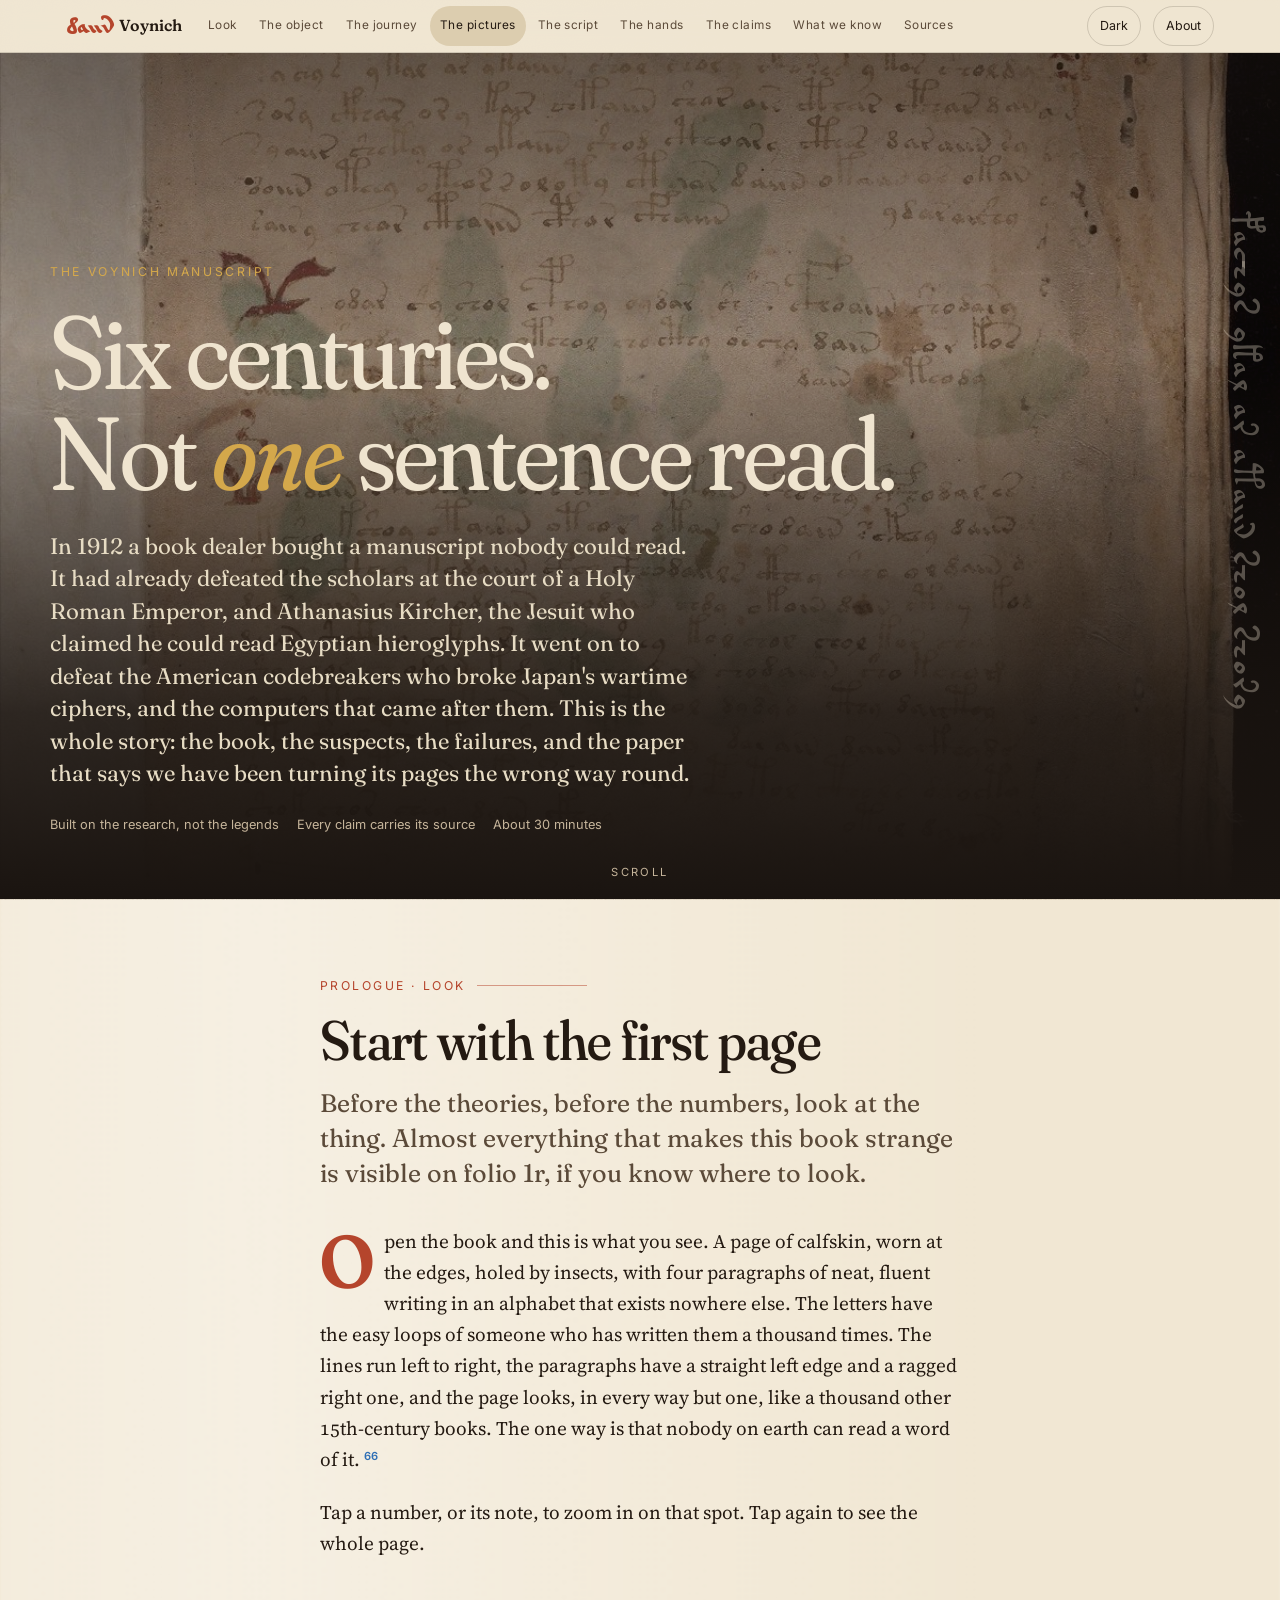
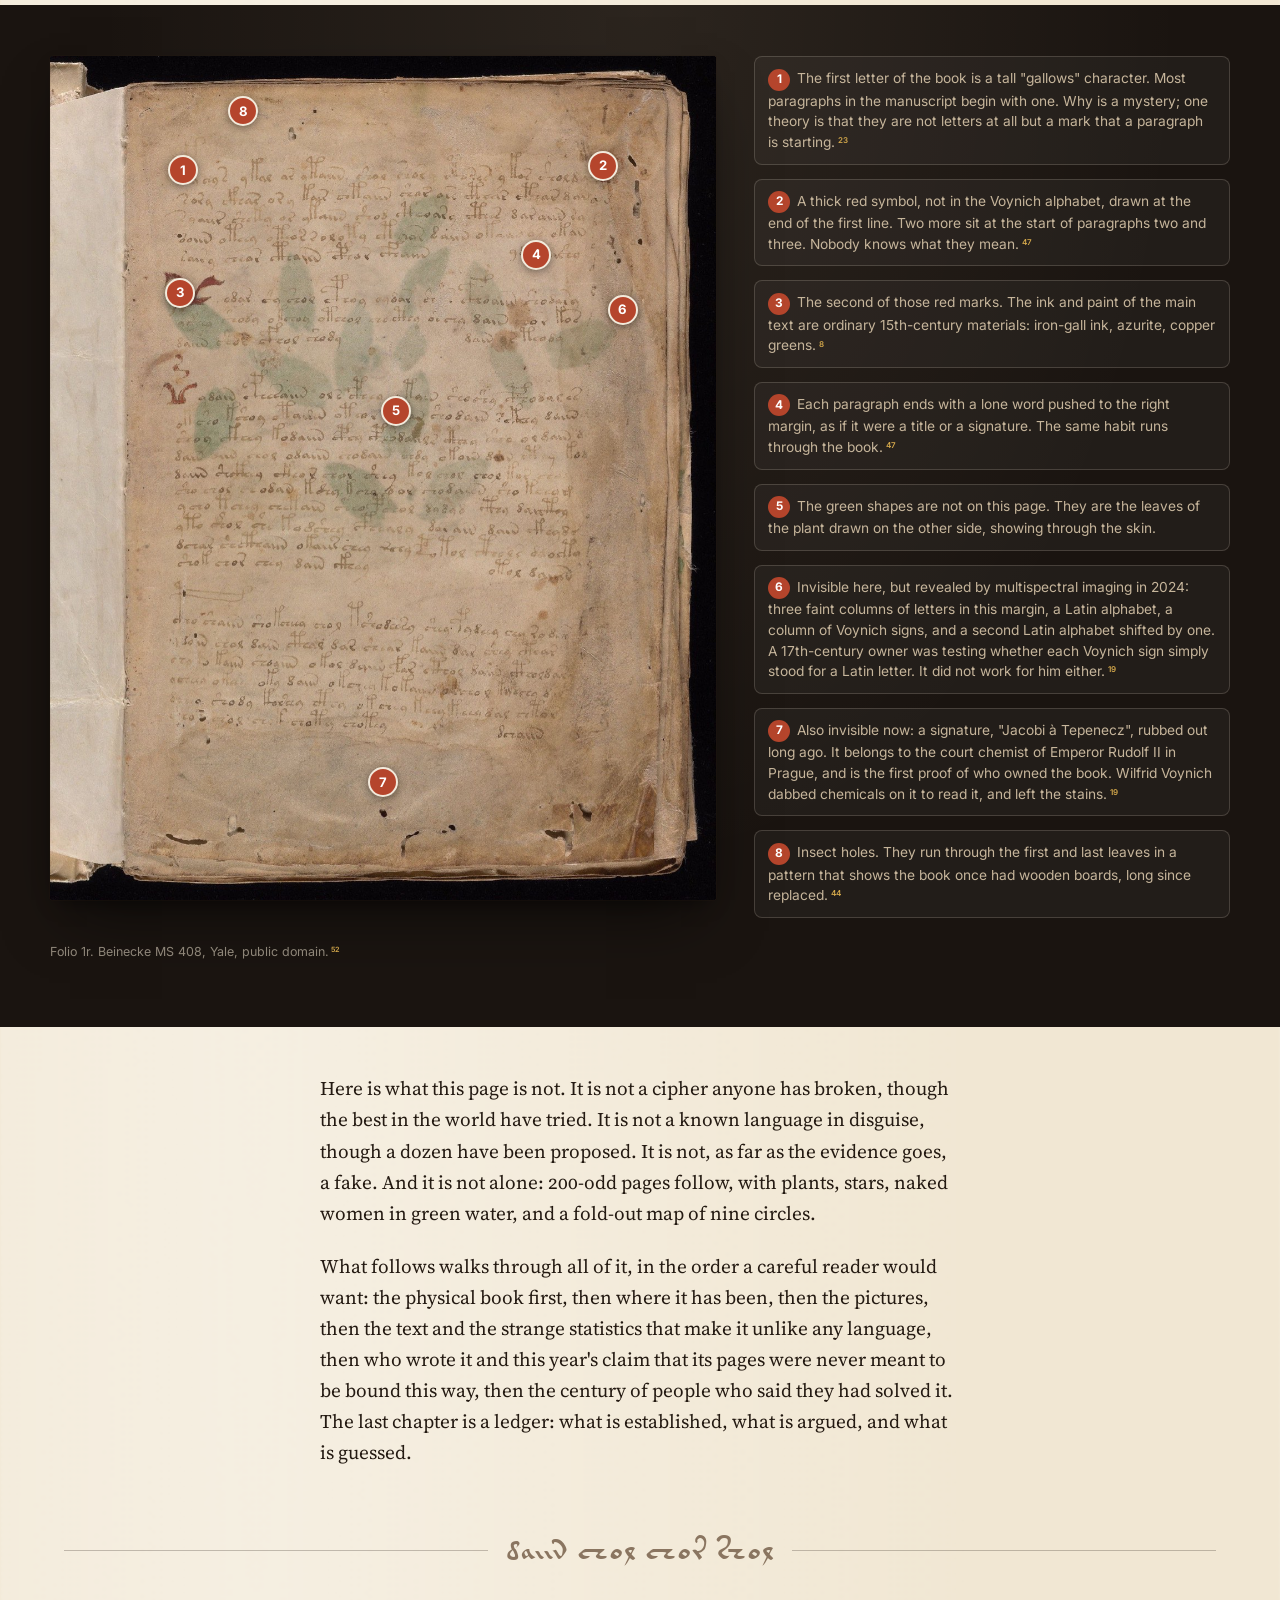
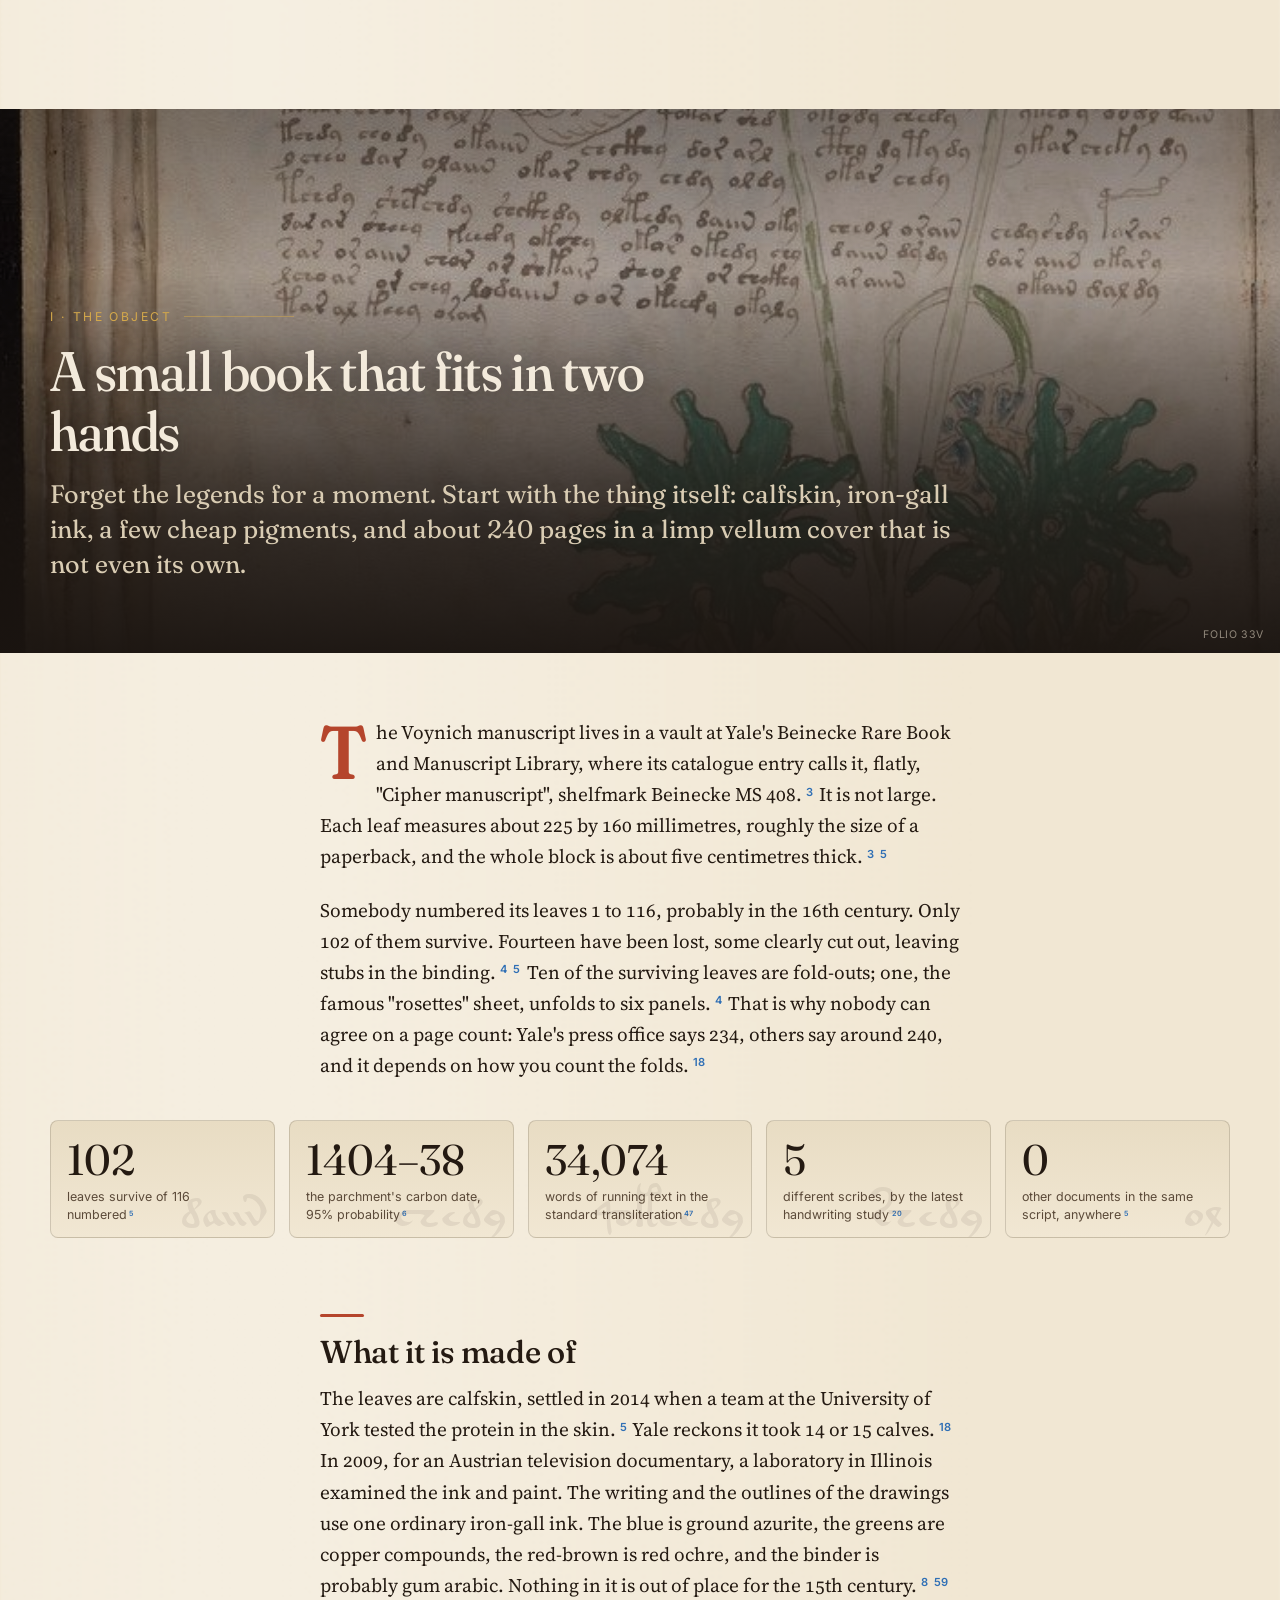
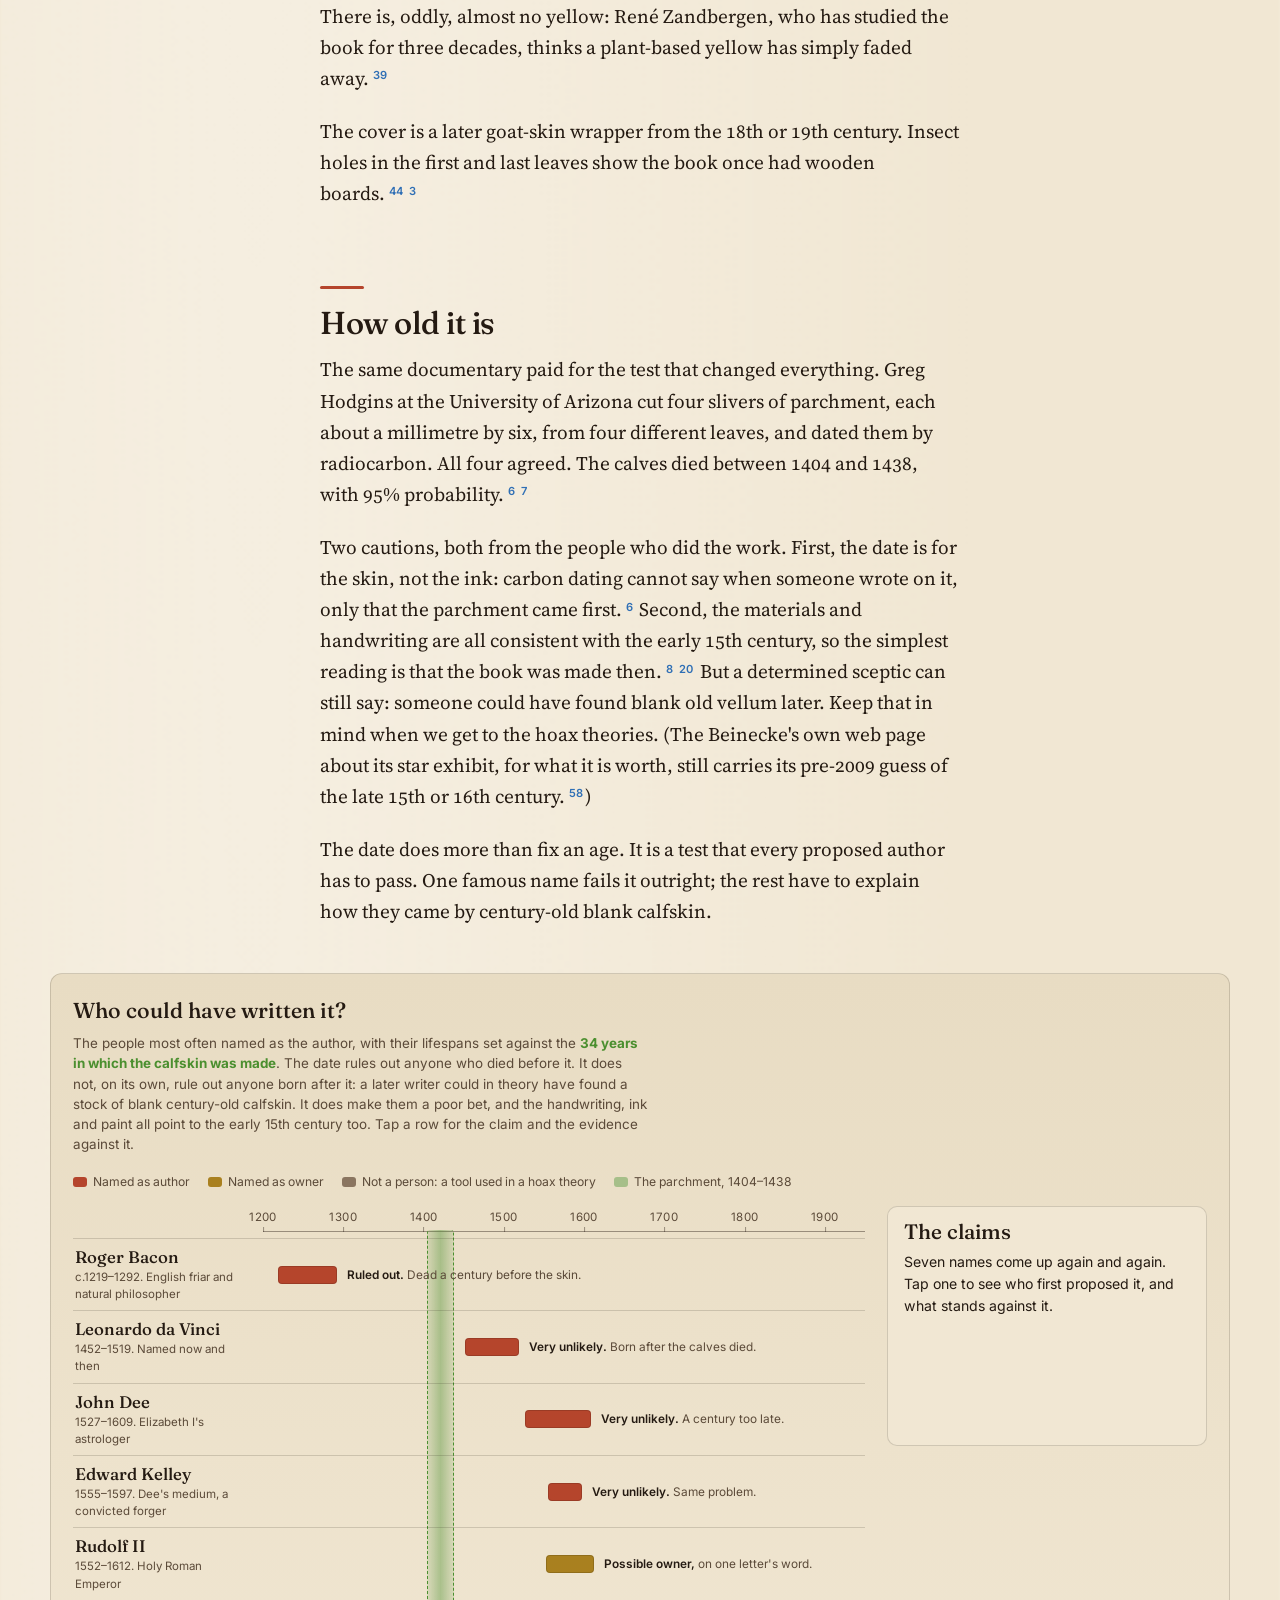
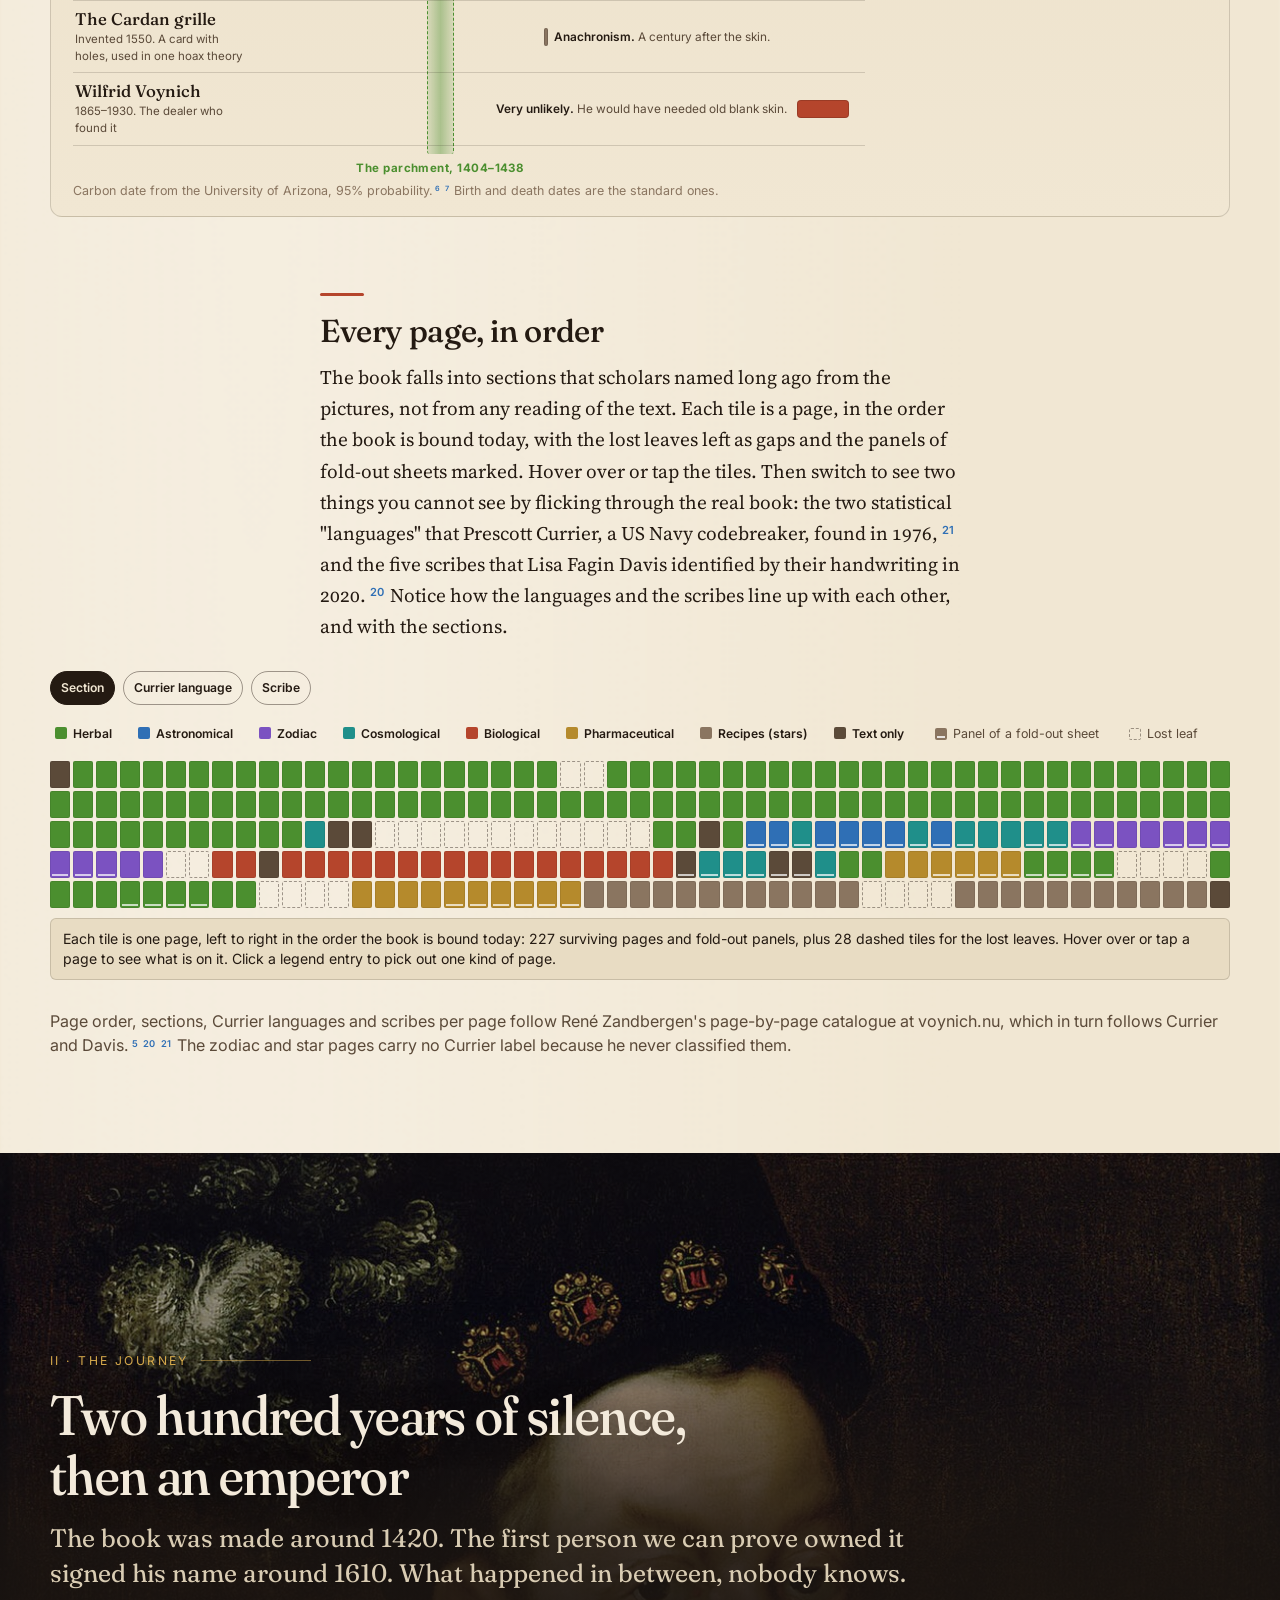
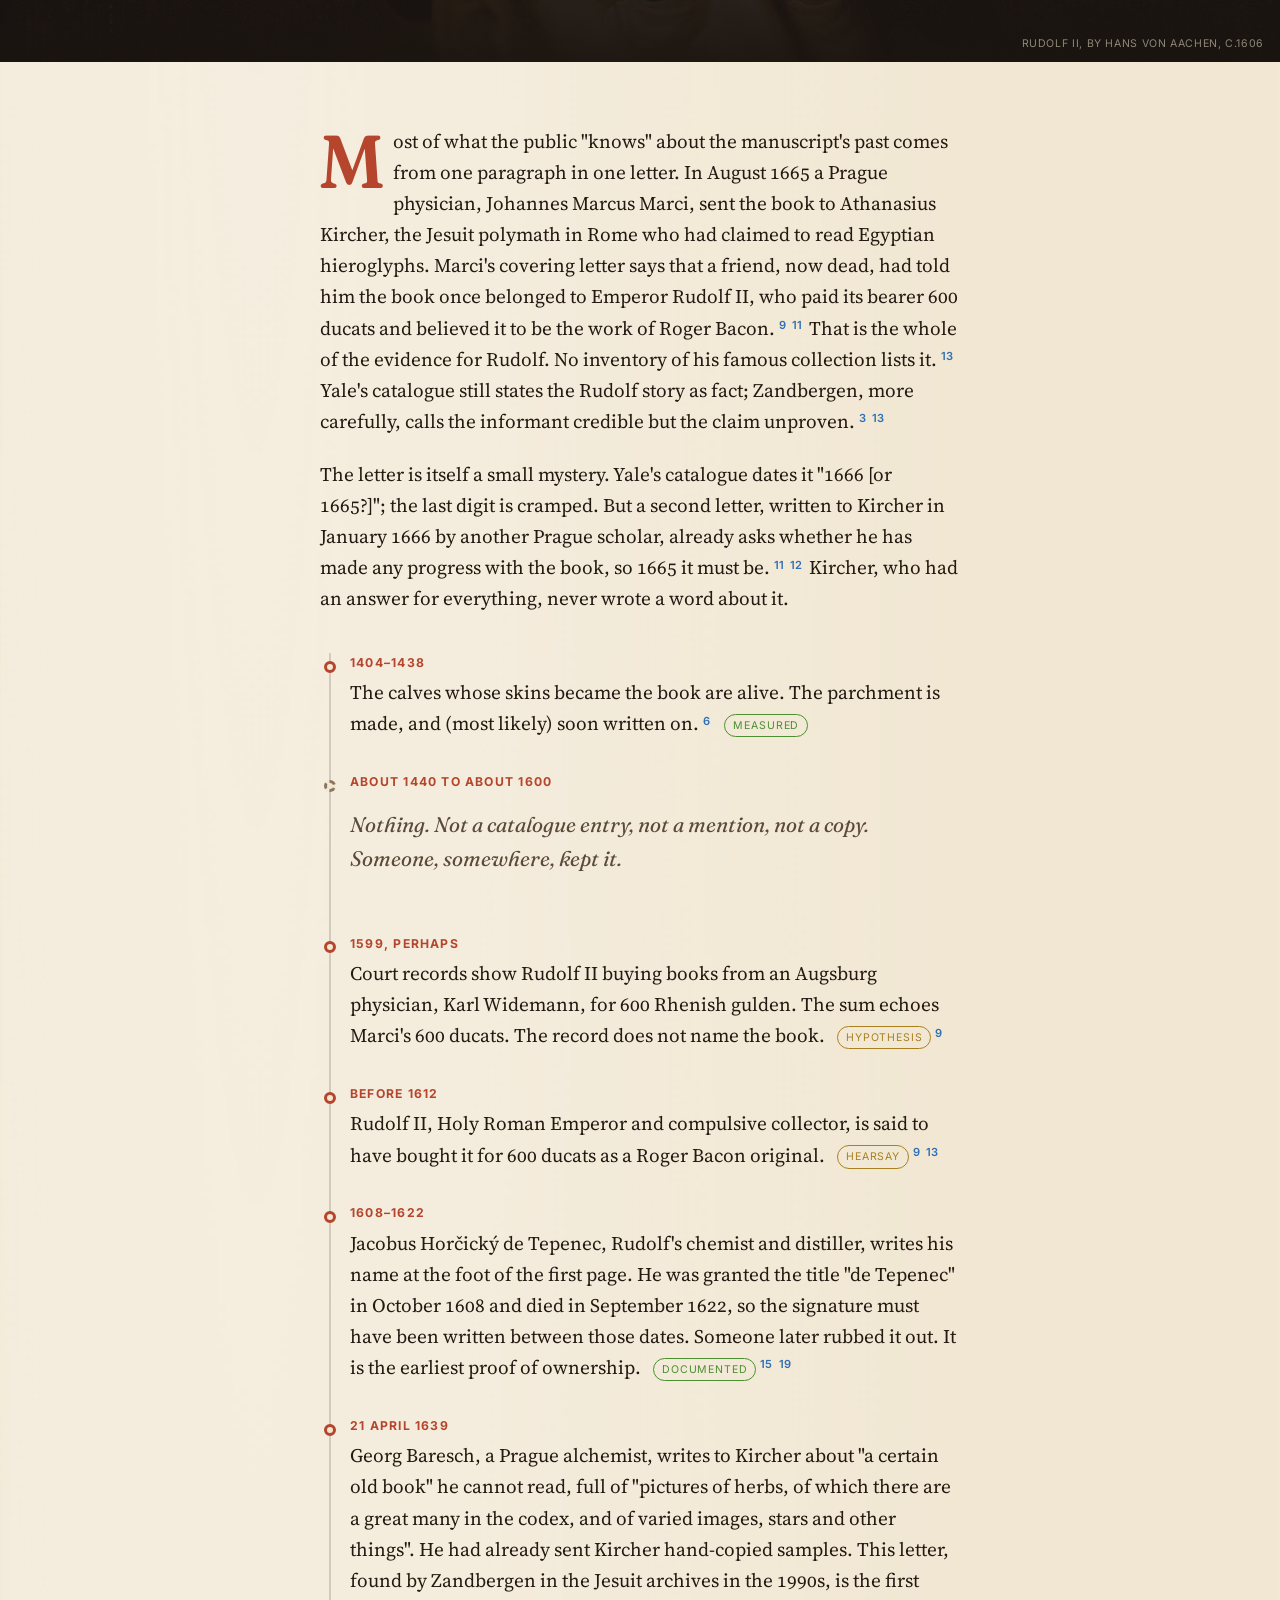
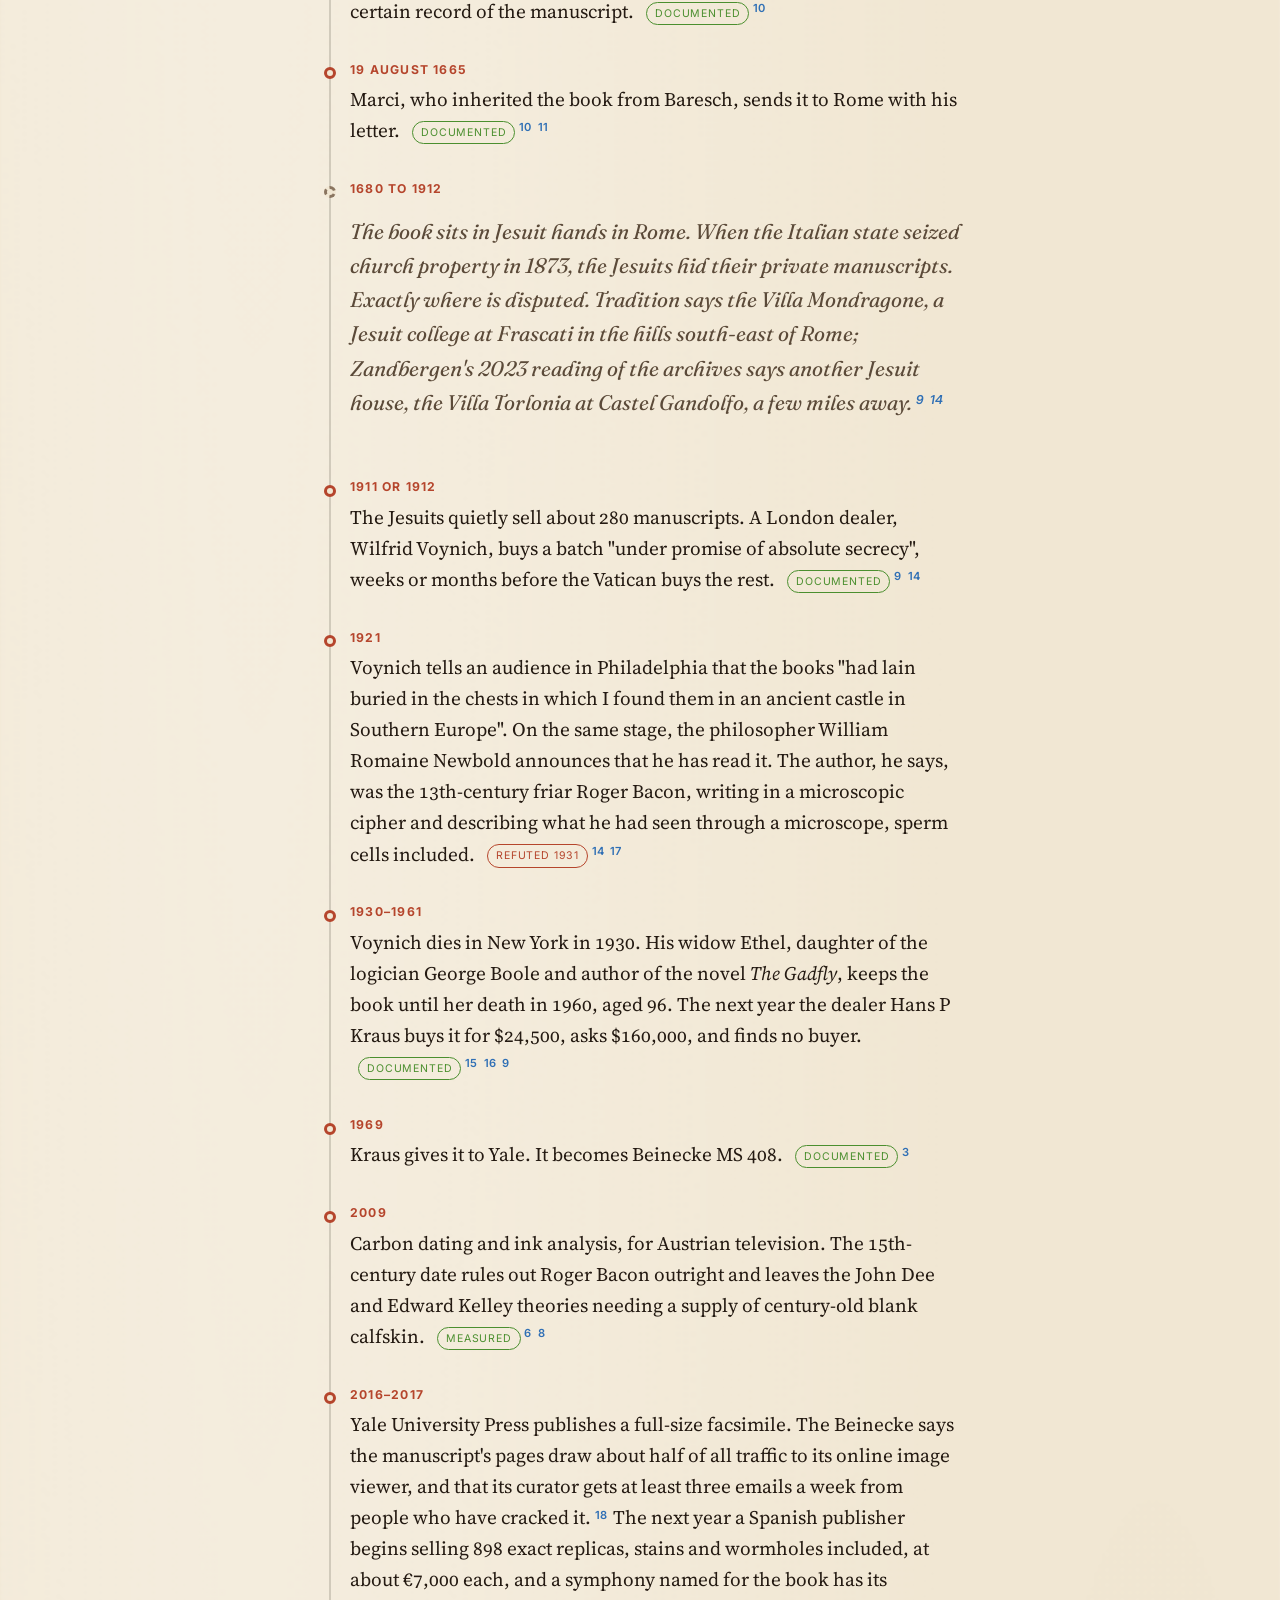
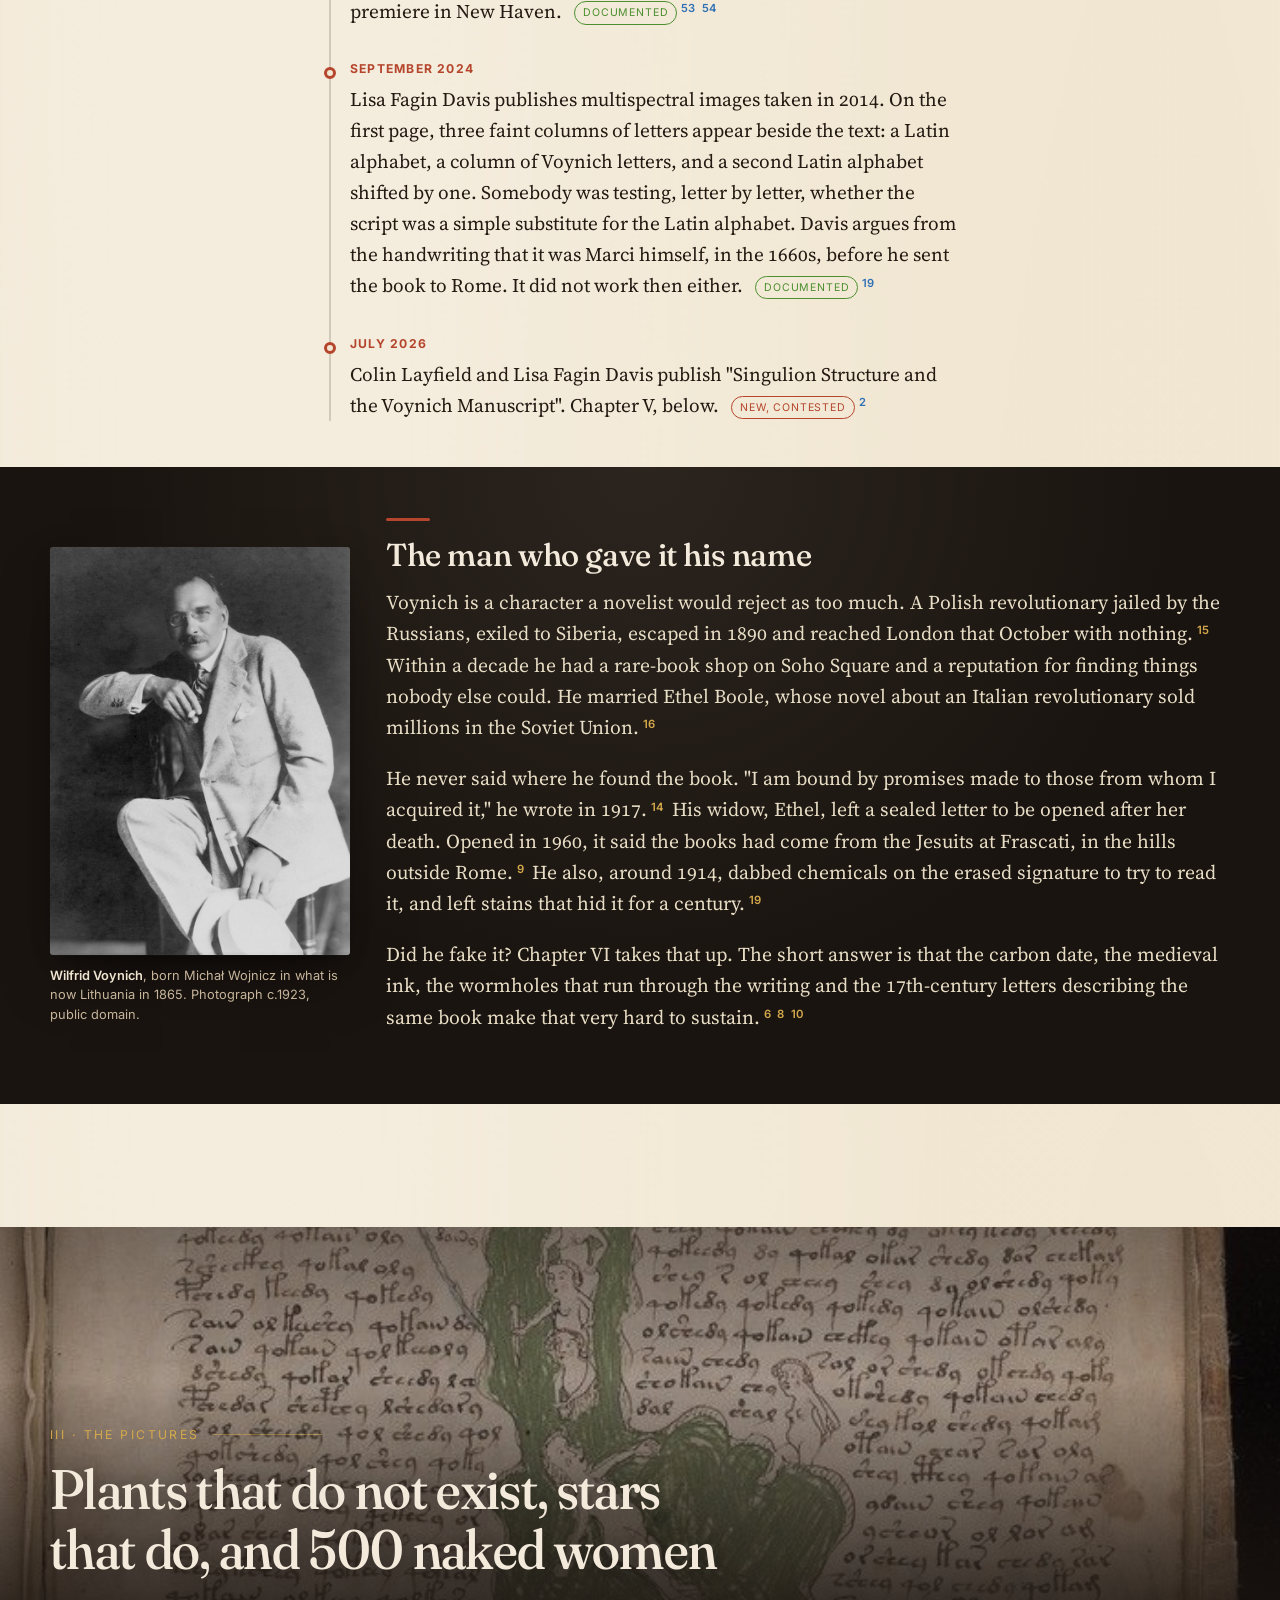
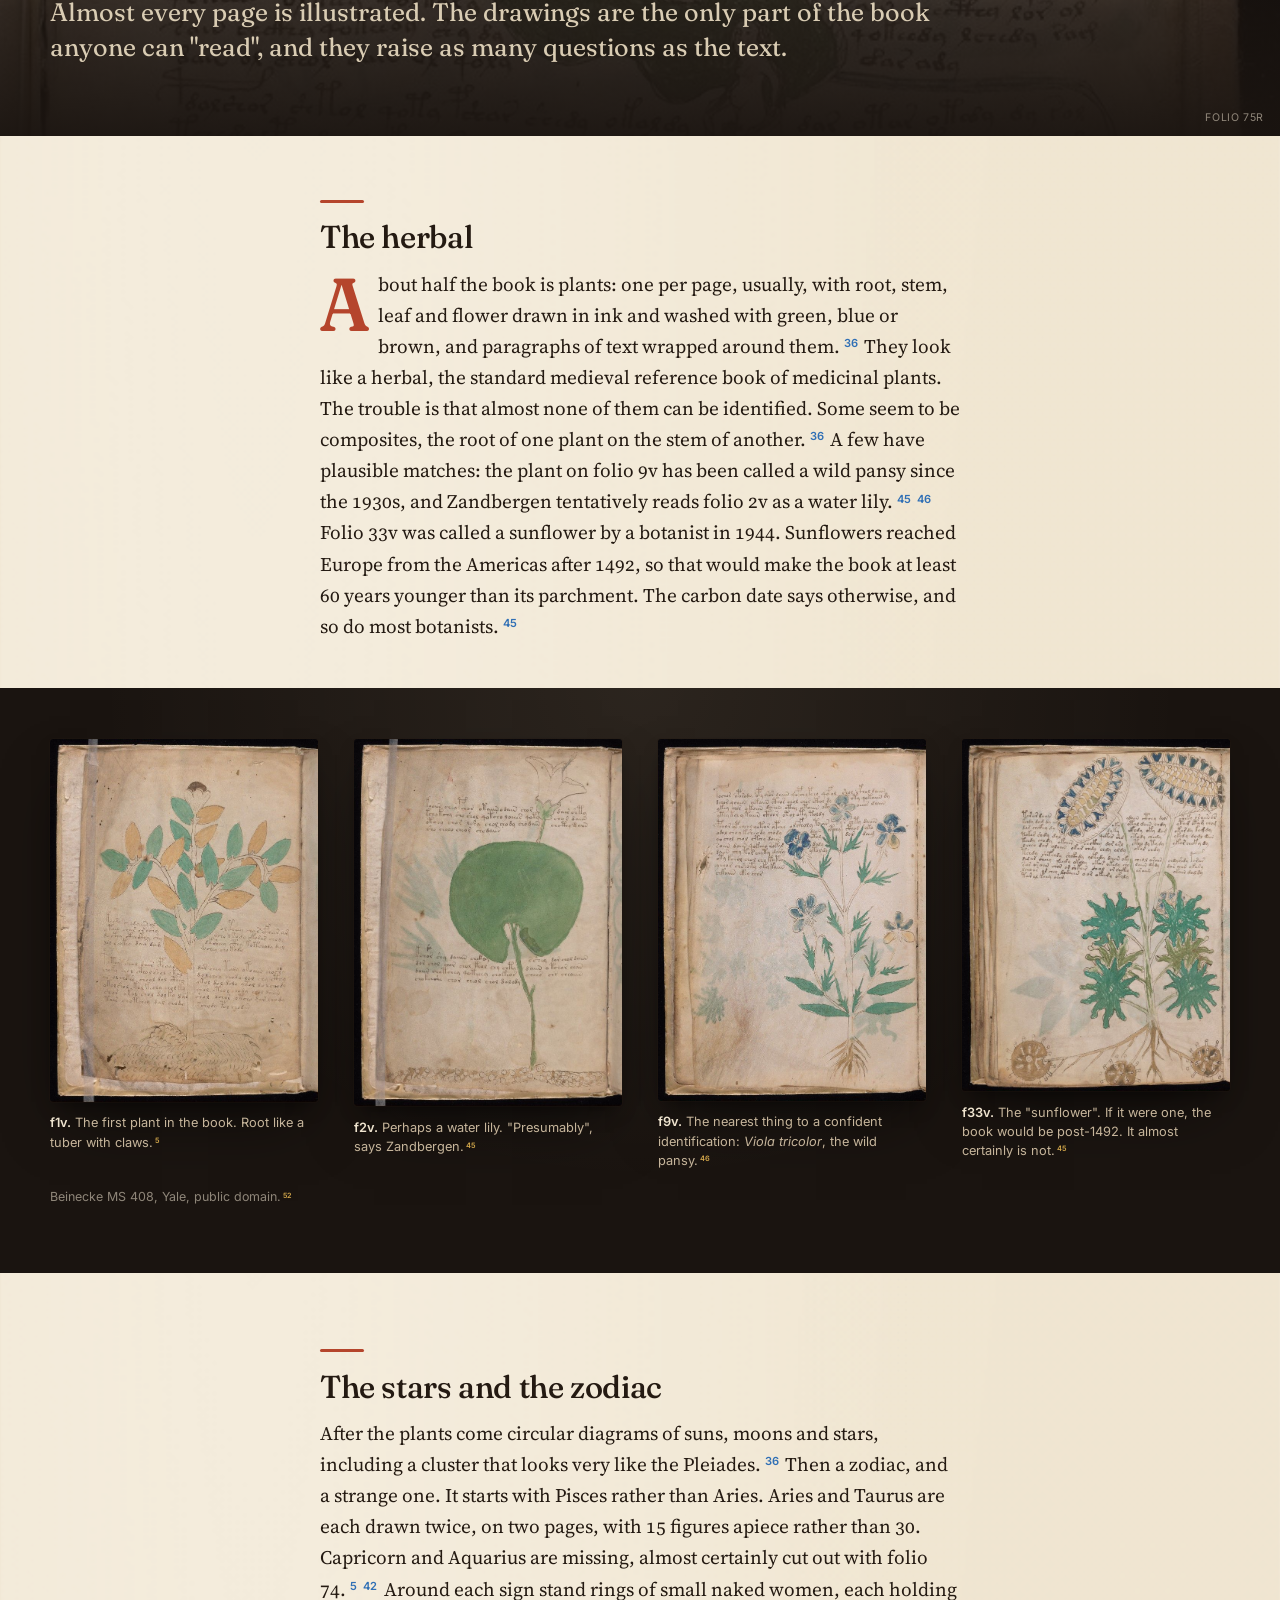
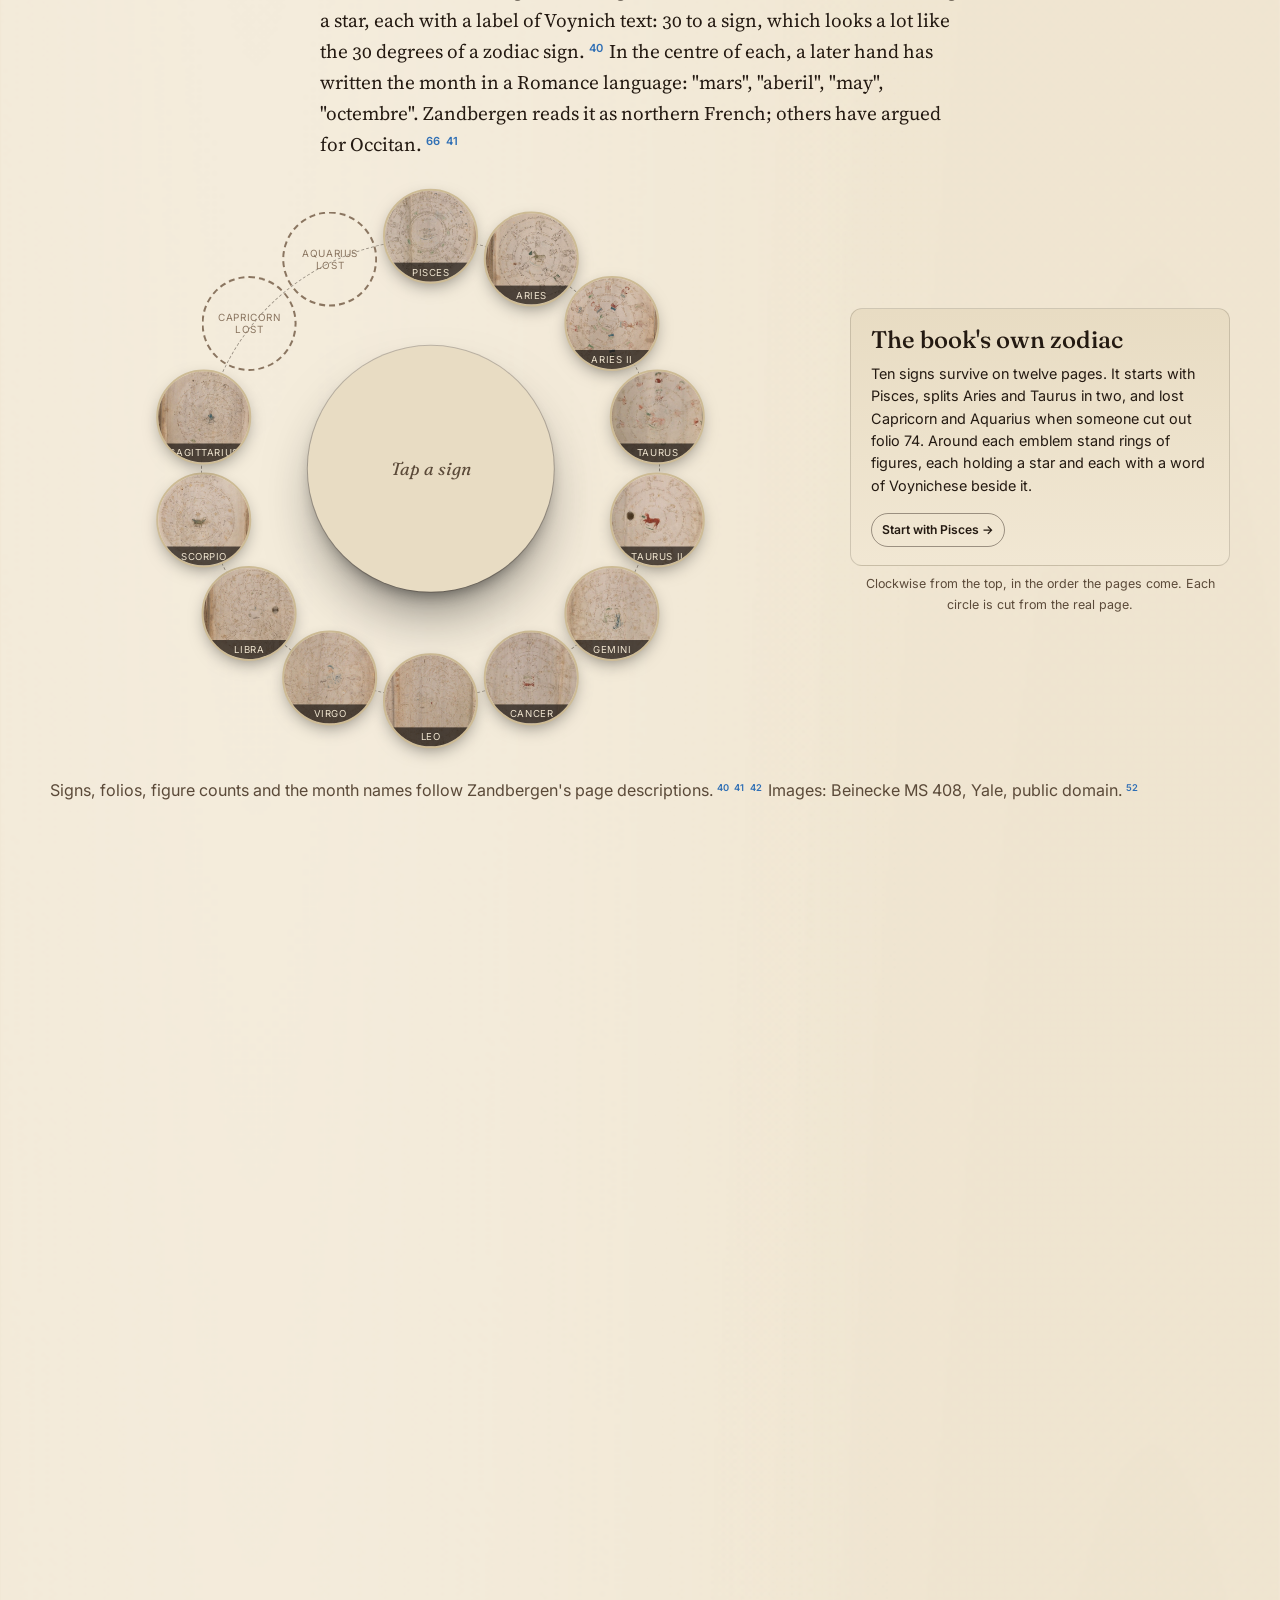
<file: index.html>
<!doctype html>
<html lang="en-GB">
<head>
<meta charset="utf-8">
<meta name="viewport" content="width=device-width, initial-scale=1">
<title>Six centuries, not one sentence read: the Voynich manuscript</title>
<meta name="description" content="An interactive guide to the Voynich manuscript: the book, the suspects, the codebreakers who failed, and the 2026 paper that says its pages are in the wrong order.">
<meta name="color-scheme" content="light dark">
<link rel="preconnect" href="https://fonts.googleapis.com">
<link rel="preconnect" href="https://fonts.gstatic.com" crossorigin>
<link href="https://fonts.googleapis.com/css2?family=Fraunces:ital,opsz,wght,SOFT,WONK@0,9..144,300..700,0..100,0..1;1,9..144,300..700,0..100,0..1&family=Source+Serif+4:ital,opsz,wght@0,8..60,400;0,8..60,600;1,8..60,400&family=Inter:wght@400;600;700&display=swap" rel="stylesheet">
<link rel="stylesheet" href="css/style.css?v=7">
<link rel="icon" href="data:image/svg+xml,%3Csvg xmlns='http://www.w3.org/2000/svg' viewBox='0 0 32 32'%3E%3Crect width='32' height='32' rx='6' fill='%23241a12'/%3E%3Ccircle cx='16' cy='16' r='9' fill='none' stroke='%23d4a84b' stroke-width='2.5'/%3E%3Ccircle cx='16' cy='16' r='3' fill='%23d4a84b'/%3E%3C/svg%3E">
</head>
<body>
<a class="skip" href="#main">Skip to content</a>

<header class="topbar">
  <div class="inner">
    <a class="brand" href="#top"><span class="eva" aria-hidden="true">daiin</span><span class="word">Voynich</span><span class="visually-hidden">Voynich: back to top</span></a>
    <nav class="chapnav" aria-label="Chapters">
      <a href="#look">Look</a>
      <a href="#object">The object</a>
      <a href="#journey">The journey</a>
      <a href="#pictures">The pictures</a>
      <a href="#script">The script</a>
      <a href="#hands">The hands</a>
      <a href="#claims">The claims</a>
      <a href="#verdict">What we know</a>
      <a href="#sources">Sources</a>
    </nav>
    <button class="iconbtn" id="theme-toggle" type="button" aria-label="Switch theme">Dark</button>
    <a class="iconbtn" href="about.html" aria-label="About this page" style="text-decoration:none">About</a>
  </div>
  <div class="progress" aria-hidden="true"></div>
</header>

<main id="main">
<section class="hero" id="top" aria-labelledby="h1">
  <img class="hero-img" src="img/f1r.jpg" alt="" fetchpriority="high">
  <div class="eva-strip" aria-hidden="true">fachys ykal ar ataiin shol shory</div>
  <div class="inner">
    <p class="kicker">The Voynich manuscript</p>
    <h1 id="h1">Six centuries.<br>Not <em>one</em> sentence read.</h1>
    <p class="dek">In 1912 a book dealer bought a manuscript nobody could read. It had already defeated the scholars at the court of a Holy Roman Emperor, and Athanasius Kircher, the Jesuit who claimed he could read Egyptian hieroglyphs. It went on to defeat the American codebreakers who broke Japan's wartime ciphers, and the computers that came after them. This is the whole story: the book, the suspects, the failures, and the paper that says we have been turning its pages the wrong way round.</p>
    <div class="byline"><span>Built on the research, not the legends</span><span>Every claim carries its source</span><span>About 30 minutes</span></div>
  </div>
  <div class="cue" aria-hidden="true">Scroll</div>
</section>

<!-- ============ LOOK ============ -->
<section class="chapter" id="look" aria-labelledby="h-look">
  <div class="chapter-head reveal" style="padding-top:clamp(3rem,6vw,6rem)">
    <p class="chapter-num">Prologue · Look</p>
    <h2 id="h-look">Start with the first page</h2>
    <p class="standfirst">Before the theories, before the numbers, look at the thing. Almost everything that makes this book strange is visible on folio 1r, if you know where to look.</p>
  </div>
  <div class="prose reveal">
    <p class="drop">Open the book and this is what you see. A page of calfskin, worn at the edges, holed by insects, with four paragraphs of neat, fluent writing in an alphabet that exists nowhere else. The letters have the easy loops of someone who has written them a thousand times. The lines run left to right, the paragraphs have a straight left edge and a ragged right one, and the page looks, in every way but one, like a thousand other 15th-century books. The one way is that nobody on earth can read a word of it.<sup class="cite"><a href="#src-66">66</a></sup></p>
    <p>Tap a number, or its note, to zoom in on that spot. Tap again to see the whole page.</p>
  </div>
  <div class="museum reveal">
    <div class="inner walk">
      <div class="annot">
        <img src="img/f1r.jpg" alt="Folio 1r of the Voynich manuscript: four paragraphs of text in an unknown script on worn calfskin, with faint green shapes showing through from the plant drawn on the other side" loading="eager">
        <button class="pin" type="button" style="left:20%;top:13.5%" aria-controls="lk1" aria-expanded="false">1</button>
        <button class="pin" type="button" style="left:83%;top:13%" aria-controls="lk2" aria-expanded="false">2</button>
        <button class="pin" type="button" style="left:19.5%;top:28%" aria-controls="lk3" aria-expanded="false">3</button>
        <button class="pin" type="button" style="left:73%;top:23.5%" aria-controls="lk4" aria-expanded="false">4</button>
        <button class="pin" type="button" style="left:52%;top:42%" aria-controls="lk5" aria-expanded="false">5</button>
        <button class="pin" type="button" style="left:86%;top:30%" aria-controls="lk6" aria-expanded="false">6</button>
        <button class="pin" type="button" style="left:50%;top:86%" aria-controls="lk7" aria-expanded="false">7</button>
        <button class="pin" type="button" style="left:29%;top:6.5%" aria-controls="lk8" aria-expanded="false">8</button>
      </div>
      <ul class="pin-notes">
        <li id="lk1"><b>1</b>The first letter of the book is a tall "gallows" character. Most paragraphs in the manuscript begin with one. Why is a mystery; one theory is that they are not letters at all but a mark that a paragraph is starting.<sup class="cite"><a href="#src-23">23</a></sup></li>
        <li id="lk2"><b>2</b>A thick red symbol, not in the Voynich alphabet, drawn at the end of the first line. Two more sit at the start of paragraphs two and three. Nobody knows what they mean.<sup class="cite"><a href="#src-47">47</a></sup></li>
        <li id="lk3"><b>3</b>The second of those red marks. The ink and paint of the main text are ordinary 15th-century materials: iron-gall ink, azurite, copper greens.<sup class="cite"><a href="#src-8">8</a></sup></li>
        <li id="lk4"><b>4</b>Each paragraph ends with a lone word pushed to the right margin, as if it were a title or a signature. The same habit runs through the book.<sup class="cite"><a href="#src-47">47</a></sup></li>
        <li id="lk5"><b>5</b>The green shapes are not on this page. They are the leaves of the plant drawn on the other side, showing through the skin.</li>
        <li id="lk6"><b>6</b>Invisible here, but revealed by multispectral imaging in 2024: three faint columns of letters in this margin, a Latin alphabet, a column of Voynich signs, and a second Latin alphabet shifted by one. A 17th-century owner was testing whether each Voynich sign simply stood for a Latin letter. It did not work for him either.<sup class="cite"><a href="#src-19">19</a></sup></li>
        <li id="lk7"><b>7</b>Also invisible now: a signature, "Jacobi à Tepenecz", rubbed out long ago. It belongs to the court chemist of Emperor Rudolf II in Prague, and is the first proof of who owned the book. Wilfrid Voynich dabbed chemicals on it to read it, and left the stains.<sup class="cite"><a href="#src-19">19</a></sup></li>
        <li id="lk8"><b>8</b>Insect holes. They run through the first and last leaves in a pattern that shows the book once had wooden boards, long since replaced.<sup class="cite"><a href="#src-44">44</a></sup></li>
      </ul>
    </div>
    <div class="inner"><p class="note">Folio 1r. Beinecke MS 408, Yale, public domain.<sup class="cite"><a href="#src-52">52</a></sup></p></div>
  </div>
  <div class="prose reveal">
    <p>Here is what this page is not. It is not a cipher anyone has broken, though the best in the world have tried. It is not a known language in disguise, though a dozen have been proposed. It is not, as far as the evidence goes, a fake. And it is not alone: 200-odd pages follow, with plants, stars, naked women in green water, and a fold-out map of nine circles.</p>
    <p>What follows walks through all of it, in the order a careful reader would want: the physical book first, then where it has been, then the pictures, then the text and the strange statistics that make it unlike any language, then who wrote it and this year's claim that its pages were never meant to be bound this way, then the century of people who said they had solved it. The last chapter is a ledger: what is established, what is argued, and what is guessed.</p>
  </div>
  <div class="orn" aria-hidden="true">daiin chol chor shol</div>
</section>

<!-- ============ I. THE OBJECT ============ -->
<section class="chapter" id="object" aria-labelledby="h-object">
  <div class="opener" style="--pos:center 40%"><img src="img/f33v.jpg" alt="" loading="lazy"><div class="inner"><p class="chapter-num">I · The object</p><h2 id="h-object">A small book that fits in two hands</h2><p class="standfirst">Forget the legends for a moment. Start with the thing itself: calfskin, iron-gall ink, a few cheap pigments, and about 240 pages in a limp vellum cover that is not even its own.</p></div><span class="credit">Folio 33v</span></div>

  <div class="prose reveal">
    <p class="drop">The Voynich manuscript lives in a vault at Yale's Beinecke Rare Book and Manuscript Library, where its catalogue entry calls it, flatly, "Cipher manuscript", shelfmark Beinecke MS 408.<sup class="cite"><a href="#src-3">3</a></sup> It is not large. Each leaf measures about 225 by 160 millimetres, roughly the size of a paperback, and the whole block is about five centimetres thick.<sup class="cite"><a href="#src-3">3</a></sup><sup class="cite"><a href="#src-5">5</a></sup></p>
    <p>Somebody numbered its leaves 1 to 116, probably in the 16th century. Only 102 of them survive. Fourteen have been lost, some clearly cut out, leaving stubs in the binding.<sup class="cite"><a href="#src-4">4</a></sup><sup class="cite"><a href="#src-5">5</a></sup> Ten of the surviving leaves are fold-outs; one, the famous "rosettes" sheet, unfolds to six panels.<sup class="cite"><a href="#src-4">4</a></sup> That is why nobody can agree on a page count: Yale's press office says 234, others say around 240, and it depends on how you count the folds.<sup class="cite"><a href="#src-18">18</a></sup></p>
  </div>

  <div class="wide reveal">
    <div class="stats" aria-label="Key numbers">
      <div class="stat" data-eva="daiin"><div class="n">102</div><div class="l">leaves survive of 116 numbered<sup class="cite"><a href="#src-5">5</a></sup></div></div>
      <div class="stat" data-eva="chedy"><div class="n">1404–38</div><div class="l">the parchment's carbon date, 95% probability<sup class="cite"><a href="#src-6">6</a></sup></div></div>
      <div class="stat" data-eva="qokeedy"><div class="n"><span data-stat="voynich.tokens">34,000</span></div><div class="l">words of running text in the standard transliteration<sup class="cite"><a href="#src-47">47</a></sup></div></div>
      <div class="stat" data-eva="shedy"><div class="n">5</div><div class="l">different scribes, by the latest handwriting study<sup class="cite"><a href="#src-20">20</a></sup></div></div>
      <div class="stat" data-eva="ol"><div class="n">0</div><div class="l">other documents in the same script, anywhere<sup class="cite"><a href="#src-5">5</a></sup></div></div>
    </div>
  </div>

  <div class="prose reveal">
    <h3>What it is made of</h3>
    <p>The leaves are calfskin, settled in 2014 when a team at the University of York tested the protein in the skin.<sup class="cite"><a href="#src-5">5</a></sup> Yale reckons it took 14 or 15 calves.<sup class="cite"><a href="#src-18">18</a></sup> In 2009, for an Austrian television documentary, a laboratory in Illinois examined the ink and paint. The writing and the outlines of the drawings use one ordinary iron-gall ink. The blue is ground azurite, the greens are copper compounds, the red-brown is red ochre, and the binder is probably gum arabic. Nothing in it is out of place for the 15th century.<sup class="cite"><a href="#src-8">8</a></sup><sup class="cite"><a href="#src-59">59</a></sup> There is, oddly, almost no yellow: René Zandbergen, who has studied the book for three decades, thinks a plant-based yellow has simply faded away.<sup class="cite"><a href="#src-39">39</a></sup></p>
    <p>The cover is a later goat-skin wrapper from the 18th or 19th century. Insect holes in the first and last leaves show the book once had wooden boards.<sup class="cite"><a href="#src-44">44</a></sup><sup class="cite"><a href="#src-3">3</a></sup></p>

    <h3>How old it is</h3>
    <p>The same documentary paid for the test that changed everything. Greg Hodgins at the University of Arizona cut four slivers of parchment, each about a millimetre by six, from four different leaves, and dated them by radiocarbon. All four agreed. The calves died between 1404 and 1438, with 95% probability.<sup class="cite"><a href="#src-6">6</a></sup><sup class="cite"><a href="#src-7">7</a></sup></p>
    <p>Two cautions, both from the people who did the work. First, the date is for the skin, not the ink: carbon dating cannot say when someone wrote on it, only that the parchment came first.<sup class="cite"><a href="#src-6">6</a></sup> Second, the materials and handwriting are all consistent with the early 15th century, so the simplest reading is that the book was made then.<sup class="cite"><a href="#src-8">8</a></sup><sup class="cite"><a href="#src-20">20</a></sup> But a determined sceptic can still say: someone could have found blank old vellum later. Keep that in mind when we get to the hoax theories. (The Beinecke's own web page about its star exhibit, for what it is worth, still carries its pre-2009 guess of the late 15th or 16th century.<sup class="cite"><a href="#src-58">58</a></sup>)</p>
    <p>The date does more than fix an age. It is a test that every proposed author has to pass. One famous name fails it outright; the rest have to explain how they came by century-old blank calfskin.</p>
  </div>

  <figure class="wide lives reveal" style="--b0:1404;--b1:1438" aria-labelledby="lives-title">
    <div class="title" id="lives-title">Who could have written it?</div>
    <div class="sub">The people most often named as the author, with their lifespans set against the <b>34 years in which the calfskin was made</b>. The date rules out anyone who died before it. It does not, on its own, rule out anyone born after it: a later writer could in theory have found a stock of blank century-old calfskin. It does make them a poor bet, and the handwriting, ink and paint all point to the early 15th century too. Tap a row for the claim and the evidence against it.</div>
    <div class="legend" aria-label="Key"><span><i style="background:var(--ochre)"></i>Named as author</span><span><i style="background:var(--gold)"></i>Named as owner</span><span><i style="background:var(--ink-3)"></i>Not a person: a tool used in a hoax theory</span><span><i style="background:color-mix(in srgb, var(--copper) 45%, var(--paper))"></i>The parchment, 1404–1438</span></div>
    <div class="body">
    <div class="chart-side">
    <div class="axis"><div class="who"></div><div class="ticks"><span style="left:0%">1200</span><span style="left:13.33%">1300</span><span style="left:26.67%">1400</span><span style="left:40%">1500</span><span style="left:53.33%">1600</span><span style="left:66.67%">1700</span><span style="left:80%">1800</span><span style="left:93.33%">1900</span></div></div>
    <div class="rows">
      <div class="band"><span>The parchment, 1404–1438</span></div>
      <div class="row" role="button" tabindex="0" aria-expanded="false" aria-controls="lv-bacon" style="--a:1219;--b:1292"><div class="who"><b>Roger Bacon</b><small>c.1219–1292. English friar and natural philosopher</small></div><div class="track"><div class="bar"></div><div class="verdict"><b>Ruled out.</b> Dead a century before the skin.</div></div></div>
      <div class="row" role="button" tabindex="0" aria-expanded="false" aria-controls="lv-leonardo" style="--a:1452;--b:1519"><div class="who"><b>Leonardo da Vinci</b><small>1452–1519. Named now and then</small></div><div class="track"><div class="bar"></div><div class="verdict"><b>Very unlikely.</b> Born after the calves died.</div></div></div>
      <div class="row" role="button" tabindex="0" aria-expanded="false" aria-controls="lv-dee" style="--a:1527;--b:1609"><div class="who"><b>John Dee</b><small>1527–1609. Elizabeth I's astrologer</small></div><div class="track"><div class="bar"></div><div class="verdict"><b>Very unlikely.</b> A century too late.</div></div></div>
      <div class="row" role="button" tabindex="0" aria-expanded="false" aria-controls="lv-kelley" style="--a:1555;--b:1597"><div class="who"><b>Edward Kelley</b><small>1555–1597. Dee's medium, a convicted forger</small></div><div class="track"><div class="bar"></div><div class="verdict"><b>Very unlikely.</b> Same problem.</div></div></div>
      <div class="row" role="button" tabindex="0" aria-expanded="false" aria-controls="lv-rudolf" style="--a:1552;--b:1612"><div class="who"><b>Rudolf II</b><small>1552–1612. Holy Roman Emperor</small></div><div class="track"><div class="bar ok"></div><div class="verdict"><b>Possible owner,</b> on one letter's word.</div></div></div>
      <div class="row" role="button" tabindex="0" aria-expanded="false" aria-controls="lv-grille" style="--a:1550;--b:1550"><div class="who"><b>The Cardan grille</b><small>Invented 1550. A card with holes, used in one hoax theory</small></div><div class="track"><div class="bar tool"></div><div class="verdict"><b>Anachronism.</b> A century after the skin.</div></div></div>
      <div class="row" role="button" tabindex="0" aria-expanded="false" aria-controls="lv-voynich" style="--a:1865;--b:1930"><div class="who"><b>Wilfrid Voynich</b><small>1865–1930. The dealer who found it</small></div><div class="track"><div class="bar"></div><div class="verdict flip"><b>Very unlikely.</b> He would have needed old blank skin.</div></div></div>
    </div>
    </div>
    <aside class="panel" aria-live="polite">
      <div class="detail show" id="lv-intro"><h4>The claims</h4><p>Seven names come up again and again. Tap one to see who first proposed it, and what stands against it.</p></div>
      <div class="detail" id="lv-bacon"><h4>Roger Bacon</h4><p class="claim"><b>The claim.</b> The oldest one. Marci's 1665 letter says Rudolf II believed the book was Bacon's; Voynich and William Romaine Newbold revived the idea in 1921, with Newbold claiming to have read Bacon's microscope notes in it.<sup class="cite"><a href="#src-9">9</a></sup><sup class="cite"><a href="#src-17">17</a></sup></p><p><b>Against it.</b> Bacon died in 1292. The calfskin was made more than a century later. Newbold's decipherment was shown in 1931 to be built on cracks in the ink and an anagram step that could produce any text.<sup class="cite"><a href="#src-6">6</a></sup><sup class="cite"><a href="#src-17">17</a></sup></p><span class="status contested">Ruled out</span></div>
      <div class="detail" id="lv-leonardo"><h4>Leonardo da Vinci</h4><p class="claim"><b>The claim.</b> Raised from time to time, usually on the strength of the plants and the left-handed look of some strokes; the Guardian's report notes it among the attributions.<sup class="cite"><a href="#src-1">1</a></sup></p><p><b>Against it.</b> He was born in 1452, at least 14 years after the latest date for the skin. He would have had to write, as a child or young man, on blank calfskin kept for decades. No document connects him to the book, and the handwriting style is earlier than his.<sup class="cite"><a href="#src-6">6</a></sup><sup class="cite"><a href="#src-20">20</a></sup></p><span class="status contested">Very unlikely</span></div>
      <div class="detail" id="lv-dee"><h4>John Dee</h4><p class="claim"><b>The claim.</b> Voynich's own theory: that Dee, Elizabeth I's astrologer, carried the book to Rudolf's court in Prague in the 1580s. It rests on a diary entry mentioning 630 ducats and a later remark by Dee's son about a book "all in hieroglyphicks".<sup class="cite"><a href="#src-13">13</a></sup></p><p><b>Against it.</b> The diary entry records Dee paying money, not receiving it; the son's remark was made decades later about a book that is probably a different one; and nothing in Dee's own hand matches the manuscript. As author he is a century too late for the skin.<sup class="cite"><a href="#src-13">13</a></sup><sup class="cite"><a href="#src-6">6</a></sup></p><span class="status contested">Very unlikely</span></div>
      <div class="detail" id="lv-kelley"><h4>Edward Kelley</h4><p class="claim"><b>The claim.</b> Dee's medium, a man once pilloried for forgery, faked the book to sell to Rudolf. Robert Brumbaugh argued a version of this in the 1970s and Gordon Rugg suggested it in 2004.<sup class="cite"><a href="#src-65">65</a></sup><sup class="cite"><a href="#src-25">25</a></sup></p><p><b>Against it.</b> Born in 1555, he would have needed a stock of blank calfskin 120 years old, and ink, paint and handwriting that all pass as early 15th-century. The 2009 tests found nothing later than that.<sup class="cite"><a href="#src-6">6</a></sup><sup class="cite"><a href="#src-8">8</a></sup></p><span class="status contested">Very unlikely</span></div>
      <div class="detail" id="lv-rudolf"><h4>Rudolf II</h4><p class="claim"><b>The claim.</b> Not that he wrote it, but that he bought it for 600 ducats. The only evidence is Marci's letter of 1665, relaying what a friend had told him decades earlier.<sup class="cite"><a href="#src-9">9</a></sup></p><p><b>Weighing it.</b> No inventory of Rudolf's collection lists the book, but his chemist signed its first page, so it was at his court. Zandbergen calls the informant credible and the claim unproven.<sup class="cite"><a href="#src-13">13</a></sup><sup class="cite"><a href="#src-15">15</a></sup></p><span class="status hearsay">Possible owner</span></div>
      <div class="detail" id="lv-grille"><h4>The Cardan grille</h4><p class="claim"><b>The claim.</b> In 2004 Gordon Rugg showed that a table of syllables and a card with holes cut in it, a device the Italian mathematician Girolamo Cardano described in 1550, could churn out Voynich-like gibberish at speed. So the book could be a hoax.<sup class="cite"><a href="#src-25">25</a></sup></p><p><b>Against it.</b> The grille was described a century after the skin was made, so a hoaxer would have needed either old vellum or an unrecorded earlier grille. The method also fails to reproduce particular passages or Currier's two languages. Rugg replied in 2016 that a low-technology hoax can still explain the main statistics.<sup class="cite"><a href="#src-62">62</a></sup><sup class="cite"><a href="#src-35">35</a></sup></p><span class="status contested">Anachronism</span></div>
      <div class="detail" id="lv-voynich"><h4>Wilfrid Voynich</h4><p class="claim"><b>The claim.</b> The dealer forged it himself around 1912, having the motive, the skills and a convenient secrecy about where it came from. Argued in print since 1986.<sup class="cite"><a href="#src-35">35</a></sup></p><p><b>Against it.</b> The skin is 15th-century, the ink and pigments are medieval, wormholes run through the writing, the scans show no erased earlier text, and three letters from 1639 to 1666 in a Roman archive describe this book. He would have needed all of that to line up by chance. Zandbergen calls it an "unacceptable coincidence".<sup class="cite"><a href="#src-6">6</a></sup><sup class="cite"><a href="#src-8">8</a></sup><sup class="cite"><a href="#src-10">10</a></sup><sup class="cite"><a href="#src-19">19</a></sup><sup class="cite"><a href="#src-35">35</a></sup></p><span class="status contested">Very unlikely</span></div>
    </aside>
    </div>
    <figcaption class="foot">Carbon date from the University of Arizona, 95% probability.<sup class="cite"><a href="#src-6">6</a></sup><sup class="cite"><a href="#src-7">7</a></sup> Birth and death dates are the standard ones.</figcaption>
  </figure>

  <div class="prose reveal">
    <h3>Every page, in order</h3>
    <p>The book falls into sections that scholars named long ago from the pictures, not from any reading of the text. Each tile is a page, in the order the book is bound today, with the lost leaves left as gaps and the panels of fold-out sheets marked. Hover over or tap the tiles. Then switch to see two things you cannot see by flicking through the real book: the two statistical "languages" that Prescott Currier, a US Navy codebreaker, found in 1976,<sup class="cite"><a href="#src-21">21</a></sup> and the five scribes that Lisa Fagin Davis identified by their handwriting in 2020.<sup class="cite"><a href="#src-20">20</a></sup> Notice how the languages and the scribes line up with each other, and with the sections.</p>
  </div>
  <div class="wide reveal"><div class="bookmap" id="bookmap"></div>
    <p class="small">Page order, sections, Currier languages and scribes per page follow René Zandbergen's page-by-page catalogue at voynich.nu, which in turn follows Currier and Davis.<sup class="cite"><a href="#src-5">5</a></sup><sup class="cite"><a href="#src-20">20</a></sup><sup class="cite"><a href="#src-21">21</a></sup> The zodiac and star pages carry no Currier label because he never classified them.</p>
  </div>
</section>

<!-- ============ II. THE JOURNEY ============ -->
<section class="chapter" id="journey" aria-labelledby="h-journey">
  <div class="opener" style="--pos:center 20%"><img src="img/people-rudolf.jpg" alt="" loading="lazy"><div class="inner"><p class="chapter-num">II · The journey</p><h2 id="h-journey">Two hundred years of silence, then an emperor</h2><p class="standfirst">The book was made around 1420. The first person we can prove owned it signed his name around 1610. What happened in between, nobody knows.</p></div><span class="credit">Rudolf II, by Hans von Aachen, c.1606</span></div>
  <div class="prose reveal">
    <p class="drop">Most of what the public "knows" about the manuscript's past comes from one paragraph in one letter. In August 1665 a Prague physician, Johannes Marcus Marci, sent the book to Athanasius Kircher, the Jesuit polymath in Rome who had claimed to read Egyptian hieroglyphs. Marci's covering letter says that a friend, now dead, had told him the book once belonged to Emperor Rudolf II, who paid its bearer 600 ducats and believed it to be the work of Roger Bacon.<sup class="cite"><a href="#src-9">9</a></sup><sup class="cite"><a href="#src-11">11</a></sup> That is the whole of the evidence for Rudolf. No inventory of his famous collection lists it.<sup class="cite"><a href="#src-13">13</a></sup> Yale's catalogue still states the Rudolf story as fact; Zandbergen, more carefully, calls the informant credible but the claim unproven.<sup class="cite"><a href="#src-3">3</a></sup><sup class="cite"><a href="#src-13">13</a></sup></p>
    <p>The letter is itself a small mystery. Yale's catalogue dates it "1666 [or 1665?]"; the last digit is cramped. But a second letter, written to Kircher in January 1666 by another Prague scholar, already asks whether he has made any progress with the book, so 1665 it must be.<sup class="cite"><a href="#src-11">11</a></sup><sup class="cite"><a href="#src-12">12</a></sup> Kircher, who had an answer for everything, never wrote a word about it.</p>
  </div>

  <div class="prose reveal">
    <div class="timeline" aria-label="Timeline of the manuscript's known history">
      <div class="tl-item"><div class="when">1404–1438</div><div class="what"><p>The calves whose skins became the book are alive. The parchment is made, and (most likely) soon written on.<sup class="cite"><a href="#src-6">6</a></sup> <span class="status documented">Measured</span></p></div></div>
      <div class="tl-item gap"><div class="when">About 1440 to about 1600</div><div class="what"><p class="tl-gap">Nothing. Not a catalogue entry, not a mention, not a copy. Someone, somewhere, kept it.</p></div></div>
      <div class="tl-item"><div class="when">1599, perhaps</div><div class="what"><p>Court records show Rudolf II buying books from an Augsburg physician, Karl Widemann, for 600 Rhenish gulden. The sum echoes Marci's 600 ducats. The record does not name the book. <span class="status hearsay">Hypothesis</span><sup class="cite"><a href="#src-9">9</a></sup></p></div></div>
      <div class="tl-item"><div class="when">Before 1612</div><div class="what"><p>Rudolf II, Holy Roman Emperor and compulsive collector, is said to have bought it for 600 ducats as a Roger Bacon original. <span class="status hearsay">Hearsay</span><sup class="cite"><a href="#src-9">9</a></sup><sup class="cite"><a href="#src-13">13</a></sup></p></div></div>
      <div class="tl-item"><div class="when">1608–1622</div><div class="what"><p>Jacobus Horčický de Tepenec, Rudolf's chemist and distiller, writes his name at the foot of the first page. He was granted the title "de Tepenec" in October 1608 and died in September 1622, so the signature must have been written between those dates. Someone later rubbed it out. It is the earliest proof of ownership. <span class="status documented">Documented</span><sup class="cite"><a href="#src-15">15</a></sup><sup class="cite"><a href="#src-19">19</a></sup></p></div></div>
      <div class="tl-item"><div class="when">21 April 1639</div><div class="what"><p>Georg Baresch, a Prague alchemist, writes to Kircher about "a certain old book" he cannot read, full of "pictures of herbs, of which there are a great many in the codex, and of varied images, stars and other things". He had already sent Kircher hand-copied samples. This letter, found by Zandbergen in the Jesuit archives in the 1990s, is the first certain record of the manuscript. <span class="status documented">Documented</span><sup class="cite"><a href="#src-10">10</a></sup></p></div></div>
      <div class="tl-item"><div class="when">19 August 1665</div><div class="what"><p>Marci, who inherited the book from Baresch, sends it to Rome with his letter. <span class="status documented">Documented</span><sup class="cite"><a href="#src-10">10</a></sup><sup class="cite"><a href="#src-11">11</a></sup></p></div></div>
      <div class="tl-item gap"><div class="when">1680 to 1912</div><div class="what"><p class="tl-gap">The book sits in Jesuit hands in Rome. When the Italian state seized church property in 1873, the Jesuits hid their private manuscripts. Exactly where is disputed. Tradition says the Villa Mondragone, a Jesuit college at Frascati in the hills south-east of Rome; Zandbergen's 2023 reading of the archives says another Jesuit house, the Villa Torlonia at Castel Gandolfo, a few miles away.<sup class="cite"><a href="#src-9">9</a></sup><sup class="cite"><a href="#src-14">14</a></sup></p></div></div>
      <div class="tl-item"><div class="when">1911 or 1912</div><div class="what"><p>The Jesuits quietly sell about 280 manuscripts. A London dealer, Wilfrid Voynich, buys a batch "under promise of absolute secrecy", weeks or months before the Vatican buys the rest. <span class="status documented">Documented</span><sup class="cite"><a href="#src-9">9</a></sup><sup class="cite"><a href="#src-14">14</a></sup></p></div></div>
      <div class="tl-item"><div class="when">1921</div><div class="what"><p>Voynich tells an audience in Philadelphia that the books "had lain buried in the chests in which I found them in an ancient castle in Southern Europe". On the same stage, the philosopher William Romaine Newbold announces that he has read it. The author, he says, was the 13th-century friar Roger Bacon, writing in a microscopic cipher and describing what he had seen through a microscope, sperm cells included. <span class="status contested">Refuted 1931</span><sup class="cite"><a href="#src-14">14</a></sup><sup class="cite"><a href="#src-17">17</a></sup></p></div></div>
      <div class="tl-item"><div class="when">1930–1961</div><div class="what"><p>Voynich dies in New York in 1930. His widow Ethel, daughter of the logician George Boole and author of the novel <em>The Gadfly</em>, keeps the book until her death in 1960, aged 96. The next year the dealer Hans P Kraus buys it for $24,500, asks $160,000, and finds no buyer. <span class="status documented">Documented</span><sup class="cite"><a href="#src-15">15</a></sup><sup class="cite"><a href="#src-16">16</a></sup><sup class="cite"><a href="#src-9">9</a></sup></p></div></div>
      <div class="tl-item"><div class="when">1969</div><div class="what"><p>Kraus gives it to Yale. It becomes Beinecke MS 408. <span class="status documented">Documented</span><sup class="cite"><a href="#src-3">3</a></sup></p></div></div>
      <div class="tl-item"><div class="when">2009</div><div class="what"><p>Carbon dating and ink analysis, for Austrian television. The 15th-century date rules out Roger Bacon outright and leaves the John Dee and Edward Kelley theories needing a supply of century-old blank calfskin. <span class="status documented">Measured</span><sup class="cite"><a href="#src-6">6</a></sup><sup class="cite"><a href="#src-8">8</a></sup></p></div></div>
      <div class="tl-item"><div class="when">2016–2017</div><div class="what"><p>Yale University Press publishes a full-size facsimile. The Beinecke says the manuscript's pages draw about half of all traffic to its online image viewer, and that its curator gets at least three emails a week from people who have cracked it.<sup class="cite"><a href="#src-18">18</a></sup> The next year a Spanish publisher begins selling 898 exact replicas, stains and wormholes included, at about €7,000 each, and a symphony named for the book has its premiere in New Haven. <span class="status documented">Documented</span><sup class="cite"><a href="#src-53">53</a></sup><sup class="cite"><a href="#src-54">54</a></sup></p></div></div>
      <div class="tl-item"><div class="when">September 2024</div><div class="what"><p>Lisa Fagin Davis publishes multispectral images taken in 2014. On the first page, three faint columns of letters appear beside the text: a Latin alphabet, a column of Voynich letters, and a second Latin alphabet shifted by one. Somebody was testing, letter by letter, whether the script was a simple substitute for the Latin alphabet. Davis argues from the handwriting that it was Marci himself, in the 1660s, before he sent the book to Rome. It did not work then either. <span class="status documented">Documented</span><sup class="cite"><a href="#src-19">19</a></sup></p></div></div>
      <div class="tl-item"><div class="when">July 2026</div><div class="what"><p>Colin Layfield and Lisa Fagin Davis publish "Singulion Structure and the Voynich Manuscript". Chapter V, below. <span class="status contested">New, contested</span><sup class="cite"><a href="#src-2">2</a></sup></p></div></div>
    </div>
  </div>

  <div class="museum portrait reveal">
    <div class="inner shelf">
      <figure><img src="img/people-voynich.jpg" alt="Wilfrid Voynich, a bearded man in a pale suit, seated, photographed around 1923" loading="lazy"><figcaption><b>Wilfrid Voynich</b>, born Michał Wojnicz in what is now Lithuania in 1865. Photograph c.1923, public domain.</figcaption></figure>
      <div class="text">
        <h3 style="margin-top:0;color:#f3eadb">The man who gave it his name</h3>
        <p>Voynich is a character a novelist would reject as too much. A Polish revolutionary jailed by the Russians, exiled to Siberia, escaped in 1890 and reached London that October with nothing.<sup class="cite"><a href="#src-15">15</a></sup> Within a decade he had a rare-book shop on Soho Square and a reputation for finding things nobody else could. He married Ethel Boole, whose novel about an Italian revolutionary sold millions in the Soviet Union.<sup class="cite"><a href="#src-16">16</a></sup></p>
        <p>He never said where he found the book. "I am bound by promises made to those from whom I acquired it," he wrote in 1917.<sup class="cite"><a href="#src-14">14</a></sup> His widow, Ethel, left a sealed letter to be opened after her death. Opened in 1960, it said the books had come from the Jesuits at Frascati, in the hills outside Rome.<sup class="cite"><a href="#src-9">9</a></sup> He also, around 1914, dabbed chemicals on the erased signature to try to read it, and left stains that hid it for a century.<sup class="cite"><a href="#src-19">19</a></sup></p>
        <p>Did he fake it? Chapter VI takes that up. The short answer is that the carbon date, the medieval ink, the wormholes that run through the writing and the 17th-century letters describing the same book make that very hard to sustain.<sup class="cite"><a href="#src-6">6</a></sup><sup class="cite"><a href="#src-8">8</a></sup><sup class="cite"><a href="#src-10">10</a></sup></p>
      </div>
    </div>
  </div>
</section>

<!-- ============ III. THE PICTURES ============ -->
<section class="chapter" id="pictures" aria-labelledby="h-pictures">
  <div class="opener" style="--pos:center 35%"><img src="img/f75r.jpg" alt="" loading="lazy"><div class="inner"><p class="chapter-num">III · The pictures</p><h2 id="h-pictures">Plants that do not exist, stars that do, and 500 naked women</h2><p class="standfirst">Almost every page is illustrated. The drawings are the only part of the book anyone can "read", and they raise as many questions as the text.</p></div><span class="credit">Folio 75r</span></div>

  <div class="prose reveal">
    <h3 style="margin-top:0">The herbal</h3>
    <p class="drop">About half the book is plants: one per page, usually, with root, stem, leaf and flower drawn in ink and washed with green, blue or brown, and paragraphs of text wrapped around them.<sup class="cite"><a href="#src-36">36</a></sup> They look like a herbal, the standard medieval reference book of medicinal plants. The trouble is that almost none of them can be identified. Some seem to be composites, the root of one plant on the stem of another.<sup class="cite"><a href="#src-36">36</a></sup> A few have plausible matches: the plant on folio 9v has been called a wild pansy since the 1930s, and Zandbergen tentatively reads folio 2v as a water lily.<sup class="cite"><a href="#src-45">45</a></sup><sup class="cite"><a href="#src-46">46</a></sup> Folio 33v was called a sunflower by a botanist in 1944. Sunflowers reached Europe from the Americas after 1492, so that would make the book at least 60 years younger than its parchment. The carbon date says otherwise, and so do most botanists.<sup class="cite"><a href="#src-45">45</a></sup></p>
  </div>
  <div class="museum reveal"><div class="inner">
    <div class="shelf" style="--cols:4">
      <figure><img src="img/f1v.jpg" alt="Folio 1v: a plant with a broad knobbly root, long leaves and a blue-green flower, surrounded by text" loading="lazy"><figcaption><b>f1v.</b> The first plant in the book. Root like a tuber with claws.<sup class="cite"><a href="#src-5">5</a></sup></figcaption></figure>
      <figure><img src="img/f2v.jpg" alt="Folio 2v: a plant with round floating leaves on long stalks, read by some as a water lily" loading="lazy"><figcaption><b>f2v.</b> Perhaps a water lily. "Presumably", says Zandbergen.<sup class="cite"><a href="#src-45">45</a></sup></figcaption></figure>
      <figure><img src="img/f9v.jpg" alt="Folio 9v: a plant with five-petalled flowers in blue and yellow, often identified as a wild pansy" loading="lazy"><figcaption><b>f9v.</b> The nearest thing to a confident identification: <em>Viola tricolor</em>, the wild pansy.<sup class="cite"><a href="#src-46">46</a></sup></figcaption></figure>
      <figure><img src="img/f33v.jpg" alt="Folio 33v: a plant with a large round flower head and broad leaves, once claimed to be a sunflower" loading="lazy"><figcaption><b>f33v.</b> The "sunflower". If it were one, the book would be post-1492. It almost certainly is not.<sup class="cite"><a href="#src-45">45</a></sup></figcaption></figure>
    </div>
    <p class="note">Beinecke MS 408, Yale, public domain.<sup class="cite"><a href="#src-52">52</a></sup></p>
  </div></div>

  <div class="prose reveal">
    <h3>The stars and the zodiac</h3>
    <p>After the plants come circular diagrams of suns, moons and stars, including a cluster that looks very like the Pleiades.<sup class="cite"><a href="#src-36">36</a></sup> Then a zodiac, and a strange one. It starts with Pisces rather than Aries. Aries and Taurus are each drawn twice, on two pages, with 15 figures apiece rather than 30. Capricorn and Aquarius are missing, almost certainly cut out with folio 74.<sup class="cite"><a href="#src-5">5</a></sup><sup class="cite"><a href="#src-42">42</a></sup> Around each sign stand rings of small naked women, each holding a star, each with a label of Voynich text: 30 to a sign, which looks a lot like the 30 degrees of a zodiac sign.<sup class="cite"><a href="#src-40">40</a></sup> In the centre of each, a later hand has written the month in a Romance language: "mars", "aberil", "may", "octembre". Zandbergen reads it as northern French; others have argued for Occitan.<sup class="cite"><a href="#src-66">66</a></sup><sup class="cite"><a href="#src-41">41</a></sup></p>
  </div>
  <div class="wide reveal"><div class="zring" id="zodiac"></div>
    <p class="small">Signs, folios, figure counts and the month names follow Zandbergen's page descriptions.<sup class="cite"><a href="#src-40">40</a></sup><sup class="cite"><a href="#src-41">41</a></sup><sup class="cite"><a href="#src-42">42</a></sup> Images: Beinecke MS 408, Yale, public domain.<sup class="cite"><a href="#src-52">52</a></sup></p>
  </div>
  <div class="prose reveal">
    <p>Sagittarius is the page that scholars keep coming back to, because it is drawn not as a centaur but as a man with a crossbow. The weapon's shape and the man's clothes are the sort of thing an art historian can date. A 2003 study of the crossbow put it in the first half of the 14th century; Zandbergen finds its closest parallels in German manuscripts of 1400 to 1500.<sup class="cite"><a href="#src-57">57</a></sup><sup class="cite"><a href="#src-39">39</a></sup> Either way, the picture and the carbon date are not far apart.</p>
  </div>

  <div class="prose reveal">
    <h3>The baths</h3>
    <p>Then the section that gets the manuscript into the tabloids. Across twenty pages, naked women stand, sit and wade in pools of green and blue, connected by pipes, tubes and channels that run from one drawing to the next and sometimes off the page altogether.<sup class="cite"><a href="#src-37">37</a></sup> Scholars have called it "biological" or "balneological", the study of baths. Medieval books about hot springs, such as <em>De balneis Puteolanis</em>, a 13th-century poem on the baths near Naples, show bathers in pools fed by pipes, and the resemblance has been noticed often.<sup class="cite"><a href="#src-36">36</a></sup> Others see the tubes as anatomy, or allegory. Nobody knows. A small animal in the margin of folio 80v has been called an armadillo, which would be awkward, since armadillos live only in the Americas; it has also been called a pangolin and a lamb.<sup class="cite"><a href="#src-61">61</a></sup> Nobody has published a firm count of the figures. A tally by one researcher on the main Voynich discussion forum puts the human figures in the whole book above 500, of whom about 50 are clothed and perhaps 50 to 60 are men.<sup class="cite"><a href="#src-68">68</a></sup></p>
  </div>
  <div class="museum reveal">
    <div class="inner walk">
      <div class="annot" data-zoom="2">
        <img src="img/f78r.jpg" alt="Folio 78r: paragraphs of text on the left; on the right a column of pipes and vessels running down into a green pool full of small naked women, with a blue channel leading to a second pool below" loading="lazy">
        <button class="pin" type="button" style="left:12%;top:9%" aria-controls="pn1" aria-expanded="false">1</button>
        <button class="pin" type="button" style="left:68%;top:27%" aria-controls="pn2" aria-expanded="false">2</button>
        <button class="pin" type="button" style="left:58%;top:45%" aria-controls="pn3" aria-expanded="false">3</button>
        <button class="pin" type="button" style="left:72%;top:63%" aria-controls="pn4" aria-expanded="false">4</button>
        <button class="pin" type="button" style="left:35%;top:30%" aria-controls="pn5" aria-expanded="false">5</button>
        <button class="pin" type="button" style="left:75%;top:54%" aria-controls="pn6" aria-expanded="false">6</button>
      </div>
      <ul class="pin-notes">
        <li id="pn1"><b>1</b>Pipes with scalloped, cloud-like ends run across the top of the page and down the right-hand edge.</li>
        <li id="pn2"><b>2</b>A chain of vessels, each with a one-word label beside it. Labels like these are one of the few footholds for anyone trying to decode the script.</li>
        <li id="pn3"><b>3</b>A pool of green water with figures bathing. The green is a copper pigment; the blue elsewhere is azurite.<sup class="cite"><a href="#src-8">8</a></sup></li>
        <li id="pn4"><b>4</b>A channel of blue water joins the two pools. On the back of this very leaf, channels like this one run off the page and reappear four pages later. See below.<sup class="cite"><a href="#src-37">37</a></sup></li>
        <li id="pn5"><b>5</b>The text is written in paragraphs, left to right, with a straight left margin and a ragged right one, flowing around the drawings. That suggests the pictures were drawn first.<sup class="cite"><a href="#src-19">19</a></sup></li>
        <li id="pn6"><b>6</b>Single words placed beside figures, probably labels. One scribe, the second of the five identified by their handwriting in 2020 (Chapter V), wrote every page of this section.<sup class="cite"><a href="#src-20">20</a></sup></li>
      </ul>
    </div>
    <div class="inner"><p class="note">Folio 78r. Beinecke MS 408, Yale, public domain.<sup class="cite"><a href="#src-52">52</a></sup></p></div>
  </div>

  <div class="prose reveal">
    <p>One detail in this section turns out to matter enormously. On the back of folio 78, two channels of water leave a tub and run into the gutter of the book. They reappear on the front of folio 81. Between them, as the book is bound, lie four pages of something else.<sup class="cite"><a href="#src-37">37</a></sup> Here are the two pages side by side, as they are not in the book. Hold that thought until Chapter V.</p>
  </div>
  <div class="museum pair reveal"><div class="inner">
    <div class="shelf">
      <figure><img src="img/f78v.jpg" alt="Folio 78v: figures in a green pool at the top right; two channels of blue water leave the pool and run to the right-hand edge of the page" loading="lazy"><figcaption><b>f78v.</b> Two channels leave the pool and run off the right-hand edge, into the gutter.<sup class="cite"><a href="#src-37">37</a></sup></figcaption></figure>
      <figure><img src="img/f81r.jpg" alt="Folio 81r: two channels of blue water enter from the left-hand edge and feed pools of figures" loading="lazy"><figcaption><b>f81r.</b> Four pages later, the same two channels arrive from the left-hand edge. The sheet carrying these two leaves was drawn flat, before it was folded into the book.<sup class="cite"><a href="#src-2">2</a></sup></figcaption></figure>
    </div>
    <p class="note">Beinecke MS 408, Yale, public domain.<sup class="cite"><a href="#src-52">52</a></sup></p>
  </div></div>

  <div class="prose reveal">
    <h3>The rosettes</h3>
    <p>The largest sheet in the book unfolds to six panels and carries the strangest drawing: nine circles in a three-by-three grid, joined by causeways and tubes, with a castle, towers, a thing like a volcano or a cone of scales, and what may be the sun and moon.<sup class="cite"><a href="#src-38">38</a></sup><sup class="cite"><a href="#src-60">60</a></sup> Is it a map? A cosmos? A plan of a city? The one hard clue is architectural. The castle's battlements have swallow-tail merlons, the V-notched tops that belong to northern Italy and the Alps in the 15th century, though they also turn up in southern Germany, Switzerland and Austria.<sup class="cite"><a href="#src-38">38</a></sup><sup class="cite"><a href="#src-39">39</a></sup> It is one reason Zandbergen's best guess for the book's origin is "Alpine". Drag, pinch or use the buttons to explore.</p>
  </div>
  <div class="museum reveal zoomer-block" data-hotspots='[{"x":0.675,"y":0.17,"title":"The castle","text":"In the top-right rosette: a walled castle whose battlements have swallow-tail merlons, the V-notched tops associated with northern Italy and the Alps."},{"x":0.535,"y":0.47,"title":"The central rosette","text":"The biggest circle, ringed with towers, plumes and tubes, with Voynich text running round its rims. Nobody knows what it shows."},{"x":0.535,"y":0.16,"title":"The top rosette","text":"Blue and gold rays like a sun or a star. The rosettes are joined to each other by tubes and paths."},{"x":0.33,"y":0.58,"title":"Causeways","text":"Paths with lines of Voynich text run between the circles, as if this were a map or a diagram of connections."}]'>
    <div class="inner">
      <div class="zoomer"><img src="img/f85v-86r.jpg" alt="The rosettes fold-out: nine large circular diagrams in a three-by-three grid, joined by paths, with small castles, towers and plumes, all in ink with green, blue and red washes" loading="lazy"></div>
      <div class="zoom-controls"><button class="btn small" type="button" data-zoom="in">Zoom in</button><button class="btn small" type="button" data-zoom="out">Zoom out</button><button class="btn small" type="button" data-zoom="reset">Reset</button><span class="small">Keyboard: + and − to zoom, arrows to pan, 0 to reset. Numbered buttons jump to details.</span></div>
      <div class="zoom-note" aria-live="polite"></div>
      <p class="note">Folios 85v to 86r. Beinecke MS 408, Yale, public domain.<sup class="cite"><a href="#src-52">52</a></sup></p>
    </div>
  </div>

  <div class="prose reveal">
    <h3>The jars and the stars</h3>
    <p>Two more sections close the book. In the "pharmaceutical" pages, rows of plant parts, roots and leaves, are laid out beside ornate jars, as if a herbal had been cut up and sorted: 57 rows of herbs and 241 fragments, by one count.<sup class="cite"><a href="#src-36">36</a></sup> Then come the "recipes", 23 pages of nothing but text, broken into more than 300 short paragraphs, each marked with a star in the margin, 324 stars in all.<sup class="cite"><a href="#src-5">5</a></sup><sup class="cite"><a href="#src-43">43</a></sup> If the book really is a book of remedies, this is where you would expect the instructions.</p>
    <p>And on the very last page, folio 116v, four lines in a different script altogether: a mix of Latin letters, German-looking words and a few Voynich letters that nobody has read either. The first word is widely read as "poxleber", an old German word for goat's liver, and the last line seems to end "so nim geis milch", "so take goat's milk", a reading proposed in the 1930s. Crosses between the words look like those in short charms. A remedy? A pen trial? A later owner's note? The 2024 multispectral scans made it clearer and no more legible.<sup class="cite"><a href="#src-43">43</a></sup><sup class="cite"><a href="#src-19">19</a></sup></p>
  </div>
  <div class="museum reveal"><div class="inner">
    <div class="shelf" style="--cols:3">
      <figure><img src="img/f88r.jpg" alt="Folio 88r: rows of drawn plant roots and leaves beside ornate cylindrical jars, with lines of text between" loading="lazy"><figcaption><b>f88r.</b> Jars and plant parts, from the pharmaceutical section.<sup class="cite"><a href="#src-36">36</a></sup></figcaption></figure>
      <figure><img src="img/f103r.jpg" alt="Folio 103r: a page of dense text in short paragraphs, each with a small star drawn in the left margin" loading="lazy"><figcaption><b>f103r.</b> The star-marked paragraphs of the recipes section. The stars on this page are the model for the bullets used lower down.<sup class="cite"><a href="#src-43">43</a></sup></figcaption></figure>
      <figure><img src="img/f116v.jpg" alt="Folio 116v: a mostly blank final page with a few lines of writing in a different script and small marginal drawings" loading="lazy"><figcaption><b>f116v.</b> The last page, with its unread lines in a second hand.<sup class="cite"><a href="#src-19">19</a></sup></figcaption></figure>
    </div>
    <p class="note">Beinecke MS 408, Yale, public domain.<sup class="cite"><a href="#src-52">52</a></sup></p>
  </div></div>
</section>

<!-- ============ IV. THE SCRIPT ============ -->
<section class="chapter" id="script" aria-labelledby="h-script">
  <div class="opener" style="--pos:center 30%"><img src="img/f103r.jpg" alt="" loading="lazy"><div class="inner"><p class="chapter-num">IV · The script</p><h2 id="h-script">A language that behaves like no language</h2><p class="standfirst">The letters are easy to copy and impossible to read. The strange part is not that we cannot translate the text. It is that, statistically, it does things no known writing does.</p></div><span class="credit">Folio 103r</span></div>

  <div class="prose reveal">
    <p class="drop">The script runs left to right and top to bottom, in paragraphs with a straight left edge, as if written by someone fluent in it. Corrections are so rare that Voynich's secretary, Anne Nill, after years with the book, doubted it contained any.<sup class="cite"><a href="#src-66">66</a></sup> Scholars disagree on how many distinct letters there are, because they disagree on where one letter ends and the next begins. Two Yale linguists, Claire Bowern and Luke Lindemann, count 21 or 22 common signs plus about as many rare ones; Lisa Fagin Davis, whose handwriting study comes up in Chapter V, puts the basic set at around thirty.<sup class="cite"><a href="#src-23">23</a></sup><sup class="cite"><a href="#src-20">20</a></sup></p>
    <p>To talk about it at all, researchers transliterate it: each sign gets a Latin letter. The standard system is the European Voynich Alphabet, or EVA, from the 1990s.<sup class="cite"><a href="#src-47">47</a></sup> It is important to say what EVA is not. The letter "a" in EVA does not mean the sign sounds like "a". It is a label, chosen because the sign looks a bit like an "a". When you see "daiin" written out, that is a transliteration, not a reading.</p>
    <p>Here are the nineteen signs that do most of the work, grouped by how they behave: a few vowel-like letters, the two "bench" shapes, the strokes that pile up before a word's end, the letters that close a word, the "q" that almost only opens one, and the four tall "gallows". Tap a letter. The shapes are from a font drawn by the pathologist Gabriel Landini, who made it from the manuscript's own hand in the 1990s.<sup class="cite"><a href="#src-49">49</a></sup></p>
  </div>
  <div class="wide reveal">
    <div class="glyphs" id="glyph-table" role="group" aria-label="The EVA letters"></div>
    <div class="glyph-note" id="glyph-note" aria-live="polite">Pick a letter to see how it behaves. The small label under each one says where in a word it tends to sit. The tall "gallows" letters are shown in red.</div>
  </div>

  <div class="prose reveal">
    <h3>The first three lines of the book</h3>
    <p>Here is how folio 1r begins, in Landini's font and in EVA. Hover over a word to match the two.<sup class="cite"><a href="#src-47">47</a></sup></p>
  </div>
  <div class="prose reveal"><div class="translit" id="translit"></div></div>

  <div class="prose reveal">
    <h3>Write your own Voynichese</h3>
    <p>Type EVA letters (a to z, and spaces) and see them in the script. This is a party trick, not a translation: it only shows what the signs look like.</p>
    <div class="typebox">
      <label for="eva-input" class="small">EVA letters</label>
      <input id="eva-input" type="text" value="qokeedy shedy daiin" autocomplete="off" spellcheck="false" maxlength="60">
      <div class="out" id="eva-output" aria-live="polite" aria-label="Rendered in the Voynich script"></div>
    </div>
  </div>

  <div class="orn" aria-hidden="true">qokeedy qokedy chedy</div>

  <div class="prose reveal">
    <h3>Why the text is so strange</h3>
    <p>For this page we took the standard transliteration of the whole manuscript, about <span data-stat="voynich.tokens">34,000</span> words of running text in some <span data-stat="voynich.types">7,400</span> distinct forms, and ran the same simple counts on it and on three ordinary texts: an English novel, an Italian poem and a Latin history.<sup class="cite"><a href="#src-47">47</a></sup><sup class="cite"><a href="#src-48">48</a></sup> These are the findings that every theory has to explain, and most of them were first noticed by the American codebreakers who worked on the book after the Second World War.<sup class="cite"><a href="#src-22">22</a></sup><sup class="cite"><a href="#src-21">21</a></sup></p>
  </div>
  <div class="wide reveal"><div class="chart" id="chart-wordlen" data-chart></div></div>
  <div class="prose reveal">
    <p>Voynichese words are all much the same length. Two out of three have four, five or six letters, and words of ten letters or more barely exist. English and Latin have long tails of long words. This narrow, hump-shaped distribution is one of the oldest puzzles, and one of the arguments that the "words" are not words at all, or are built from parts according to rules.<sup class="cite"><a href="#src-23">23</a></sup><sup class="cite"><a href="#src-22">22</a></sup></p>
  </div>
  <div class="wide reveal"><div class="chart" id="chart-entropy" data-chart></div></div>
  <div class="prose reveal">
    <p>This one is the heart of the problem. If you know one letter, how hard is it to guess the next? In English, Italian or Latin, not very: roughly three bits of uncertainty. In Voynichese, about two, a huge gap. The next letter is far too easy to predict. "q" is followed by "o" 98% of the time; "i" runs are followed by "n"; "d" likes "y".<sup class="cite"><a href="#src-47">47</a></sup><sup class="cite"><a href="#src-23">23</a></sup> A language that predictable would carry very little information per letter, which is why some researchers suspect a cipher that pads the text, a shorthand, a constructed language, or nonsense.<sup class="cite"><a href="#src-23">23</a></sup><sup class="cite"><a href="#src-26">26</a></sup> The Hebrew-by-computer claim of 2016, one of the ledger entries in Chapter VI, never explained this.<sup class="cite"><a href="#src-35">35</a></sup> Bowern and Lindemann tested the obvious fixes, such as dropping vowels or using shorthand, and found none of them pushes a real language this low; the only thing that does is to merge sounds that the language keeps apart.<sup class="cite"><a href="#src-23">23</a></sup></p>
  </div>
  <div class="wide reveal"><div class="chart" id="chart-repeats" data-chart></div></div>
  <div class="prose reveal">
    <p>In the three texts we tested, a word repeats itself straight away less than once in 2,000 words. In Voynichese it happens about once in 120, and near-repeats, where only one letter changes, are commoner still: "qokedy qokedy", "chedy qokedy shedy".<sup class="cite"><a href="#src-47">47</a></sup> How damning that is depends on what you compare it with. Bowern and Lindemann, using samples from hundreds of languages, found the Voynich rate high but "within the realm of plausibility". Torsten Timm and Andreas Schinner, who argue the text is meaningless, replied that those samples were badly cleaned.<sup class="cite"><a href="#src-23">23</a></sup><sup class="cite"><a href="#src-26">26</a></sup> In 2020 those two built a model in which a scribe writes each new word by copying a word nearby and tweaking it, and showed it reproduces this and many other statistics. Their conclusion: the text may be meaningless, generated rather than written.<sup class="cite"><a href="#src-26">26</a></sup> Others read the same facts as a sign of inflected words, or a verbose cipher.<sup class="cite"><a href="#src-23">23</a></sup></p>
  </div>
  <div class="wide reveal"><div class="chart" id="chart-zipf" data-chart></div></div>
  <div class="prose reveal">
    <p>In any real text the commonest word is about twice as common as the second, three times the third, and so on. The result is a straight line on a log-log plot, called Zipf's law. Voynichese obeys it. In 2013 two physicists went further and showed that Voynich words cluster by section, the way vocabulary clusters by topic in real books: "herbal" words stay in the herbal pages.<sup class="cite"><a href="#src-24">24</a></sup> The hoax camp replies that cheap generating processes can mimic both.<sup class="cite"><a href="#src-26">26</a></sup><sup class="cite"><a href="#src-25">25</a></sup></p>
  </div>
  <div class="wide reveal"><div class="chart" id="chart-ab" data-chart></div></div>
  <div class="prose reveal">
    <p>Prescott Currier's 1976 discovery, the "two languages", is visible in a single chart. The commonest word in the herbal pages, "daiin", drops to a third of its frequency in the bathing and star pages, and whole families of words ("chedy", "shedy", "qokeedy") that dominate language B are all but absent from language A.<sup class="cite"><a href="#src-21">21</a></sup> Currier himself was careful: he did not claim two real languages, only two statistically different kinds of text.<sup class="cite"><a href="#src-21">21</a></sup> They might be two dialects, two subjects, two cipher keys, or two scribes with different habits. Lisa Fagin Davis's handwriting study, in the next chapter, found that the scribes and the languages line up closely, which makes the last of those harder to dismiss.<sup class="cite"><a href="#src-20">20</a></sup></p>
  </div>
  <div class="wide reveal"><div class="chart" id="chart-linestart" data-chart></div></div>
  <div class="prose reveal">
    <p>Finally, the oddest thing of all. In an ordinary text, a line break is an accident of the page; the words do not know it is there. In the Voynich manuscript they do. The first word of a line starts with "p", "t" or "y" far more often than any other word does, and starts with "o" or the bench letters far less. Some 85% of paragraphs open with a gallows letter, which has led Bowern and Lindemann to suggest the gallows there are not part of the word at all, just a mark that a paragraph is starting.<sup class="cite"><a href="#src-23">23</a></sup><sup class="cite"><a href="#src-22">22</a></sup> Whatever produced this text was thinking in lines, which is not how anyone writes language, but is how someone might encipher it, decorate it, or make it up.</p>

    <h3>Build a word</h3>
    <p>Analysts since the 1960s have described Voynich words as if they were built from slots: an optional prefix, a start, a middle, and an ending.<sup class="cite"><a href="#src-22">22</a></sup><sup class="cite"><a href="#src-23">23</a></sup> This toy follows a simplified version of those rules, with the slot contents weighted roughly by how common they are. Press the button and it will tell you whether the word you built actually occurs in the manuscript.</p>
  </div>
  <div class="prose reveal">
    <div class="wordbuild" id="wordbuild">
      <div class="slots">
        <div class="slot"><div class="lab">Prefix</div><div class="val" aria-hidden="true"></div><div class="ev"></div></div>
        <div class="slot"><div class="lab">Start</div><div class="val" aria-hidden="true"></div><div class="ev"></div></div>
        <div class="slot"><div class="lab">Middle</div><div class="val" aria-hidden="true"></div><div class="ev"></div></div>
        <div class="slot"><div class="lab">Ending</div><div class="val" aria-hidden="true"></div><div class="ev"></div></div>
      </div>
      <div class="result" aria-live="polite"></div>
      <div class="verdict" aria-live="polite"></div>
      <div style="text-align:center"><button class="btn primary" type="button" data-roll>Build a word</button></div>
    </div>
    <p class="small">The slot model is a simplification of the "core, mantle and crust" grammar proposed by Jorge Stolfi and the earlier prefix, root and suffix analyses by Tiltman and D'Imperio.<sup class="cite"><a href="#src-22">22</a></sup><sup class="cite"><a href="#src-23">23</a></sup> Word counts are from the standard transliteration.<sup class="cite"><a href="#src-47">47</a></sup></p>
  </div>
</section>

<!-- ============ V. THE HANDS ============ -->
<section class="chapter" id="hands" aria-labelledby="h-hands">
  <div class="opener" style="--pos:center 25%"><img src="img/f78v.jpg" alt="" loading="lazy"><div class="inner"><p class="chapter-num">V · The hands</p><h2 id="h-hands">Five scribes, and a book folded the wrong way</h2><p class="standfirst">The "mad genius in an attic" theory needs one author. The handwriting says there were five. And a paper published this summer says the sheets they wrote were never meant to be nested into a book at all.</p></div><span class="credit">Folio 78v</span></div>
  <div class="prose reveal">
    <p class="drop">Lisa Fagin Davis is executive director of the Medieval Academy of America and a palaeographer, a specialist in old handwriting. In 2020 she did to the Voynich manuscript what palaeographers do to any medieval book: she compared the shapes of individual letters across every page. She found five scribes. Scribe 1 wrote 113 of the 227 pages, including most of the herbal. Scribe 2 wrote the whole bathing section and a second batch of herbal pages. Scribes 3, 4 and 5 took the rest. And the scribes track Currier's languages: scribe 1's pages are language A, scribe 2's are language B.<sup class="cite"><a href="#src-20">20</a></sup></p>
    <p>That matters for every theory. A hoax needs five conspirators, or one forger faking five hands. A cipher needs five people who all knew the system. A natural language needs a community of people who could write it. "The 'lone genius' idea is kind of out of the door," Davis told the Guardian this week.<sup class="cite"><a href="#src-1">1</a></sup></p>

    <h3>The 2026 paper</h3>
    <p>Then, in July 2026, after presenting the method at a Yale linguistics seminar the previous autumn,<sup class="cite"><a href="#src-56">56</a></sup> Davis and Colin Layfield, a computer scientist at the University of Malta, published a paper in the journal <em>Digital Medievalist</em> with a dull title and a startling claim: "Singulion Structure and the Voynich Manuscript".<sup class="cite"><a href="#src-2">2</a></sup> To follow it you need one piece of bookbinding.</p>
    <p>A medieval book is made of sheets folded once, called bifolia. Normally a scribe nests several folded sheets inside one another to make a gathering, or quire, sews through the fold, and stacks the quires. A quire of four sheets is a quaternion; one of five is a quinion; and a "quire" of a single sheet is a singulion.<sup class="cite"><a href="#src-2">2</a></sup> The arrangement decides which pages end up next to which. Try it.</p>
  </div>
  <div class="wide reveal"><div class="binding" id="binding"></div></div>
  <div class="prose reveal">
    <p>Layfield and Davis argue that the Voynich sheets were written as singulions, each one a little four-page booklet complete in itself, and only later nested into quires by someone who did not know the order, and bound.<sup class="cite"><a href="#src-2">2</a></sup> They have three kinds of evidence.</p>
    <ul class="stars">
      <li><strong>The pictures.</strong> Drawings and stains cross the fold between the two halves of a sheet, as you would expect. But they also cross from one sheet to another sheet that is not next to it in the bound book: the two water channels that leave folio 78v and arrive on folio 81r, shown in Chapter III, are the clearest case. That only makes sense if the sheets were decorated before they were nested, "an extremely unusual sequence of production".<sup class="cite"><a href="#src-2">2</a></sup><sup class="cite"><a href="#src-37">37</a></sup></li>
      <li><strong>The handwriting.</strong> With two exceptions, all four pages of every surviving sheet are by a single scribe. If the sheets had been nested first and then written straight through, you would expect scribes to change mid-sheet.<sup class="cite"><a href="#src-2">2</a></sup></li>
      <li><strong>The text.</strong> This is the computational part. Using a technique called latent semantic analysis, which measures how similar two blocks of text are in the words they use, they scored every pair of pages in the Voynich and in two real medieval books, the Aberdeen Bestiary and the <em>Speculum humanae salvationis</em>. In the real books, the two halves of one sheet are less alike than the front and back of one leaf, because in a nested quire those halves are pages apart. In the Voynich, they are just as alike. That is what you would see if each sheet were a self-contained unit.<sup class="cite"><a href="#src-2">2</a></sup></li>
    </ul>
    <p>They then tried to work out an original order. For the recipes section, their best reordering raised the similarity between facing pages by 20%.<sup class="cite"><a href="#src-2">2</a></sup></p>

    <h3>What it would change, and what it would not</h3>
    <p>It does not decode anything. The authors say so. What it does is explain why the text "flows" so badly from page to page, and it changes the picture of who made the book: not one author in one sitting but a group, producing booklets, "perhaps a set of booklets through which information was passed down from one generation to the next", as Davis put it to the Guardian.<sup class="cite"><a href="#src-1">1</a></sup> She has said the only other medieval manuscripts she knows that were kept as single sheets are north African Qur'ans made as teaching booklets; that comparison is hers in interview and is not in the paper, which uses two Latin manuscripts as its controls.<sup class="cite"><a href="#src-1">1</a></sup><sup class="cite"><a href="#src-2">2</a></sup> Add the women, the baths and the possible plants, and she arrives at a guess she is careful to label: "it starts to feel like a book of women's folk knowledge that's being preserved. But you cannot prove that yet."<sup class="cite"><a href="#src-1">1</a></sup></p>
    <p>Two caveats are worth keeping in view. The similarity measure was designed for texts you can read; applying it to text where you cannot even be sure what a word is, is a leap, and researchers on the hoax side have already said so.<sup class="cite"><a href="#src-2">2</a></sup> And the claim that the book is misbound rests partly on an absence: the test found no significant difference between the two halves of a sheet and the two sides of a leaf, which is what the theory predicts, but an absence is weaker evidence than a presence. It will stand or fall on whether other methods find the same thing.<sup class="cite"><a href="#src-2">2</a></sup> The authors' own closing hope is modest: that "linguists and cryptologists will revisit past work in the light of this hypothesis".<sup class="cite"><a href="#src-2">2</a></sup></p>
    <blockquote>"The irony is that whoever mis-bound this manuscript still did us a huge favour by ensuring its survival."<cite>Lisa Fagin Davis, to the Guardian, October 2026<sup class="cite"><a href="#src-1">1</a></sup></cite></blockquote>
  </div>
</section>

<!-- ============ VI. THE CLAIMS ============ -->
<section class="chapter" id="claims" aria-labelledby="h-claims">
  <div class="opener" style="--pos:center 45%"><img src="img/f68r.jpg" alt="" loading="lazy"><div class="inner"><p class="chapter-num">VI · The claims</p><h2 id="h-claims">A century of "solved"</h2><p class="standfirst">Roger Bacon's microscope. A Cathar suicide manual. Hebrew by computer. Proto-Romance in two weeks. Every few years someone cracks the Voynich manuscript, and every time the same things go wrong.</p></div><span class="credit">Folio 68r</span></div>
  <div class="prose reveal">
    <p class="drop">Before the ledger, a test. A genuine decipherment has to do four things, and most claims fail the first: it must give each sign a fixed value, it must produce grammatical text in a known language, it must work on passages the decoder did not choose, and it must explain the statistics in Chapter IV. Newbold's method, the first great failure, produced Latin only because the final step was to anagram the letters, which can produce anything.<sup class="cite"><a href="#src-17">17</a></sup> Nearly a century later the "proto-Romance" reading of 2019 failed for the same reason in a new form: its sign values changed from word to word.<sup class="cite"><a href="#src-31">31</a></sup></p>
  </div>
  <div class="wide reveal">
    <div class="ledger" id="ledger">
      <div class="filters" role="group" aria-label="Filter claims by status">
        <button class="btn small" type="button" data-filter="all" aria-pressed="true">All</button>
        <button class="btn small" type="button" data-filter="refuted">Refuted</button>
        <button class="btn small" type="button" data-filter="unsupported">Unsupported</button>
        <button class="btn small" type="button" data-filter="unproven">Unproven</button>
        <button class="btn small" type="button" data-filter="accepted">Accepted research</button>
      </div>
      <div class="count" aria-live="polite"></div>

      <article class="claim" data-status="refuted"><div class="yr">1921</div><div><span class="verdict v-refuted">Refuted</span><h4>William Romaine Newbold: Roger Bacon's microscopic cipher</h4><p>A Pennsylvania philosophy professor claimed each letter hid tiny shorthand strokes which, anagrammed, gave Latin: Bacon had seen sperm cells through a microscope in the 1200s. In 1931 John Manly showed the "strokes" were cracks in the dried ink and that the anagram step could yield any text at all.<sup class="cite"><a href="#src-17">17</a></sup><sup class="cite"><a href="#src-35">35</a></sup></p></div></article>
      <article class="claim" data-status="refuted"><div class="yr">1943</div><div><span class="verdict v-refuted">Refuted</span><h4>Joseph Feely: Bacon's diary in abbreviated Latin</h4><p>A Rochester lawyer's simple substitution plus heavy abbreviation. The Latin it produced was unacceptable to Latinists and no other researcher took it up.<sup class="cite"><a href="#src-35">35</a></sup></p></div></article>
      <article class="claim" data-status="refuted"><div class="yr">1945</div><div><span class="verdict v-refuted">Refuted</span><h4>Leonell Strong: a Tudor astrologer's contraceptive recipes</h4><p>A Yale cancer geneticist announced in the journal <em>Science</em> that the author was Anthony Askham, a 16th-century English astrologer, and the text concerned women's diseases. The method depended on his own transliteration and the output made no sense.<sup class="cite"><a href="#src-64">64</a></sup><sup class="cite"><a href="#src-35">35</a></sup></p></div></article>
      <article class="claim" data-status="unproven"><div class="yr">1944–70</div><div><span class="verdict v-unproven">Unproven</span><h4>William Friedman and the US codebreakers: an artificial language</h4><p>The man who broke Japan's Purple cipher ran two study groups on the manuscript, in 1944–46 and 1962–63, and produced the first machine transcription. His own verdict he sealed as an anagram in a 1959 footnote, opened after his death: the book was "an early attempt to construct an artificial or universal language of the a priori type". Nobody has found such a language from the 1400s.<sup class="cite"><a href="#src-51">51</a></sup><sup class="cite"><a href="#src-22">22</a></sup></p></div></article>
      <article class="claim" data-status="accepted"><div class="yr">1976</div><div><span class="verdict v-accepted">Accepted</span><h4>Prescott Currier: two "languages", more than one hand</h4><p>A Navy cryptanalyst showed the text splits into two statistically different halves, now called Currier A and B, and that more than one person wrote it. Still the backbone of all text analysis.<sup class="cite"><a href="#src-21">21</a></sup></p></div></article>
      <article class="claim" data-status="accepted"><div class="yr">1978</div><div><span class="verdict v-accepted">Accepted</span><h4>Mary D'Imperio: "An Elegant Enigma"</h4><p>Not a solution but the survey every later researcher starts from, written inside the National Security Agency and declassified decades later.<sup class="cite"><a href="#src-22">22</a></sup></p></div></article>
      <article class="claim" data-status="refuted"><div class="yr">1978</div><div><span class="verdict v-refuted">Refuted</span><h4>Robert Brumbaugh: a forgery for Rudolf, via numbers</h4><p>A Yale philosopher mapped the signs to digits and the digits to letters, read a few plant labels, and concluded the book was a 16th-century fake made to sell to the emperor. The readings did not convince, and the carbon date later ruled out the century.<sup class="cite"><a href="#src-65">65</a></sup><sup class="cite"><a href="#src-35">35</a></sup></p></div></article>
      <article class="claim" data-status="refuted"><div class="yr">1987</div><div><span class="verdict v-refuted">Refuted</span><h4>Leo Levitov: a Cathar suicide liturgy</h4><p>The text was a pidgin of Flemish, Old French and High German describing a rite of ritual death among the Cathars, the heretical sect of medieval southern France, and a cult of the Egyptian goddess Isis. Linguists demolished the grammar; historians pointed out the "Cathar" practices contradict everything known about the Cathars.<sup class="cite"><a href="#src-35">35</a></sup></p></div></article>
      <article class="claim" data-status="unproven"><div class="yr">2004</div><div><span class="verdict v-unproven">Unproven</span><h4>Gordon Rugg: a hoax made with a table and a grille</h4><p>A Keele computer scientist showed that a table of syllables and a card with holes cut in it, a Cardan grille, could generate Voynich-like gibberish fast. It proved such text is cheap to make, not that this text was made that way; and the grille was only described in 1550, a century after the parchment.<sup class="cite"><a href="#src-25">25</a></sup><sup class="cite"><a href="#src-62">62</a></sup></p></div></article>
      <article class="claim" data-status="accepted"><div class="yr">2013</div><div><span class="verdict v-accepted">Partly accepted</span><h4>Montemurro and Zanette: the words carry information</h4><p>Two physicists found that word distributions across the book cluster by section, as topics do in real texts. The finding stands; whether it proves meaning is disputed, since generated text can mimic it.<sup class="cite"><a href="#src-24">24</a></sup><sup class="cite"><a href="#src-26">26</a></sup></p></div></article>
      <article class="claim" data-status="unsupported"><div class="yr">2013</div><div><span class="verdict v-unsupported">Unsupported</span><h4>Tucker and Talbert: a Mexican herbal in Nahuatl</h4><p>Two botanists matched the plants to those of 16th-century Mexico and proposed that the book was made there after the Spanish conquest. That requires the book to have been written on vellum a century old, and ignores the 15th-century handwriting, quire marks and binding.<sup class="cite"><a href="#src-33">33</a></sup><sup class="cite"><a href="#src-34">34</a></sup></p></div></article>
      <article class="claim" data-status="unproven"><div class="yr">2014</div><div><span class="verdict v-unproven">Unproven</span><h4>Stephen Bax: ten words read from the plant labels</h4><p>A Bedfordshire linguist proposed sound values for 14 signs by matching labels to plant names, as Champollion did with royal names when he cracked Egyptian hieroglyphs. He called it "partial". Critics found the letter values inconsistent and the plant identifications circular. Bax died in 2017 without taking it further.<sup class="cite"><a href="#src-32">32</a></sup><sup class="cite"><a href="#src-35">35</a></sup></p></div></article>
      <article class="claim" data-status="unproven"><div class="yr">2016–18</div><div><span class="verdict v-unproven">Unproven</span><h4>Hauer and Kondrak: "AI says it's Hebrew"</h4><p>Two Alberta computer scientists built a method for guessing the language behind an unknown script and ran it on the Voynich. It said Hebrew, assuming the words were anagrammed. The press said a computer had cracked the book; the authors said the opposite, and the paper itself warns the result could be an artefact of the anagramming. It does not explain the predictability of the letters shown in Chapter IV.<sup class="cite"><a href="#src-27">27</a></sup><sup class="cite"><a href="#src-28">28</a></sup><sup class="cite"><a href="#src-35">35</a></sup></p></div></article>
      <article class="claim" data-status="refuted"><div class="yr">2017</div><div><span class="verdict v-refuted">Refuted</span><h4>Nicholas Gibbs: Latin abbreviations for women's health</h4><p>A television writer announced in the <em>Times Literary Supplement</em> that the signs were Latin shorthand and the book a compilation of remedies for women. Within days Lisa Fagin Davis noted the two lines he had "translated" were not grammatical Latin and the women's-health idea was decades old. "Frankly, I'm a little surprised the TLS published it."<sup class="cite"><a href="#src-29">29</a></sup></p></div></article>
      <article class="claim" data-status="refuted"><div class="yr">2019</div><div><span class="verdict v-refuted">Refuted</span><h4>Gerard Cheshire: "proto-Romance", solved in two weeks</h4><p>A Bristol research associate published in <em>Romance Studies</em> that the text was a lost ancestor of the Romance languages, written by Dominican nuns. The university's press release went out on 15 May 2019 and was withdrawn the next day: "concerns have been raised about the validity of this research from academics in the fields of linguistics and medieval studies". Davis: "'proto-Romance language' is not a thing."<sup class="cite"><a href="#src-30">30</a></sup><sup class="cite"><a href="#src-31">31</a></sup></p></div></article>
      <article class="claim" data-status="unproven"><div class="yr">2020</div><div><span class="verdict v-unproven">Unproven</span><h4>Timm and Schinner: meaningless text, generated by copying</h4><p>Schinner had argued in 2007 that the text's statistics look like the output of a random process.<sup class="cite"><a href="#src-63">63</a></sup> The 2020 model, in which the scribe writes each word by copying one nearby and altering it, reproduces Zipf's law, the repeats, and much else. The strongest current version of the "it means nothing" hypothesis; the natural-language camp disputes it.<sup class="cite"><a href="#src-26">26</a></sup></p></div></article>
      <article class="claim" data-status="accepted"><div class="yr">2020</div><div><span class="verdict v-accepted">Accepted</span><h4>Lisa Fagin Davis: five scribes</h4><p>Handwriting analysis across every page finds five hands, tracking Currier's two languages. The current baseline.<sup class="cite"><a href="#src-20">20</a></sup></p></div></article>
      <article class="claim" data-status="accepted"><div class="yr">2021</div><div><span class="verdict v-accepted">Survey</span><h4>Bowern and Lindemann: what linguistics can say</h4><p>Two Yale linguists reviewed everything known about the text's structure and argued it is best treated as a natural language in an unusual encoding, while conceding "the contents remain undecipherable". Hoax researchers replied in print.<sup class="cite"><a href="#src-23">23</a></sup></p></div></article>
      <article class="claim" data-status="unproven"><div class="yr">2022</div><div><span class="verdict v-unproven">Unproven</span><h4>Gaskell and Bowern: what does human gibberish look like?</h4><p>Forty-two volunteers were asked to write meaningless text. On 41 of 42 statistical measures the Voynich text looked like their gibberish; on 38 of 42 it looked like meaningful text. The one thing the volunteers could not reproduce was the Voynich habit of putting particular letters only at particular places in a word. The authors do not claim the book is gibberish, only that the question is open.<sup class="cite"><a href="#src-67">67</a></sup></p></div></article>
      <article class="claim" data-status="unproven"><div class="yr">2025</div><div><span class="verdict v-unproven">Unproven</span><h4>Michael Greshko: the "Naibbe" cipher</h4><p>A science journalist designed a cipher using dice, playing cards and substitution tables that turns Latin or Italian into text with Voynich-like statistics, using only 15th-century tools. He does not claim it is the real method, only that a meaningful cipher of the period could produce such text. A rebuttal followed in 2026.<sup class="cite"><a href="#src-50">50</a></sup><sup class="cite"><a href="#src-55">55</a></sup></p></div></article>
      <article class="claim" data-status="unproven"><div class="yr">2026</div><div><span class="verdict v-unproven">New, contested</span><h4>Layfield and Davis: the sheets are singulions, and misbound</h4><p>See Chapter V. Not a decipherment; a claim about how the book was made. Critics question whether text-similarity methods built for readable text can be trusted on this one.<sup class="cite"><a href="#src-2">2</a></sup></p></div></article>
    </div>
  </div>
  <div class="prose reveal">
    <h3>Did Voynich fake it himself?</h3>
    <p>It is the obvious question, and a serious one: he was a dealer who stood to gain, and he was cagey about where it came from. Against it: the parchment is 15th-century, the ink and pigments are medieval, wormholes run through the writing, the sewing is old, and three 17th-century letters from Prague describe an unreadable book of herbs and stars that matches this one.<sup class="cite"><a href="#src-6">6</a></sup><sup class="cite"><a href="#src-8">8</a></sup><sup class="cite"><a href="#src-10">10</a></sup> The multispectral scans found no erased earlier text anywhere, so it is not a palimpsest.<sup class="cite"><a href="#src-19">19</a></sup> To forge it, Voynich would have needed a stock of blank 1420s calfskin, five handwriting styles and a 1639 letter in a Jesuit archive in Rome. Zandbergen calls that an "unacceptable coincidence".<sup class="cite"><a href="#src-35">35</a></sup> That is not quite the same as impossible, which is why the theory never entirely dies.</p>
  </div>
</section>

<!-- ============ VII. WHAT WE KNOW ============ -->
<section class="chapter" id="verdict" aria-labelledby="h-verdict">
  <div class="opener" style="--pos:center 50%"><img src="img/f67v.jpg" alt="" loading="lazy"><div class="inner"><p class="chapter-num">VII · What we know</p><h2 id="h-verdict">Established, argued, guessed</h2><p class="standfirst">The honest state of play, in three columns. Most popular accounts blur them. This page has tried not to.</p></div><span class="credit">Folio 67v</span></div>
  <div class="wide reveal">
    <div class="kag">
      <section aria-labelledby="k1"><h4 id="k1"><i style="background:var(--copper)"></i>Established</h4><ul class="stars">
        <li>The parchment is calfskin from 1404–1438.<sup class="cite"><a href="#src-6">6</a></sup></li>
        <li>The ink and pigments are ordinary medieval materials.<sup class="cite"><a href="#src-8">8</a></sup></li>
        <li>At least five people wrote it.<sup class="cite"><a href="#src-20">20</a></sup></li>
        <li>The text has two statistically distinct halves.<sup class="cite"><a href="#src-21">21</a></sup></li>
        <li>Its letters are far more predictable than in any known language, its words far more uniform in length.<sup class="cite"><a href="#src-23">23</a></sup></li>
        <li>It was in Prague by about 1610 and in Rome by 1665.<sup class="cite"><a href="#src-10">10</a></sup><sup class="cite"><a href="#src-15">15</a></sup></li>
        <li>Fourteen leaves are missing, some cut out.<sup class="cite"><a href="#src-4">4</a></sup></li>
        <li>Nobody has read a sentence of it.</li>
      </ul></section>
      <section aria-labelledby="k2"><h4 id="k2"><i style="background:var(--gold)"></i>Argued</h4><ul class="stars">
        <li>Whether the text is a language, a cipher, a constructed language or nonsense.<sup class="cite"><a href="#src-23">23</a></sup><sup class="cite"><a href="#src-26">26</a></sup></li>
        <li>Whether the sheets were written as singulions and misbound.<sup class="cite"><a href="#src-2">2</a></sup></li>
        <li>Where it was made: northern Italy, the Alps, southern Germany.<sup class="cite"><a href="#src-39">39</a></sup></li>
        <li>Whether Rudolf II ever owned it.<sup class="cite"><a href="#src-13">13</a></sup></li>
        <li>Which Jesuit house near Rome Voynich found it in: Frascati or Castel Gandolfo.<sup class="cite"><a href="#src-14">14</a></sup></li>
        <li>What the baths and the pipes show.<sup class="cite"><a href="#src-37">37</a></sup></li>
        <li>Which, if any, of the plants are real.<sup class="cite"><a href="#src-45">45</a></sup></li>
      </ul></section>
      <section aria-labelledby="k3"><h4 id="k3"><i style="background:var(--ochre)"></i>Guessed</h4><ul class="stars">
        <li>That it is a book of women's medicine or folk knowledge.<sup class="cite"><a href="#src-1">1</a></sup></li>
        <li>That Roger Bacon, John Dee, Edward Kelley or Leonardo had anything to do with it. (Bacon is ruled out by the date; the others would have needed century-old blank calfskin.)<sup class="cite"><a href="#src-13">13</a></sup></li>
        <li>That it is Hebrew, Nahuatl, Old Turkic, Cathar or proto-Romance.<sup class="cite"><a href="#src-35">35</a></sup></li>
        <li>That the sunflower is a sunflower.<sup class="cite"><a href="#src-45">45</a></sup></li>
        <li>That Voynich forged it.<sup class="cite"><a href="#src-35">35</a></sup></li>
        <li>That it will ever be read.</li>
      </ul></section>
    </div>
  </div>
  <div class="prose reveal">
    <p>If you want to look for yourself, Yale has put every page online at full resolution, free to use.<sup class="cite"><a href="#src-3">3</a></sup><sup class="cite"><a href="#src-52">52</a></sup> The standard transliteration, the analyses, and three decades of patient catalogue work are on René Zandbergen's site, which is where most of this page's facts come from.<sup class="cite"><a href="#src-5">5</a></sup> And the Beinecke's curator gets three emails a week from people who have solved it.<sup class="cite"><a href="#src-18">18</a></sup> Read Chapter IV before you send the fourth.</p>
  </div>
  <div class="orn" aria-hidden="true">ydaraishy</div>
</section>

<!-- ============ VIII. SOURCES ============ -->
<section class="chapter sources" id="sources" aria-labelledby="h-sources">
  <div class="chapter-head reveal" style="padding-top:1rem">
    <p class="chapter-num">VIII · Sources and method</p>
    <h2 id="h-sources">Where every claim comes from</h2>
    <p class="standfirst">Numbers in the text link here. Where sources disagree, the text says so. The statistics in Chapter IV were computed for this page; the method and code are on the <a href="about.html">About page</a>.</p>
  </div>
  <div class="prose">
    <ol>
      <li id="src-1"><span class="t">Philip Oltermann, "A medieval manuscript has confounded scholars for centuries. Have they been reading it wrong all this time?", the Guardian, 6 October 2026.</span> <a href="https://www.theguardian.com/culture/2026/oct/06/voynich-manuscript-research-pages-wrongly-bound">theguardian.com</a></li>
      <li id="src-2"><span class="t">Colin Layfield and Lisa Fagin Davis, "Singulion Structure and the Voynich Manuscript", Digital Medievalist 19 (2026), online 10 July 2026.</span> <a href="https://doi.org/10.4000/16k0a">doi.org/10.4000/16k0a</a></li>
      <li id="src-3"><span class="t">Beinecke Rare Book and Manuscript Library, Yale, catalogue record for "Cipher manuscript", MS 408, with full digital images.</span> <a href="https://collections.library.yale.edu/catalog/2002046">collections.library.yale.edu</a></li>
      <li id="src-4"><span class="t">Beinecke Library, pre-1600 manuscripts catalogue, MS 408: collation, missing folios, fold-outs, binding.</span> <a href="https://pre1600ms.beinecke.library.yale.edu/docs/pre1600.ms408.HTM">pre1600ms.beinecke.library.yale.edu</a></li>
      <li id="src-5"><span class="t">René Zandbergen, "Description of the manuscript", voynich.nu: dimensions, folios, quires, sections, the five hands.</span> <a href="https://www.voynich.nu/descr.html">voynich.nu/descr.html</a></li>
      <li id="src-6"><span class="t">René Zandbergen, "The radio-carbon dating of the Voynich MS", voynich.nu: samples from folios 8, 26, 47 and 68; 1404–1438 at 95%; the caveat about ink.</span> <a href="https://voynich.nu/extra/carbon.html">voynich.nu/extra/carbon.html</a></li>
      <li id="src-7"><span class="t">University of Arizona news release, 11 February 2011, "Mysterious Voynich manuscript dates back to the 15th century", as reproduced by Medievalists.net (the original page is no longer online).</span> <a href="https://www.medievalists.net/2011/02/mysterious-voynich-manuscript-dates-back-to-the-15th-century/">medievalists.net</a></li>
      <li id="src-8"><span class="t">McCrone Associates, materials analysis report for the Beinecke, 1 April 2009, as summarised with quotations by Nick Pelling, Cipher Mysteries, 1 June 2011. The Beinecke's own copy of the PDF is no longer served; the findings are also published in Zyats et al, "Physical Findings", in Clemens (ed.), 2016 (source 59).</span> <a href="https://ciphermysteries.com/2011/06/01/voynich-the-mccrone-report-now-online">ciphermysteries.com</a></li>
      <li id="src-9"><span class="t">René Zandbergen, "History of the manuscript", voynich.nu: Rudolf, Widemann, the Jesuit sale, Kraus.</span> <a href="https://www.voynich.nu/history.html">voynich.nu/history.html</a></li>
      <li id="src-10"><span class="t">René Zandbergen, "The letters", voynich.nu: Baresch 1639, Marci 1665 and Kinner, with translations.</span> <a href="https://www.voynich.nu/letters.html">voynich.nu/letters.html</a></li>
      <li id="src-11"><span class="t">Beinecke Library, catalogue record for the Marci letter, MS 408A, dated "AD 1666 [or 1665?]".</span> <a href="https://collections.library.yale.edu/catalog/2041454">collections.library.yale.edu</a></li>
      <li id="src-12"><span class="t">René Zandbergen, "Trivia", voynich.nu: why the Marci letter is 1665.</span> <a href="https://voynich.nu/extra/trivia.html">voynich.nu/extra/trivia.html</a></li>
      <li id="src-13"><span class="t">René Zandbergen, "Special topic: the history", voynich.nu: the Rudolf hearsay, Rudolf's inventories, and the John Dee hypothesis ("None of the three points can be substantiated").</span> <a href="https://www.voynich.nu/extra/sp_history.html">voynich.nu/extra/sp_history.html</a></li>
      <li id="src-14"><span class="t">René Zandbergen, "Villa Mondragone", voynich.nu: Voynich's own statements, the secrecy, and the 2023 case for Castel Gandolfo.</span> <a href="https://www.voynich.nu/extra/mondragone.html">voynich.nu/extra/mondragone.html</a></li>
      <li id="src-15"><span class="t">René Zandbergen, "Curricula vitae", voynich.nu: lives of Horčický, Baresch, Marci, Voynich, Nill.</span> <a href="https://www.voynich.nu/curricula.html">voynich.nu/curricula.html</a></li>
      <li id="src-16"><span class="t">Dictionary of Irish Biography, "Voynich, Ethel Lilian".</span> <a href="https://www.dib.ie/biography/voynich-ethel-lilian-a8824">dib.ie</a></li>
      <li id="src-17"><span class="t">John Matthews Manly, "Roger Bacon and the Voynich MS", Speculum 6:3 (1931), pp. 345–391.</span> <a href="https://doi.org/10.2307/2848508">doi.org/10.2307/2848508</a></li>
      <li id="src-18"><span class="t">Yale News, "Mysterious Voynich manuscript reborn in facsimile edition", 31 October 2016: 234 pages, 14–15 calfskins, the viewer traffic, the curator's emails.</span> <a href="https://news.yale.edu/2016/10/31/mysterious-voynich-manuscript-reborn-facsimile-edition">news.yale.edu</a></li>
      <li id="src-19"><span class="t">Lisa Fagin Davis, "Multispectral imaging and the Voynich manuscript", Manuscript Road Trip, 8 September 2024.</span> <a href="https://manuscriptroadtrip.wordpress.com/2024/09/08/multispectral-imaging-and-the-voynich-manuscript/">manuscriptroadtrip.wordpress.com</a></li>
      <li id="src-20"><span class="t">Lisa Fagin Davis, "How Many Glyphs and How Many Scribes? Digital Paleography and the Voynich Manuscript", Manuscript Studies 5:1 (2020), pp. 164–180.</span> <a href="https://doi.org/10.1353/mns.2020.0011">doi.org/10.1353/mns.2020.0011</a></li>
      <li id="src-21"><span class="t">Prescott Currier, "Some Important New Statistical Findings", paper to the Voynich seminar, Washington, 30 November 1976; text at voynich.nu.</span> <a href="https://www.voynich.nu/extra/curr_main.html">voynich.nu/extra/curr_main.html</a></li>
      <li id="src-22"><span class="t">Mary E D'Imperio, "The Voynich Manuscript: An Elegant Enigma", National Security Agency, 1978 (declassified).</span> <a href="https://media.defense.gov/2021/Jul/13/2002761512/-1/-1/0/VOYNICH_MANUSCRIPT.PDF">media.defense.gov</a></li>
      <li id="src-23"><span class="t">Claire Bowern and Luke Lindemann, "The Linguistics of the Voynich Manuscript", Annual Review of Linguistics 7 (2021), pp. 285–308; open preprint at Yale.</span> <a href="https://doi.org/10.1146/annurev-linguistics-011619-030613">doi.org/10.1146/annurev-linguistics-011619-030613</a> · <a href="https://alumniacademy.yale.edu/sites/default/files/2021-07/The%20Linguistics%20of%20the%20Voynich%20Manuscript.pdf">preprint PDF</a></li>
      <li id="src-24"><span class="t">Marcelo Montemurro and Damián Zanette, "Keywords and Co-Occurrence Patterns in the Voynich Manuscript", PLoS ONE 8(6): e66344, 2013.</span> <a href="https://doi.org/10.1371/journal.pone.0066344">doi.org/10.1371/journal.pone.0066344</a></li>
      <li id="src-25"><span class="t">Gordon Rugg, "An Elegant Hoax? A Possible Solution to the Voynich Manuscript", Cryptologia 28:1 (2004), pp. 31–46.</span> <a href="https://doi.org/10.1080/0161-110491892755">doi.org/10.1080/0161-110491892755</a></li>
      <li id="src-26"><span class="t">Torsten Timm and Andreas Schinner, "A possible generating algorithm of the Voynich manuscript", Cryptologia 44:1 (2020), pp. 1–19; and their review of Bowern and Lindemann, Cryptologia 45:5 (2021).</span> <a href="https://doi.org/10.1080/01611194.2019.1596999">doi.org/10.1080/01611194.2019.1596999</a> · <a href="https://doi.org/10.1080/01611194.2021.1911875">2021 review</a></li>
      <li id="src-27"><span class="t">Bradley Hauer and Grzegorz Kondrak, "Decoding Anagrammed Texts Written in an Unknown Language and Script", Transactions of the Association for Computational Linguistics 4 (2016), pp. 75–86.</span> <a href="https://aclanthology.org/Q16-1006/">aclanthology.org</a></li>
      <li id="src-28"><span class="t">University of Alberta, "Using AI to uncover the mystery of an ancient manuscript", 24 January 2018, with Kondrak's caveats.</span> <a href="https://www.ualberta.ca/en/folio/2018/01/using-ai-to-uncover-the-mystery-of-an-ancient-manuscript.html">ualberta.ca</a></li>
      <li id="src-29"><span class="t">Sarah Zhang, "Has a Mysterious Medieval Code Really Been Solved?", the Atlantic, 10 September 2017, quoting Lisa Fagin Davis on the Gibbs claim.</span> <a href="https://www.theatlantic.com/science/archive/2017/09/has-the-voynich-manuscript-really-been-solved/539310/">theatlantic.com</a></li>
      <li id="src-30"><span class="t">Gizmodo, 17 May 2019, reproducing the University of Bristol's statement withdrawing its press release on Gerard Cheshire's paper.</span> <a href="https://gizmodo.com/sorry-it-looks-like-a-researcher-didn-t-just-crack-the-1834841706">gizmodo.com</a></li>
      <li id="src-31"><span class="t">Language Log, "Voynich code cracked?", May 2019: linguists on the "proto-Romance" claim, including Lisa Fagin Davis's response.</span> <a href="https://languagelog.ldc.upenn.edu/nll/?p=42749">languagelog.ldc.upenn.edu</a></li>
      <li id="src-32"><span class="t">University of Bedfordshire, "600 year old mystery manuscript decoded by University of Bedfordshire professor", February 2014 (Stephen Bax).</span> <a href="https://www.beds.ac.uk/news/2014/february/600-year-old-mystery-manuscript-decoded-by-university-of-bedfordshire-professor">beds.ac.uk</a></li>
      <li id="src-33"><span class="t">Arthur Tucker and Rexford Talbert, "A Preliminary Analysis of the Botany, Zoology, and Mineralogy of the Voynich Manuscript", HerbalGram 100 (2013).</span> <a href="https://www.herbalgram.org/resources/herbalgram/issues/100/table-of-contents/hg100-feat-voynich/">herbalgram.org</a></li>
      <li id="src-34"><span class="t">Nick Pelling, "Brand new New World / Nahuatl Voynich Manuscript theory", Cipher Mysteries, 21 January 2014.</span> <a href="https://ciphermysteries.com/2014/01/21/brand-new-new-world-nahuatl-voynich-manuscript-theory">ciphermysteries.com</a></li>
      <li id="src-35"><span class="t">René Zandbergen, "Proposed solutions" and "Not a modern fake", voynich.nu: assessments of Newbold, Feely, Strong, Brumbaugh, Levitov, Bax, Hauer and Kondrak, and the arguments against a forgery.</span> <a href="https://www.voynich.nu/solvers.html">voynich.nu/solvers.html</a> · <a href="https://mail.voynich.nu/extra/nofake.html">nofake.html</a></li>
      <li id="src-36"><span class="t">René Zandbergen, "The illustrations", voynich.nu: sections, plant composites, the bathing scenes and De balneis Puteolanis, zodiac emblems, pharmaceutical counts.</span> <a href="https://www.voynich.nu/illustr.html">voynich.nu/illustr.html</a></li>
      <li id="src-37"><span class="t">René Zandbergen, "Quire 13", voynich.nu: the biological pages and the f78v–f81r channels.</span> <a href="https://www.voynich.nu/q13/index.html">voynich.nu/q13</a></li>
      <li id="src-38"><span class="t">René Zandbergen, "Quire 14", voynich.nu: the rosettes sheet and its swallow-tail crenellations.</span> <a href="https://www.voynich.nu/q14/index.html">voynich.nu/q14</a></li>
      <li id="src-39"><span class="t">René Zandbergen, "Origin of the manuscript", voynich.nu: the carbon date, the crossbow, the merlons, the missing yellow, the "Alpine" conclusion.</span> <a href="https://www.voynich.nu/origin.html">voynich.nu/origin.html</a></li>
      <li id="src-40"><span class="t">René Zandbergen, "Quire 10", voynich.nu: Pisces (f70v2) and the first Aries page.</span> <a href="https://www.voynich.nu/q10/index.html">voynich.nu/q10</a></li>
      <li id="src-41"><span class="t">René Zandbergen, "Quire 11", voynich.nu: Aries to Libra, the month names in a later French hand.</span> <a href="https://www.voynich.nu/q11/index.html">voynich.nu/q11</a></li>
      <li id="src-42"><span class="t">René Zandbergen, "Quire 12", voynich.nu: Scorpio, the crossbowman Sagittarius, and the cut-out folio 74.</span> <a href="https://www.voynich.nu/q12/index.html">voynich.nu/q12</a></li>
      <li id="src-43"><span class="t">René Zandbergen, "Quire 20", voynich.nu: the recipes section, its 324 stars, and the readable words on f116v.</span> <a href="https://www.voynich.nu/q20/index.html">voynich.nu/q20</a></li>
      <li id="src-44"><span class="t">René Zandbergen, "Special topic: physical description", voynich.nu: the goat-skin cover, the insect holes and the lost wooden boards.</span> <a href="https://www.voynich.nu/extra/sp_descr.html">voynich.nu/extra/sp_descr.html</a></li>
      <li id="src-45"><span class="t">René Zandbergen, "Old plant identifications", voynich.nu: Petersen, O'Neill's sunflower, Brumbaugh and others.</span> <a href="https://www.voynich.nu/extra/herb_oldid.html">voynich.nu/extra/herb_oldid.html</a></li>
      <li id="src-46"><span class="t">Jorge Stolfi, notes on folio 9v (Petersen's identification as Viola tricolor).</span> <a href="https://www.ic.unicamp.br/~stolfi/voynich/Notes/040/html/f9v.htm">ic.unicamp.br/~stolfi</a></li>
      <li id="src-47"><span class="t">Zandbergen–Landini (ZL) transliteration of the manuscript in the EVA alphabet, version 3b, 13 May 2025, IVTFF format, voynich.nu. All word counts and text statistics on this page were computed from this file, using paragraph text only and excluding words with unreadable characters. Its page notes also record the red marks and right-justified "titles" on f1r.</span> <a href="https://www.voynich.nu/transcr.html">voynich.nu/transcr.html</a></li>
      <li id="src-48"><span class="t">Comparison texts, Project Gutenberg: Jane Austen, Pride and Prejudice (English, first 34,074 words used); Dante, La Divina Commedia (Italian, first 34,074 words used); Caesar, De Bello Gallico I–IV (Latin, 10,059 words).</span> <a href="https://www.gutenberg.org/ebooks/1342">1342</a> · <a href="https://www.gutenberg.org/ebooks/1000">1000</a> · <a href="https://www.gutenberg.org/ebooks/218">218</a></li>
      <li id="src-49"><span class="t">Gabriel Landini, EVA Hand 1 fonts (1997–98), distributed free with acknowledgement; hosted by Jorge Stolfi. The font file is used unmodified on this page.</span> <a href="https://ic.unicamp.br/~stolfi/voynich/fonts-eva/">ic.unicamp.br/~stolfi/voynich/fonts-eva</a></li>
      <li id="src-50"><span class="t">Michael A Greshko, "The Naibbe cipher: a substitution cipher that encrypts Latin and Italian as Voynich Manuscript-like ciphertext", Cryptologia, online 26 November 2025.</span> <a href="https://doi.org/10.1080/01611194.2025.2566408">doi.org/10.1080/01611194.2025.2566408</a></li>
      <li id="src-51"><span class="t">Jim Reeds, "William F. Friedman's Transcription of the Voynich Manuscript", Cryptologia 19:1 (1995), on the study groups; the sealed-anagram verdict, printed in Philological Quarterly 49:4 (1970), is reproduced in D'Imperio (source 22) and quoted in Communications of the ACM, February 2015.</span> <a href="https://doi.org/10.1080/0161-119591883737">doi.org/10.1080/0161-119591883737</a> · <a href="https://cacm.acm.org/opinion/there-is-nothing-new-under-the-sun">cacm.acm.org</a></li>
      <li id="src-52"><span class="t">Yale News, "Digital images of Yale's vast cultural collections now available for free", 10 May 2011: no licence required and no limits imposed on use of images of public-domain works.</span> <a href="https://news.yale.edu/2011/05/10/digital-images-yale-s-vast-cultural-collections-now-available-free">news.yale.edu</a></li>
      <li id="src-53"><span class="t">eldiario.es, on the Siloé facsimile, November 2017: 898 copies.</span> <a href="https://www.eldiario.es/cultura/editorial-siloe-enigmatico-manuscrit-voynich_1_3089294.html">eldiario.es</a></li>
      <li id="src-54"><span class="t">Yale News, "Voynich Symphony premiere May 4 at Woolsey Hall", 24 April 2017.</span> <a href="https://news.yale.edu/2017/04/24/voynich-symphony-premiere-may-4-woolsey-hall">news.yale.edu</a></li>
      <li id="src-55"><span class="t">The Art Newspaper, "Can a new cipher help to explain the mysterious Voynich manuscript?", 7 January 2026.</span> <a href="https://www.theartnewspaper.com/2026/01/07/can-a-new-cipher-help-to-explain-the-mysterious-voynich-manuscript">theartnewspaper.com</a></li>
      <li id="src-56"><span class="t">Yale Program in Medieval Studies, linguistics colloquium on the Voynich manuscript with Layfield and Davis, 10 October 2025.</span> <a href="https://medieval.yale.edu/events/2025-10-10-linguistics-colloquium-on-the-voynich-manuscript">medieval.yale.edu</a></li>
      <li id="src-57"><span class="t">Jens Sensfelder, analysis of the Sagittarius crossbow (2003), translated by René Zandbergen (2004), hosted at Cipher Mysteries.</span> <a href="https://ciphermysteries.com/the-voynich-manuscript/crossbow-article">ciphermysteries.com</a></li>
      <li id="src-58"><span class="t">Beinecke Library, collection highlights page for the Voynich manuscript (note: still gives the pre-2009 dating of "end of the fifteenth or during the sixteenth century").</span> <a href="https://beinecke.library.yale.edu/collections/highlights/voynich-manuscript">beinecke.library.yale.edu</a></li>
      <li id="src-59"><span class="t">Raymond Clemens (ed.), The Voynich Manuscript, Yale University Press, 2016, with essays by Deborah Harkness, René Zandbergen, Arnold Hunt, Paula Zyats and colleagues ("Physical Findings"), William Sherman and Jennifer Rampling. Print.</span> <a href="https://muse.jhu.edu/article/674389/summary">Contents via Project MUSE</a></li>
      <li id="src-60"><span class="t">Jorge Stolfi, description of the rosettes page (f85v2 in his numbering): the castle's "M-shaped merlets", the cone of scales.</span> <a href="https://www.ic.unicamp.br/~stolfi/voynich/Notes/040/html/f85v2.htm">ic.unicamp.br/~stolfi</a></li>
      <li id="src-61"><span class="t">Nick Pelling, "Is this the way to armadillo?", Cipher Mysteries, 29 May 2009: the f80v animal.</span> <a href="https://ciphermysteries.com/2009/05/29/is-this-the-way-to-armadillo">ciphermysteries.com</a></li>
      <li id="src-62"><span class="t">Gordon Rugg and Gavin Taylor, "Hoaxing statistical features of the Voynich Manuscript", Cryptologia 41:3 (2016).</span> <a href="https://doi.org/10.1080/01611194.2016.1206753">doi.org/10.1080/01611194.2016.1206753</a></li>
      <li id="src-63"><span class="t">Andreas Schinner, "The Voynich Manuscript: Evidence of the Hoax Hypothesis", Cryptologia 31:2 (2007).</span> <a href="https://doi.org/10.1080/01611190601133539">doi.org/10.1080/01611190601133539</a></li>
      <li id="src-64"><span class="t">Leonell C Strong, "Anthony Askham, the Author of the Voynich Manuscript", Science 101 (2633), 15 June 1945, pp. 608–609.</span> <a href="https://doi.org/10.1126/science.101.2633.608">doi.org/10.1126/science.101.2633.608</a></li>
      <li id="src-65"><span class="t">Robert S Brumbaugh, "Botany and the Voynich 'Roger Bacon' Manuscript Once More", Speculum 49:3 (1974).</span> <a href="https://doi.org/10.2307/2851756">doi.org/10.2307/2851756</a></li>
      <li id="src-66"><span class="t">René Zandbergen, "The writing", voynich.nu: direction of writing, the near-absence of corrections (quoting Anne Nill, 1953), the zodiac month names and their language.</span> <a href="https://www.voynich.nu/writing.html">voynich.nu/writing.html</a></li>
      <li id="src-67"><span class="t">Adam Gaskell and Claire Bowern, "Gibberish after all? Voynichese is statistically similar to human-produced samples of meaningless text", International Conference on the Voynich Manuscript, Malta, 2022 (CEUR-WS vol. 3313).</span> <a href="https://ceur-ws.org/Vol-3313/paper4.pdf">ceur-ws.org</a></li>
      <li id="src-68"><span class="t">Koen Gheuens, count of human figures in the manuscript, voynich.ninja forum (a researcher's tally on the main discussion forum, not a peer-reviewed figure).</span> <a href="https://www.voynich.ninja/printthread.php?tid=754">voynich.ninja</a></li>
    </ol>
  </div>
</section>
</main>

<footer class="site">
  <div class="prose">
    <p>Images of the manuscript are from the Beinecke Rare Book and Manuscript Library, Yale University, which publishes them as public domain.<sup class="cite"><a href="#src-52">52</a></sup> The Voynich letterforms are rendered in Gabriel Landini's EVA Hand 1 font, used with acknowledgement.<sup class="cite"><a href="#src-49">49</a></sup> Built by Chris Moran with Claude. <a href="about.html">How it was made, and the build diary.</a></p>
  </div>
</footer>

<script src="data/folios.js"></script>
<script src="data/stats.js"></script>
<script src="data/words.js" defer></script>
<script src="js/main.js?v=4" defer></script>
<script src="js/bookmap.js?v=3" defer></script>
<script src="js/binding.js?v=3" defer></script>
<script src="js/charts.js?v=5" defer></script>
<script src="js/glyphs.js?v=3" defer></script>
<script src="js/zodiac.js?v=2" defer></script>
<script src="js/zoomer.js?v=2" defer></script>
<script src="js/claims.js?v=2" defer></script>
</body>
</html>
</file>
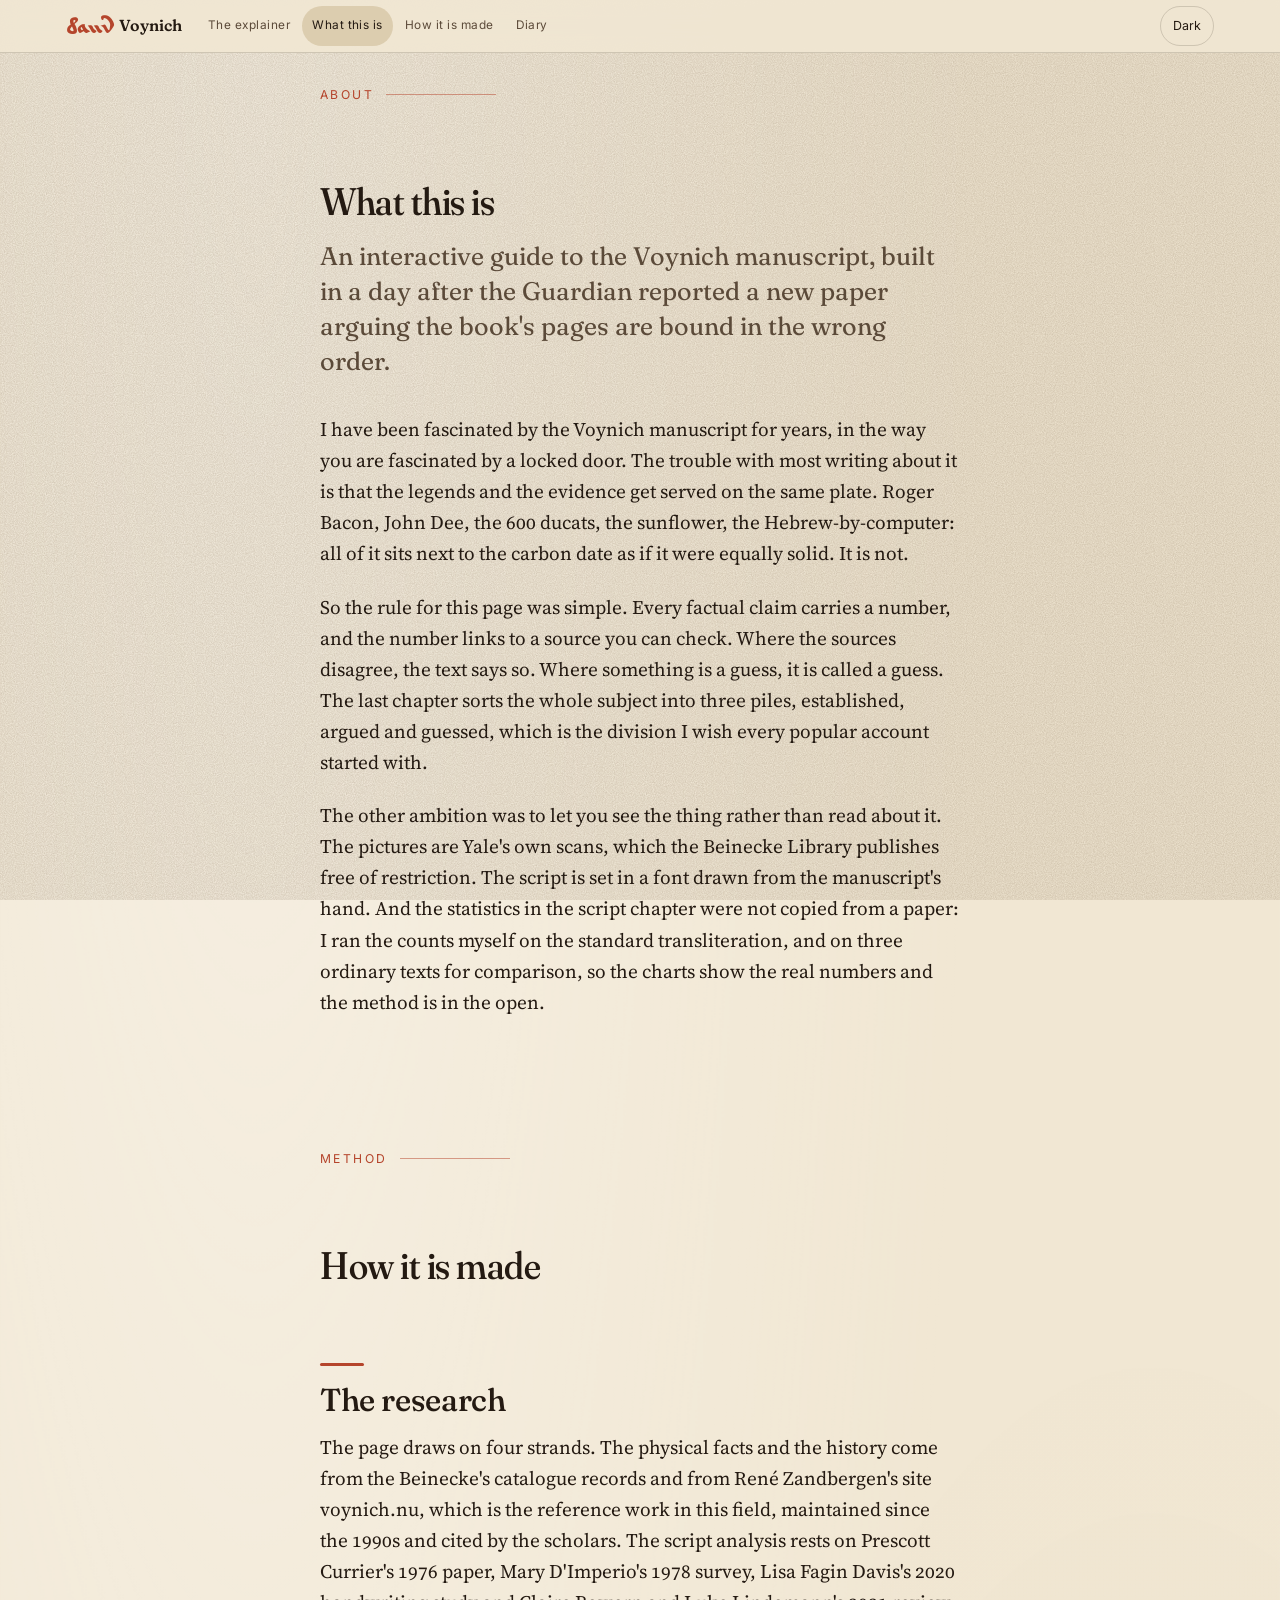
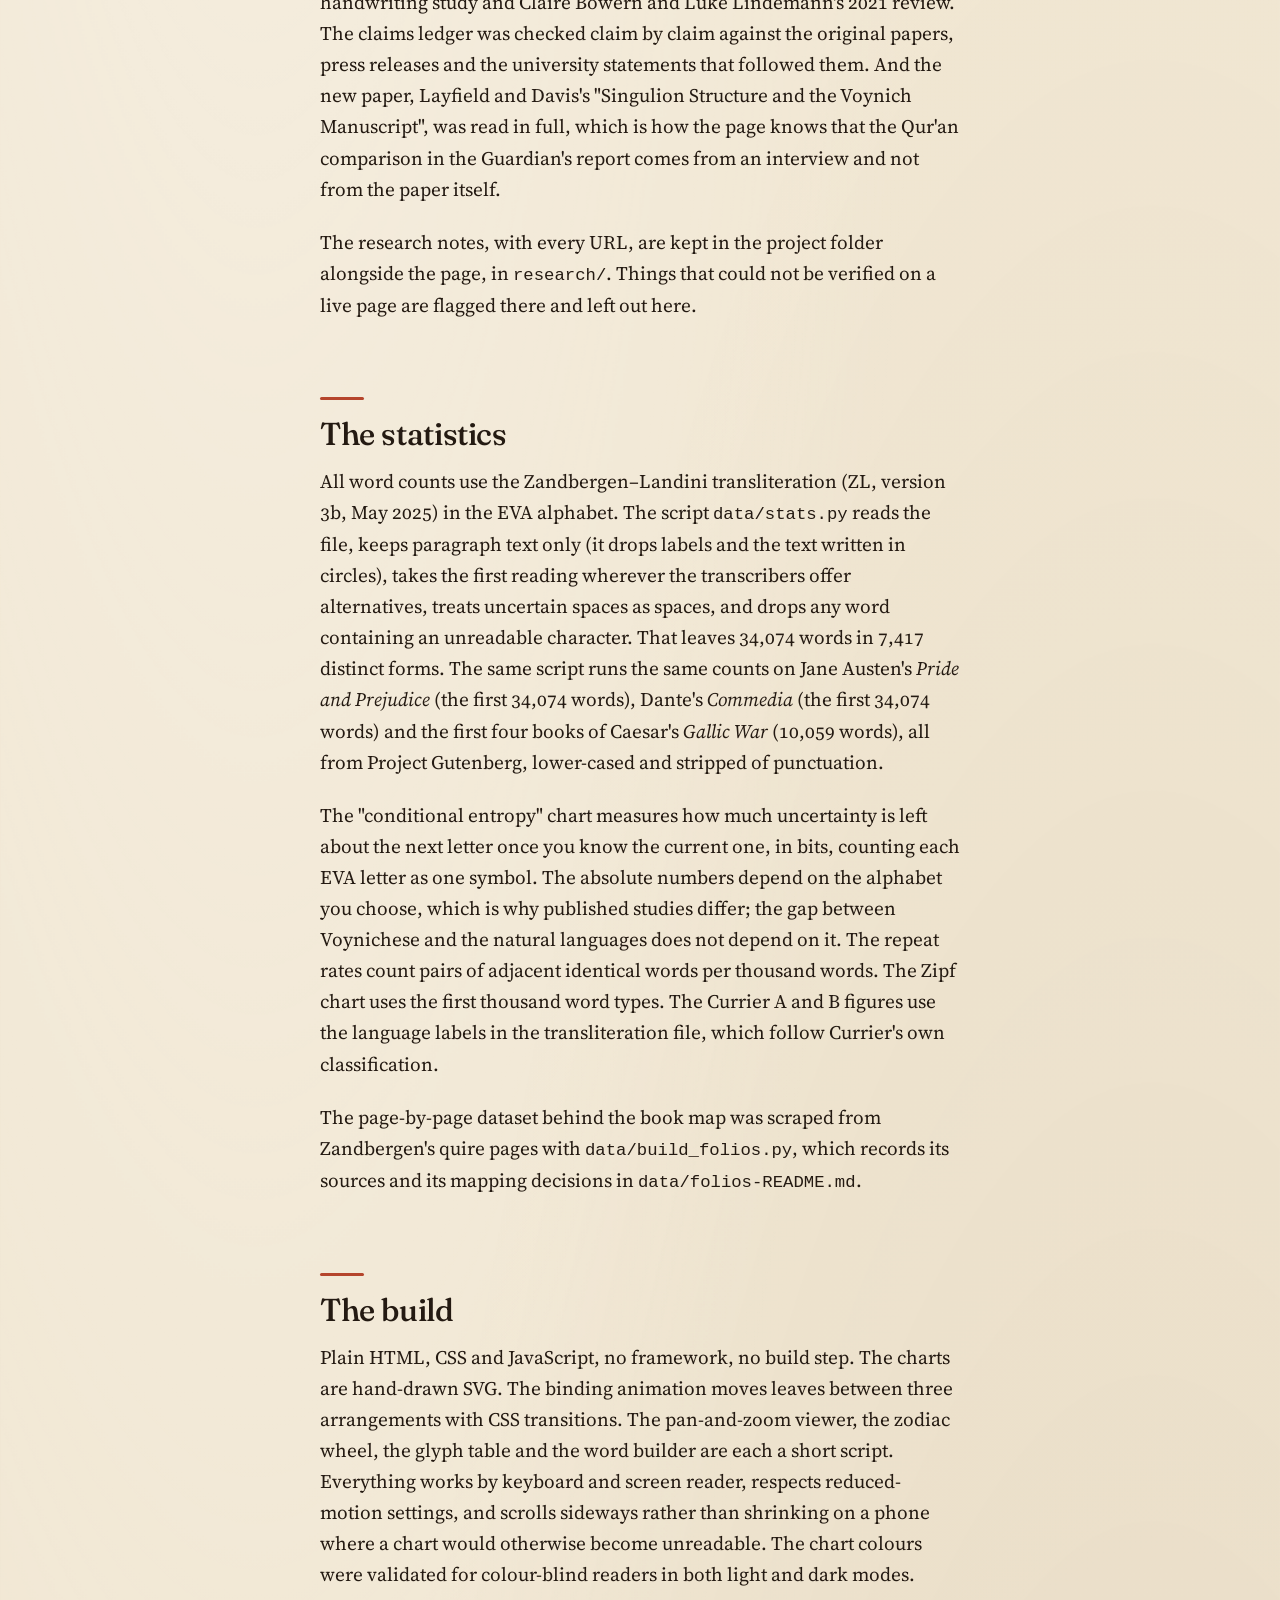
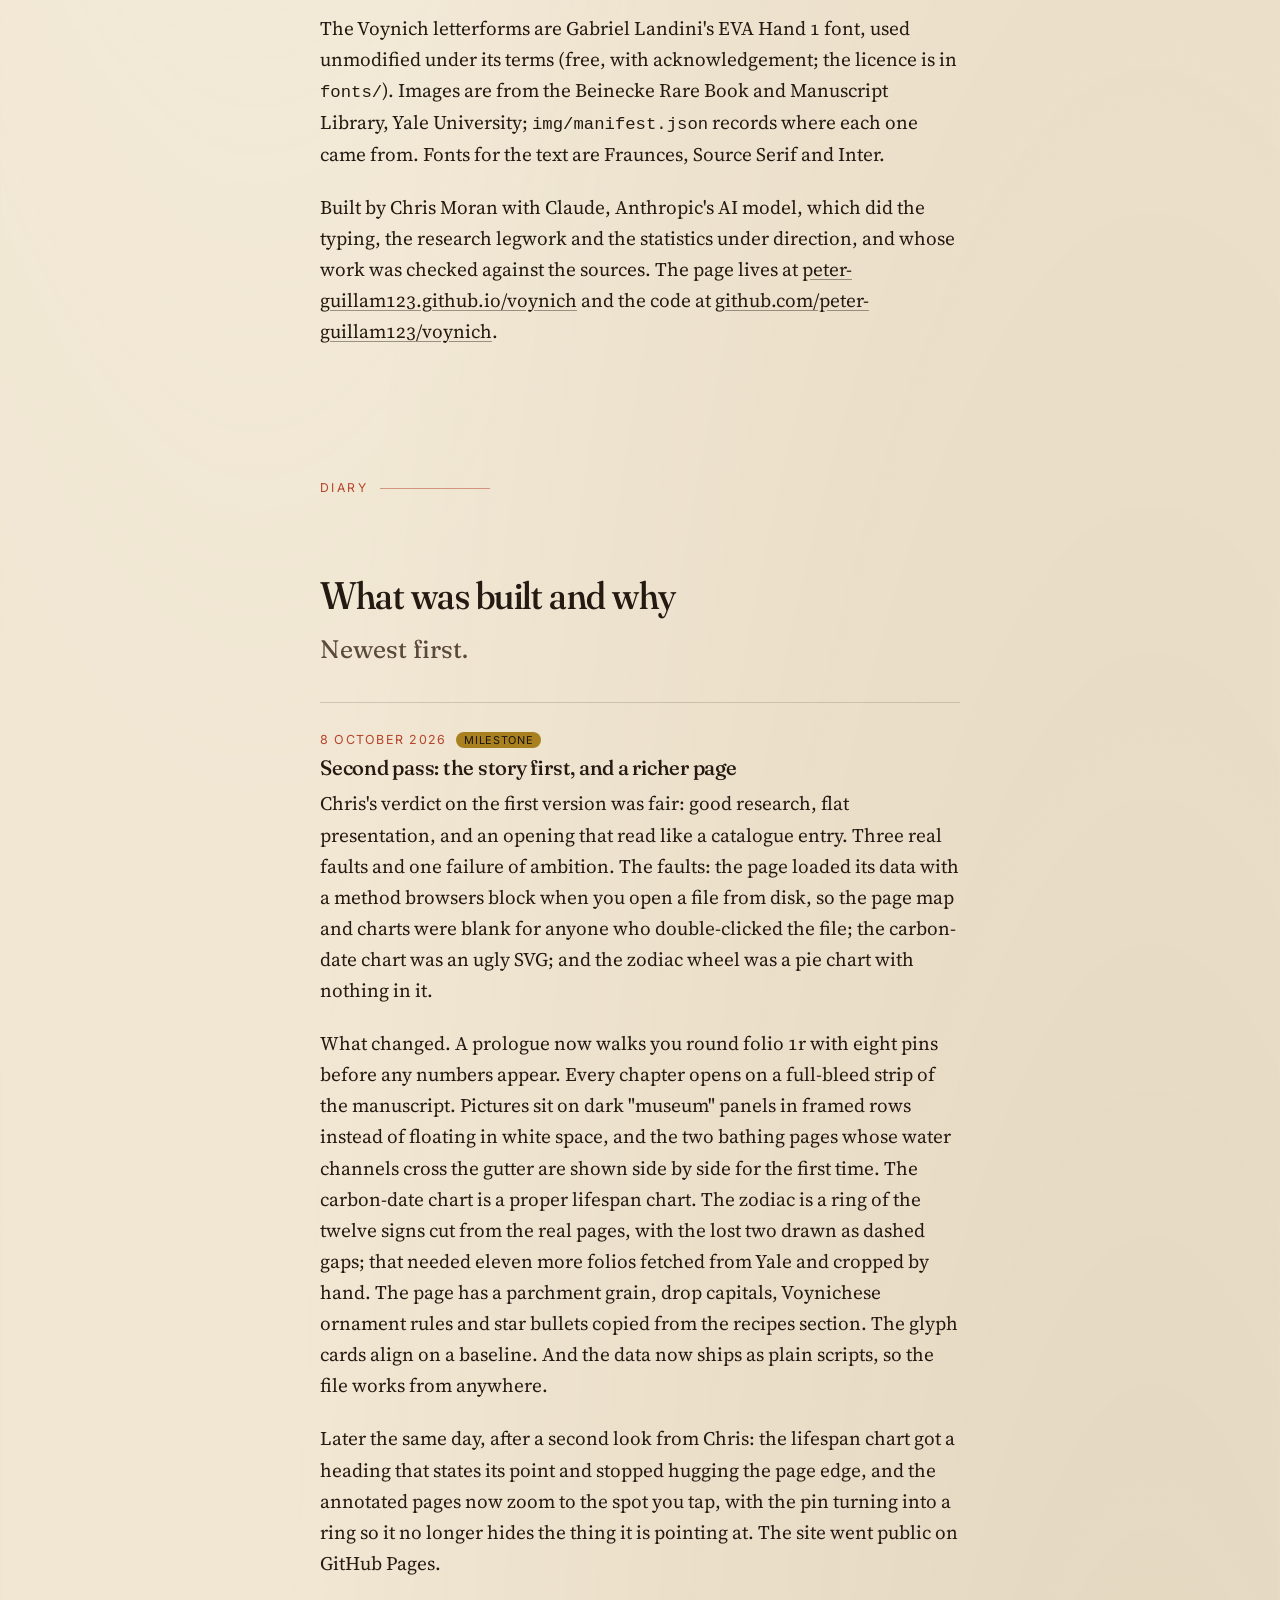
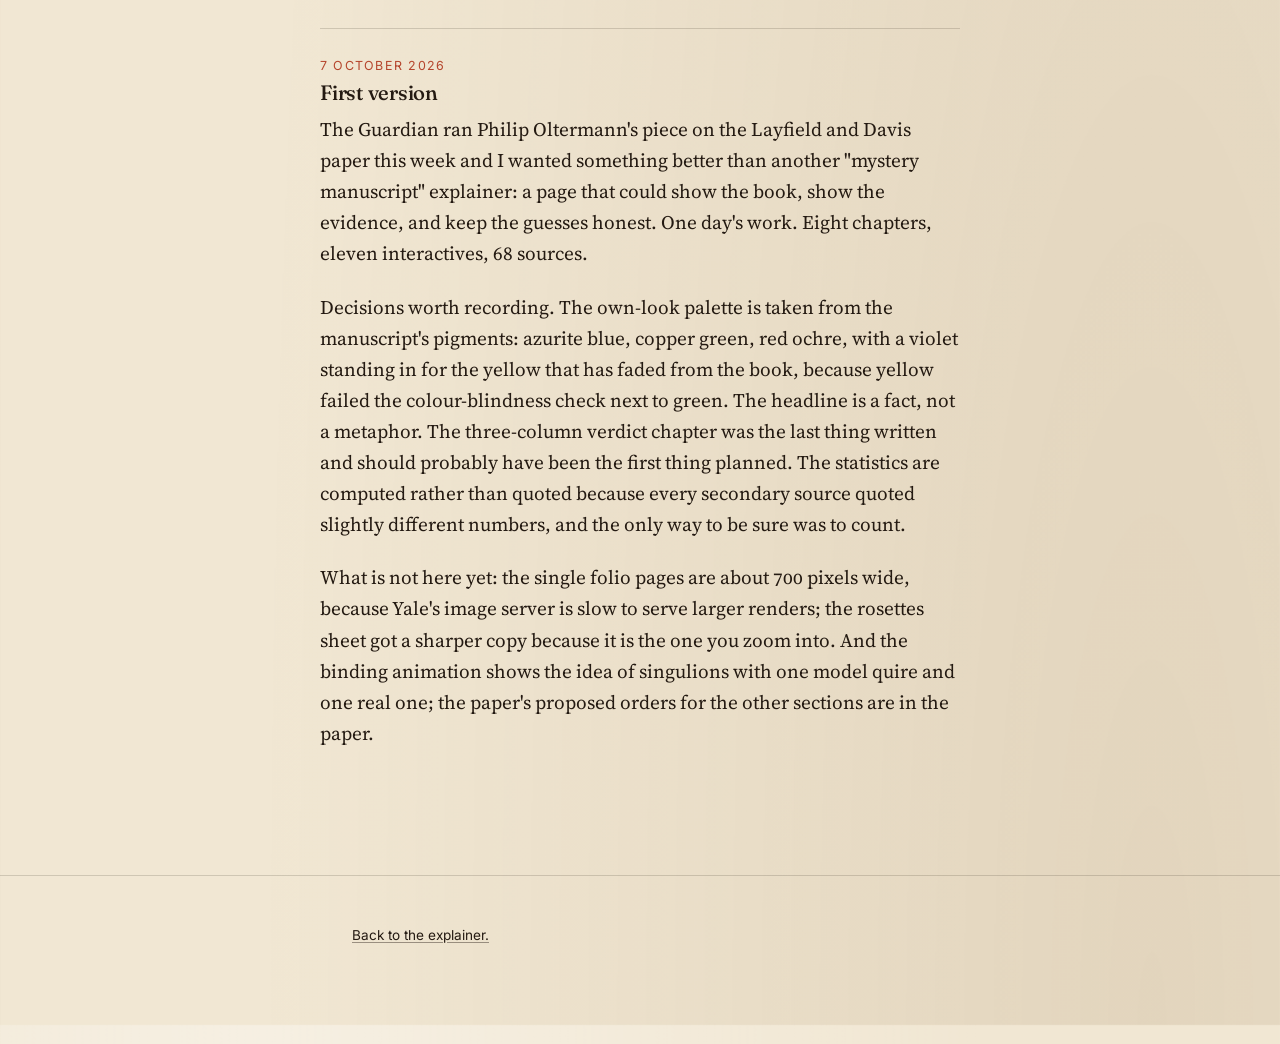
<file: about.html>
<!doctype html>
<html lang="en-GB">
<head>
<meta charset="utf-8">
<meta name="viewport" content="width=device-width, initial-scale=1">
<title>About: the Voynich explainer</title>
<meta name="description" content="What this page is, how it was made, where its facts come from, and a diary of the build.">
<meta name="color-scheme" content="light dark">
<link rel="preconnect" href="https://fonts.googleapis.com">
<link rel="preconnect" href="https://fonts.gstatic.com" crossorigin>
<link href="https://fonts.googleapis.com/css2?family=Fraunces:ital,opsz,wght,SOFT,WONK@0,9..144,300..700,0..100,0..1;1,9..144,300..700,0..100,0..1&family=Source+Serif+4:ital,opsz,wght@0,8..60,400;0,8..60,600;1,8..60,400&family=Inter:wght@400;600;700&display=swap" rel="stylesheet">
<link rel="stylesheet" href="css/style.css">
</head>
<body class="about">
<a class="skip" href="#main">Skip to content</a>
<header class="topbar">
  <div class="inner">
    <a class="brand" href="index.html"><span class="eva" aria-hidden="true">daiin</span><span class="word">Voynich</span><span class="visually-hidden">Voynich: back to the explainer</span></a>
    <nav class="chapnav" aria-label="Pages"><a href="index.html">The explainer</a><a href="#what">What this is</a><a href="#how">How it is made</a><a href="#diary">Diary</a></nav>
    <button class="iconbtn" id="theme-toggle" type="button" aria-label="Switch theme">Dark</button>
  </div>
</header>
<main id="main">
<section class="chapter" id="what">
  <div class="chapter-head">
    <p class="chapter-num">About</p>
    <h2>What this is</h2>
    <p class="standfirst">An interactive guide to the Voynich manuscript, built in a day after the Guardian reported a new paper arguing the book's pages are bound in the wrong order.</p>
  </div>
  <div class="prose">
    <p>I have been fascinated by the Voynich manuscript for years, in the way you are fascinated by a locked door. The trouble with most writing about it is that the legends and the evidence get served on the same plate. Roger Bacon, John Dee, the 600 ducats, the sunflower, the Hebrew-by-computer: all of it sits next to the carbon date as if it were equally solid. It is not.</p>
    <p>So the rule for this page was simple. Every factual claim carries a number, and the number links to a source you can check. Where the sources disagree, the text says so. Where something is a guess, it is called a guess. The last chapter sorts the whole subject into three piles, established, argued and guessed, which is the division I wish every popular account started with.</p>
    <p>The other ambition was to let you see the thing rather than read about it. The pictures are Yale's own scans, which the Beinecke Library publishes free of restriction. The script is set in a font drawn from the manuscript's hand. And the statistics in the script chapter were not copied from a paper: I ran the counts myself on the standard transliteration, and on three ordinary texts for comparison, so the charts show the real numbers and the method is in the open.</p>
  </div>
</section>

<section class="chapter" id="how">
  <div class="chapter-head">
    <p class="chapter-num">Method</p>
    <h2>How it is made</h2>
  </div>
  <div class="prose">
    <h3>The research</h3>
    <p>The page draws on four strands. The physical facts and the history come from the Beinecke's catalogue records and from René Zandbergen's site voynich.nu, which is the reference work in this field, maintained since the 1990s and cited by the scholars. The script analysis rests on Prescott Currier's 1976 paper, Mary D'Imperio's 1978 survey, Lisa Fagin Davis's 2020 handwriting study and Claire Bowern and Luke Lindemann's 2021 review. The claims ledger was checked claim by claim against the original papers, press releases and the university statements that followed them. And the new paper, Layfield and Davis's "Singulion Structure and the Voynich Manuscript", was read in full, which is how the page knows that the Qur'an comparison in the Guardian's report comes from an interview and not from the paper itself.</p>
    <p>The research notes, with every URL, are kept in the project folder alongside the page, in <code>research/</code>. Things that could not be verified on a live page are flagged there and left out here.</p>

    <h3>The statistics</h3>
    <p>All word counts use the Zandbergen–Landini transliteration (ZL, version 3b, May 2025) in the EVA alphabet. The script <code>data/stats.py</code> reads the file, keeps paragraph text only (it drops labels and the text written in circles), takes the first reading wherever the transcribers offer alternatives, treats uncertain spaces as spaces, and drops any word containing an unreadable character. That leaves 34,074 words in 7,417 distinct forms. The same script runs the same counts on Jane Austen's <em>Pride and Prejudice</em> (the first 34,074 words), Dante's <em>Commedia</em> (the first 34,074 words) and the first four books of Caesar's <em>Gallic War</em> (10,059 words), all from Project Gutenberg, lower-cased and stripped of punctuation.</p>
    <p>The "conditional entropy" chart measures how much uncertainty is left about the next letter once you know the current one, in bits, counting each EVA letter as one symbol. The absolute numbers depend on the alphabet you choose, which is why published studies differ; the gap between Voynichese and the natural languages does not depend on it. The repeat rates count pairs of adjacent identical words per thousand words. The Zipf chart uses the first thousand word types. The Currier A and B figures use the language labels in the transliteration file, which follow Currier's own classification.</p>
    <p>The page-by-page dataset behind the book map was scraped from Zandbergen's quire pages with <code>data/build_folios.py</code>, which records its sources and its mapping decisions in <code>data/folios-README.md</code>.</p>

    <h3>The build</h3>
    <p>Plain HTML, CSS and JavaScript, no framework, no build step. The charts are hand-drawn SVG. The binding animation moves leaves between three arrangements with CSS transitions. The pan-and-zoom viewer, the zodiac wheel, the glyph table and the word builder are each a short script. Everything works by keyboard and screen reader, respects reduced-motion settings, and scrolls sideways rather than shrinking on a phone where a chart would otherwise become unreadable. The chart colours were validated for colour-blind readers in both light and dark modes.</p>
    <p>The Voynich letterforms are Gabriel Landini's EVA Hand 1 font, used unmodified under its terms (free, with acknowledgement; the licence is in <code>fonts/</code>). Images are from the Beinecke Rare Book and Manuscript Library, Yale University; <code>img/manifest.json</code> records where each one came from. Fonts for the text are Fraunces, Source Serif and Inter.</p>
    <p>Built by Chris Moran with Claude, Anthropic's AI model, which did the typing, the research legwork and the statistics under direction, and whose work was checked against the sources. The page lives at <a href="https://peter-guillam123.github.io/voynich/">peter-guillam123.github.io/voynich</a> and the code at <a href="https://github.com/peter-guillam123/voynich">github.com/peter-guillam123/voynich</a>.</p>
  </div>
</section>

<section class="chapter diary" id="diary">
  <div class="chapter-head">
    <p class="chapter-num">Diary</p>
    <h2>What was built and why</h2>
    <p class="standfirst">Newest first.</p>
  </div>
  <div class="prose">
    <article class="entry milestone">
      <div class="date">8 October 2026</div>
      <h3>Second pass: the story first, and a richer page</h3>
      <p>Chris's verdict on the first version was fair: good research, flat presentation, and an opening that read like a catalogue entry. Three real faults and one failure of ambition. The faults: the page loaded its data with a method browsers block when you open a file from disk, so the page map and charts were blank for anyone who double-clicked the file; the carbon-date chart was an ugly SVG; and the zodiac wheel was a pie chart with nothing in it.</p>
      <p>What changed. A prologue now walks you round folio 1r with eight pins before any numbers appear. Every chapter opens on a full-bleed strip of the manuscript. Pictures sit on dark "museum" panels in framed rows instead of floating in white space, and the two bathing pages whose water channels cross the gutter are shown side by side for the first time. The carbon-date chart is a proper lifespan chart. The zodiac is a ring of the twelve signs cut from the real pages, with the lost two drawn as dashed gaps; that needed eleven more folios fetched from Yale and cropped by hand. The page has a parchment grain, drop capitals, Voynichese ornament rules and star bullets copied from the recipes section. The glyph cards align on a baseline. And the data now ships as plain scripts, so the file works from anywhere.</p>
      <p>Later the same day, after a second look from Chris: the lifespan chart got a heading that states its point and stopped hugging the page edge, and the annotated pages now zoom to the spot you tap, with the pin turning into a ring so it no longer hides the thing it is pointing at. The site went public on GitHub Pages.</p>
    </article>
    <article class="entry">
      <div class="date">7 October 2026</div>
      <h3>First version</h3>
      <p>The Guardian ran Philip Oltermann's piece on the Layfield and Davis paper this week and I wanted something better than another "mystery manuscript" explainer: a page that could show the book, show the evidence, and keep the guesses honest. One day's work. Eight chapters, eleven interactives, 68 sources.</p>
      <p>Decisions worth recording. The own-look palette is taken from the manuscript's pigments: azurite blue, copper green, red ochre, with a violet standing in for the yellow that has faded from the book, because yellow failed the colour-blindness check next to green. The headline is a fact, not a metaphor. The three-column verdict chapter was the last thing written and should probably have been the first thing planned. The statistics are computed rather than quoted because every secondary source quoted slightly different numbers, and the only way to be sure was to count.</p>
      <p>What is not here yet: the single folio pages are about 700 pixels wide, because Yale's image server is slow to serve larger renders; the rosettes sheet got a sharper copy because it is the one you zoom into. And the binding animation shows the idea of singulions with one model quire and one real one; the paper's proposed orders for the other sections are in the paper.</p>
    </article>
  </div>
</section>
</main>
<footer class="site"><div class="prose"><p><a href="index.html">Back to the explainer.</a></p></div></footer>
<script src="js/main.js" defer></script>
</body>
</html>
</file>
<file: css/style.css>
/* Six centuries, not one sentence read: stylesheet, second pass.
   Own look: vellum, iron-gall ink and the manuscript's own pigments. */

@font-face { font-family: "EVA Hand"; src: url("../fonts/evaa.ttf") format("truetype"); font-display: swap; }

:root {
  color-scheme: light;
  --paper: #f1e7d3; --paper-2: #e8dcc3; --paper-3: #dccdaf; --paper-deep: #cdbb95;
  --ink: #241a12; --ink-2: #5b4a39; --ink-3: #8a7560;
  --rule: rgba(36, 26, 18, 0.16); --rule-strong: rgba(36, 26, 18, 0.42);
  --azurite: #2f6fb5; --copper: #4b8f2f; --ochre: #b5452c; --violet: #7b52c1; --gold: #a9801f;
  --series-1: #b5452c; --series-2: #2f6fb5; --series-3: #4b8f2f; --series-4: #7b52c1;
  --night: #1a1410; --night-2: #241c16; --vellum-on-night: #efe4cf; --vellum-dim: #c6b59b;
  --focus: #2f6fb5;
  --shadow: 0 18px 50px rgba(36, 26, 18, 0.22), 0 2px 6px rgba(36, 26, 18, 0.12);
  --frame: 0 0 0 1px rgba(36,26,18,.25), 0 30px 60px -20px rgba(0,0,0,.6), 0 8px 18px -8px rgba(0,0,0,.5);
  --display: "Fraunces", "Iowan Old Style", Georgia, serif;
  --body: "Source Serif 4", "Iowan Old Style", Georgia, serif;
  --ui: "Inter", system-ui, -apple-system, "Segoe UI", sans-serif;
  --eva: "EVA Hand", serif;
  --measure: 64ch; --wide: 1180px; --gutter: 16px;
  --ease: cubic-bezier(0.22, 0.61, 0.36, 1);
  --grain: url("data:image/svg+xml,%3Csvg xmlns='http://www.w3.org/2000/svg' width='300' height='300'%3E%3Cfilter id='n'%3E%3CfeTurbulence type='fractalNoise' baseFrequency='0.9' numOctaves='3' stitchTiles='stitch'/%3E%3CfeColorMatrix values='0 0 0 0 0.2 0 0 0 0 0.14 0 0 0 0 0.08 0 0 0 0.55 0'/%3E%3C/filter%3E%3Crect width='300' height='300' filter='url(%23n)'/%3E%3C/svg%3E");
}
@media (prefers-color-scheme: dark) {
  :root:not([data-theme="light"]) {
    color-scheme: dark;
    --paper: #1a1410; --paper-2: #241c16; --paper-3: #31271e; --paper-deep: #3d3126;
    --ink: #efe4cf; --ink-2: #c6b59b; --ink-3: #9a8970;
    --rule: rgba(239, 228, 207, 0.16); --rule-strong: rgba(239, 228, 207, 0.42);
    --azurite: #5f95dd; --copper: #4f9a3e; --ochre: #e0674a; --violet: #9a7ad8; --gold: #d4a84b;
    --series-1: #e0674a; --series-2: #5f95dd; --series-3: #4f9a3e; --series-4: #9a7ad8;
    --focus: #5f95dd;
    --shadow: 0 18px 50px rgba(0, 0, 0, 0.5), 0 2px 6px rgba(0, 0, 0, 0.4);
    --frame: 0 0 0 1px rgba(239,228,207,.2), 0 30px 60px -20px rgba(0,0,0,.8), 0 8px 18px -8px rgba(0,0,0,.6);
  }
}
:root[data-theme="dark"] {
  color-scheme: dark;
  --paper: #1a1410; --paper-2: #241c16; --paper-3: #31271e; --paper-deep: #3d3126;
  --ink: #efe4cf; --ink-2: #c6b59b; --ink-3: #9a8970;
  --rule: rgba(239, 228, 207, 0.16); --rule-strong: rgba(239, 228, 207, 0.42);
  --azurite: #5f95dd; --copper: #4f9a3e; --ochre: #e0674a; --violet: #9a7ad8; --gold: #d4a84b;
  --series-1: #e0674a; --series-2: #5f95dd; --series-3: #4f9a3e; --series-4: #9a7ad8;
  --focus: #5f95dd;
  --shadow: 0 18px 50px rgba(0, 0, 0, 0.5), 0 2px 6px rgba(0, 0, 0, 0.4);
  --frame: 0 0 0 1px rgba(239,228,207,.2), 0 30px 60px -20px rgba(0,0,0,.8), 0 8px 18px -8px rgba(0,0,0,.6);
}

/* ---------- base ---------- */
*, *::before, *::after { box-sizing: border-box; }
html { scroll-behavior: smooth; -webkit-text-size-adjust: 100%; }
@media (prefers-reduced-motion: reduce) { html { scroll-behavior: auto; } }
body {
  margin: 0; background: var(--paper); color: var(--ink);
  background-image: radial-gradient(ellipse at 20% 0%, rgba(255,255,255,.35), transparent 50%), radial-gradient(ellipse at 90% 100%, rgba(120,80,30,.12), transparent 55%);
  font-family: var(--body); font-size: clamp(1.05rem, 0.95rem + 0.4vw, 1.2rem); line-height: 1.62;
  overflow-x: hidden; font-feature-settings: "liga", "kern", "onum"; position: relative;
}
/* parchment grain over everything, very faint */
body::before { content: ""; position: fixed; inset: 0; background-image: var(--grain); opacity: .5; pointer-events: none; z-index: 0; mix-blend-mode: multiply; }
:root[data-theme="dark"] body::before { opacity: .25; mix-blend-mode: screen; }
@media (prefers-color-scheme: dark) { :root:not([data-theme="light"]) body::before { opacity: .25; mix-blend-mode: screen; } }
body > * { position: relative; z-index: 1; }
img { max-width: 100%; height: auto; display: block; }
a { color: inherit; text-decoration-color: var(--rule-strong); text-underline-offset: 0.16em; }
a:hover { text-decoration-color: currentColor; }
:focus-visible { outline: 3px solid var(--focus); outline-offset: 3px; border-radius: 2px; }
button { font: inherit; color: inherit; }
.visually-hidden { position: absolute !important; width: 1px; height: 1px; overflow: hidden; clip: rect(0 0 0 0); clip-path: inset(50%); white-space: nowrap; border: 0; padding: 0; margin: -1px; }
.skip { position: absolute; left: var(--gutter); top: -60px; z-index: 100; background: var(--ink); color: var(--paper); padding: 10px 14px; border-radius: 4px; font-family: var(--ui); text-decoration: none; }
.skip:focus { top: 12px; }

h1, h2, h3, h4 { font-family: var(--display); font-weight: 500; line-height: 1.08; margin: 0; letter-spacing: -0.012em; }
h2 { font-size: clamp(2rem, 1.4rem + 2.6vw, 3.6rem); font-variation-settings: "opsz" 96, "SOFT" 50; }
h3 { font-size: clamp(1.4rem, 1.1rem + 1.1vw, 2rem); margin: 2.4em 0 .45em; font-variation-settings: "opsz" 48, "SOFT" 30; }
h3::before { content: ""; display: block; width: 44px; height: 3px; background: var(--ochre); margin-bottom: .55em; border-radius: 2px; }
h4 { font-family: var(--ui); font-weight: 700; letter-spacing: .12em; text-transform: uppercase; font-size: .74rem; color: var(--ink-2); margin: 1.6em 0 .4em; }
p { margin: 0 0 1.15em; }
p.lead { font-size: 1.18em; line-height: 1.5; }
strong { font-weight: 600; } em { font-style: italic; }
blockquote { margin: 2em 0; padding: .4em 0 .4em 1.3em; border-left: 3px solid var(--ochre); font-family: var(--display); font-size: 1.3em; line-height: 1.35; font-style: italic; font-variation-settings: "opsz" 36, "SOFT" 60, "WONK" 1; }
blockquote cite { display: block; margin-top: .6em; font-size: .62em; font-style: normal; font-family: var(--ui); color: var(--ink-2); letter-spacing: .04em; }
hr { border: 0; border-top: 1px solid var(--rule); margin: 3em auto; width: min(100%, var(--measure)); }
ul, ol { padding-left: 1.3em; } li { margin-bottom: .45em; }
code, .mono { font-family: ui-monospace, "SF Mono", Menlo, monospace; font-size: .9em; }
.eva { font-family: var(--eva); font-size: 1.35em; line-height: 1.3; letter-spacing: .02em; }
.small { font-size: .84em; color: var(--ink-2); font-family: var(--ui); line-height: 1.5; }
.ui { font-family: var(--ui); }

/* drop cap on the first paragraph of each chapter */
.drop::first-letter { font-family: var(--display); font-weight: 600; font-size: 3.9em; line-height: .78; float: left; margin: .08em .12em 0 0; color: var(--ochre); font-variation-settings: "opsz" 144, "SOFT" 80, "WONK" 1; }

/* star bullets, after the recipes section */
ul.stars { list-style: none; padding-left: 1.6em; }
ul.stars li { position: relative; }
ul.stars li::before { content: ""; position: absolute; left: -1.6em; top: .32em; width: 1em; height: 1em; background: var(--ochre); -webkit-mask: url("data:image/svg+xml,%3Csvg xmlns='http://www.w3.org/2000/svg' viewBox='0 0 24 24'%3E%3Cpath d='M12 1l2.3 6.2 6.6.3-5.2 4.1 1.8 6.4L12 14.3 6.5 18l1.8-6.4L3.1 7.5l6.6-.3z'/%3E%3C/svg%3E") center/contain no-repeat; mask: url("data:image/svg+xml,%3Csvg xmlns='http://www.w3.org/2000/svg' viewBox='0 0 24 24'%3E%3Cpath d='M12 1l2.3 6.2 6.6.3-5.2 4.1 1.8 6.4L12 14.3 6.5 18l1.8-6.4L3.1 7.5l6.6-.3z'/%3E%3C/svg%3E") center/contain no-repeat; }

/* ornament rule in Voynichese */
.orn { display: flex; align-items: center; gap: 18px; width: min(100% - 2 * var(--gutter), var(--measure)); margin: 2.6em auto; color: var(--ink-3); font-family: var(--eva); font-size: 1.5rem; letter-spacing: .08em; user-select: none; }
.orn::before, .orn::after { content: ""; flex: 1; height: 1px; background: var(--rule-strong); opacity: .6; }

/* ---------- citations ---------- */
sup.cite { font-size: .58em; line-height: 0; vertical-align: .5em; margin-left: .08em; }
sup.cite a { text-decoration: none; color: var(--azurite); font-family: var(--ui); font-weight: 600; padding: .1em .25em; border-radius: 3px; }
sup.cite a:hover, sup.cite a:focus-visible { background: var(--paper-3); }
.cite-pop { position: absolute; z-index: 60; max-width: min(340px, calc(100vw - 2 * var(--gutter))); background: var(--night); color: var(--vellum-on-night); padding: 10px 12px; border-radius: 6px; font-family: var(--ui); font-size: .8rem; line-height: 1.4; box-shadow: var(--shadow); pointer-events: none; opacity: 0; transform: translateY(4px); transition: opacity .15s, transform .15s; }
.cite-pop.show { opacity: 1; transform: none; } .cite-pop b { color: #d4a84b; }

/* ---------- layout ---------- */
.prose { width: min(100% - 2 * var(--gutter), var(--measure)); margin-inline: auto; }
.wide { width: min(100% - 2 * var(--gutter), var(--wide)); margin-inline: auto; }
.chapter { padding: 0 0 clamp(3rem, 6vw, 6rem); position: relative; }
.chapter-head { width: min(100% - 2 * var(--gutter), var(--measure)); margin: 0 auto 2.2rem; }
.chapter-num { font-family: var(--ui); font-size: .76rem; letter-spacing: .2em; text-transform: uppercase; color: var(--ochre); margin-bottom: .9rem; display: flex; align-items: center; gap: 12px; }
.chapter-num::after { content: ""; height: 1px; flex: 1; background: currentColor; max-width: 110px; opacity: .5; }
p.standfirst { font-family: var(--display); font-size: 1.32em; line-height: 1.38; margin-top: 1rem; color: var(--ink-2); font-variation-settings: "opsz" 30, "SOFT" 40; }

/* chapter opener: a full-bleed strip of the manuscript with the title over it */
.opener { position: relative; min-height: clamp(380px, 56vh, 620px); display: grid; align-items: end; overflow: hidden; background: var(--night); color: var(--vellum-on-night); margin-bottom: clamp(2.4rem, 5vw, 4.5rem); isolation: isolate; }
.opener img { position: absolute; inset: 0; width: 100%; height: 100%; object-fit: cover; object-position: var(--pos, center); opacity: .78; filter: saturate(.85) contrast(1.02); z-index: -2; transform: scale(1.02); }
.opener::after { content: ""; position: absolute; inset: 0; z-index: -1; background: linear-gradient(180deg, rgba(26,20,16,.35) 0%, rgba(26,20,16,.05) 30%, rgba(26,20,16,.82) 75%, rgba(26,20,16,.97) 100%); }
.opener .inner { width: min(100% - 2 * var(--gutter), var(--wide)); margin-inline: auto; padding: 22vh 0 2.6rem; }
.opener .chapter-num { color: #d4a84b; }
.opener h2 { max-width: 20ch; color: #f3eadb; text-shadow: 0 2px 30px rgba(0,0,0,.5); }
.opener p.standfirst { color: #d9ccb3; max-width: 58ch; }
.opener .credit { position: absolute; right: var(--gutter); bottom: 10px; font-family: var(--ui); font-size: .66rem; letter-spacing: .06em; color: rgba(239,228,207,.55); text-transform: uppercase; }

/* ---------- top bar / nav ---------- */
.topbar { position: sticky; top: 0; z-index: 50; background: color-mix(in srgb, var(--paper) 90%, transparent); backdrop-filter: blur(10px); -webkit-backdrop-filter: blur(10px); border-bottom: 1px solid var(--rule); }
.topbar .inner { display: flex; align-items: center; gap: 12px; padding: 0 var(--gutter); height: 52px; width: min(100%, var(--wide)); margin-inline: auto; }
.brand { font-family: var(--display); font-weight: 600; font-size: 1rem; text-decoration: none; white-space: nowrap; font-variation-settings: "SOFT" 60; display: inline-flex; align-items: center; }
.brand .eva { font-size: 1.25em; margin-right: 6px; color: var(--ochre); }
.chapnav { display: flex; gap: 2px; overflow-x: auto; scrollbar-width: none; flex: 1; margin: 0 4px; }
.chapnav::-webkit-scrollbar { display: none; }
.chapnav a { font-family: var(--ui); font-size: .74rem; letter-spacing: .04em; text-decoration: none; white-space: nowrap; padding: 8px 10px; border-radius: 999px; color: var(--ink-2); min-height: 40px; display: inline-flex; align-items: center; }
.chapnav a[aria-current="true"] { background: var(--paper-3); color: var(--ink); }
.chapnav a:hover { color: var(--ink); }
.iconbtn { min-width: 40px; min-height: 40px; border: 1px solid var(--rule); background: transparent; border-radius: 999px; cursor: pointer; display: inline-grid; place-items: center; font-family: var(--ui); font-size: .78rem; padding: 0 12px; }
.iconbtn:hover { background: var(--paper-3); }
.progress { position: absolute; left: 0; bottom: -1px; height: 2px; width: 0; background: var(--ochre); transition: width .1s linear; }
@media (prefers-reduced-motion: reduce) { .progress { transition: none; } }

/* ---------- hero ---------- */
.hero { position: relative; min-height: 94vh; display: grid; align-items: end; overflow: hidden; isolation: isolate; background: var(--night); color: var(--vellum-on-night); }
.hero-img { position: absolute; inset: 0; z-index: -2; width: 100%; height: 100%; object-fit: cover; object-position: center 28%; opacity: .75; filter: saturate(.9) contrast(1.05); transform-origin: 50% 40%; }
.hero-img.animate { animation: drift 40s ease-in-out infinite alternate; }
@keyframes drift { from { transform: scale(1.04) translateY(0); } to { transform: scale(1.14) translateY(-2.5%); } }
@media (prefers-reduced-motion: reduce) { .hero-img.animate { animation: none; } }
.hero::after { content: ""; position: absolute; inset: 0; z-index: -1; background: linear-gradient(180deg, rgba(26,20,16,.45) 0%, rgba(26,20,16,.08) 35%, rgba(26,20,16,.86) 78%, var(--night) 100%); }
.hero .inner { width: min(100% - 2 * var(--gutter), var(--wide)); margin-inline: auto; padding: 18vh 0 7vh; }
.hero .kicker { font-family: var(--ui); letter-spacing: .22em; text-transform: uppercase; font-size: .76rem; color: #d4a84b; margin-bottom: 1.2rem; }
.hero h1 { font-size: clamp(2.7rem, 2rem + 5.6vw, 7.2rem); font-weight: 400; line-height: .98; max-width: 14ch; font-variation-settings: "opsz" 144, "SOFT" 70, "WONK" 1; letter-spacing: -.02em; }
.hero h1 em { font-style: italic; color: #d4a84b; }
.hero .dek { max-width: 46ch; font-size: clamp(1.1rem, 1rem + .6vw, 1.4rem); line-height: 1.45; margin-top: 1.6rem; color: #e7dcc4; font-family: var(--display); font-variation-settings: "opsz" 30; }
.hero .byline { margin-top: 1.6rem; font-family: var(--ui); font-size: .8rem; color: #c6b59b; display: flex; gap: 1.4em; flex-wrap: wrap; }
.hero .eva-strip { position: absolute; right: var(--gutter); top: 18vh; writing-mode: vertical-rl; font-family: var(--eva); font-size: 1.6rem; color: rgba(239,228,207,.32); letter-spacing: .1em; user-select: none; }
@media (max-width: 700px) { .hero .eva-strip { display: none; } .hero { min-height: 86vh; } }
.hero .cue { position: absolute; left: 50%; bottom: 18px; transform: translateX(-50%); font-family: var(--ui); font-size: .7rem; letter-spacing: .22em; text-transform: uppercase; color: #c6b59b; }

/* ---------- museum panels for pictures ---------- */
.museum { background: var(--night); color: var(--vellum-on-night); padding: clamp(1.6rem, 4vw, 3.2rem) 0; margin: 2.4em 0; position: relative; }
.museum::before { content: ""; position: absolute; inset: 0; background: radial-gradient(ellipse at 50% 0%, rgba(255,235,200,.08), transparent 60%); pointer-events: none; }
.museum .inner { width: min(100% - 2 * var(--gutter), var(--wide)); margin-inline: auto; position: relative; }
.museum .shelf { display: grid; gap: clamp(16px, 3vw, 36px); grid-template-columns: repeat(var(--cols, 3), 1fr); align-items: start; }
.museum figure { margin: 0; }
.museum figure img { box-shadow: var(--frame); border-radius: 3px; background: #2a211a; width: 100%; }
.museum figcaption { font-family: var(--ui); font-size: .8rem; line-height: 1.5; color: var(--vellum-dim); margin-top: .9em; }
.museum figcaption b { color: var(--vellum-on-night); font-weight: 600; }
.museum sup.cite a { color: #d4a84b; } .museum sup.cite a:hover { background: rgba(255,255,255,.08); }
.museum .note { font-family: var(--ui); font-size: .78rem; color: rgba(239,228,207,.55); margin-top: 1.4em; }
.museum.pair .shelf { --cols: 2; max-width: 900px; margin-inline: auto; }
.museum.single .shelf { --cols: 1; max-width: 820px; margin-inline: auto; }
.museum.portrait .shelf { grid-template-columns: minmax(220px, 300px) 1fr; align-items: center; }
.museum.portrait .text { font-family: var(--body); font-size: 1.02em; line-height: 1.6; color: #e7dcc4; }
.museum.portrait .text p { margin-bottom: 1em; }
@media (max-width: 760px) { .museum .shelf, .museum.pair .shelf, .museum.portrait .shelf { grid-template-columns: 1fr 1fr; } .museum.single .shelf, .museum.portrait .shelf { grid-template-columns: 1fr; } }
@media (max-width: 480px) { .museum .shelf, .museum.pair .shelf { grid-template-columns: 1fr; } }

/* annotated image with pins, on a dark panel; notes beside it on desktop */
.walk { display: grid; gap: clamp(16px, 3vw, 40px); grid-template-columns: minmax(0, 7fr) minmax(260px, 5fr); align-items: start; }
@media (max-width: 860px) { .walk { grid-template-columns: 1fr; } }
.annot { position: relative; display: block; overflow: hidden; border-radius: 3px; box-shadow: var(--frame); background: #15100c; cursor: default; }
.annot img { width: 100%; display: block; will-change: transform; }
.annot.zoomed { cursor: zoom-out; }
.annot .pin.ring { background: transparent; border: 3px solid #f3eadb; color: transparent; width: 44px; height: 44px; margin: -22px 0 0 -22px; box-shadow: 0 0 0 2px rgba(0,0,0,.45), inset 0 0 0 2px rgba(0,0,0,.35); animation: pulse 1.6s ease-in-out infinite; }
@keyframes pulse { 0%, 100% { box-shadow: 0 0 0 2px rgba(0,0,0,.45), inset 0 0 0 2px rgba(0,0,0,.35); } 50% { box-shadow: 0 0 0 7px rgba(243,234,219,.25), inset 0 0 0 2px rgba(0,0,0,.35); } }
@media (prefers-reduced-motion: reduce) { .annot .pin.ring { animation: none; } }
.annot.zoomed .pin:not(.ring) { opacity: .55; }
.annot-reset { position: absolute; right: 10px; bottom: 10px; z-index: 3; font-family: var(--ui); font-size: .74rem; font-weight: 600; padding: 7px 11px; border-radius: 999px; border: 1px solid rgba(243,234,219,.5); background: rgba(26,20,16,.8); color: #f3eadb; cursor: pointer; opacity: 0; pointer-events: none; transition: opacity .3s; min-height: 34px; }
.annot.zoomed .annot-reset { opacity: 1; pointer-events: auto; }
.pin-notes li { cursor: zoom-in; }
.pin { position: absolute; width: 30px; height: 30px; margin: -15px 0 0 -15px; z-index: 2; border-radius: 50%; border: 2px solid #f3eadb; background: var(--ochre); color: #fff; font-family: var(--ui); font-weight: 700; font-size: .82rem; display: grid; place-items: center; cursor: pointer; box-shadow: 0 2px 10px rgba(0,0,0,.45); padding: 0; transition: transform .15s var(--ease); }
.pin:hover { transform: scale(1.12); }
.pin[aria-expanded="true"] { background: var(--azurite); transform: scale(1.15); }
.pin-notes { list-style: none; padding: 0; margin: 0; display: grid; gap: 8px; }
.pin-notes li { font-family: var(--ui); font-size: .86rem; line-height: 1.5; padding: 11px 13px; border: 1px solid rgba(239,228,207,.18); border-radius: 8px; background: rgba(255,255,255,.04); color: var(--vellum-dim); cursor: pointer; }
.pin-notes li.active { border-color: var(--azurite); box-shadow: inset 0 0 0 1px var(--azurite); color: var(--vellum-on-night); background: rgba(95,149,221,.1); }
.pin-notes b { display: inline-grid; place-items: center; width: 22px; height: 22px; border-radius: 50%; background: var(--ochre); color: #fff; font-size: .74rem; margin-right: 7px; vertical-align: middle; }
.pin-notes li.active b { background: var(--azurite); }
.walk .pin-notes { margin-top: 0; }
@media (max-width: 860px) { .pin-notes { grid-template-columns: repeat(auto-fit, minmax(220px, 1fr)); } }

/* pan-zoom viewer */
.zoomer { position: relative; overflow: hidden; border-radius: 4px; box-shadow: var(--frame); background: #15100c; aspect-ratio: 16 / 10; touch-action: none; cursor: grab; }
.zoomer:active { cursor: grabbing; }
.zoomer img { position: absolute; left: 0; top: 0; width: 100%; height: 100%; object-fit: contain; transform-origin: 0 0; will-change: transform; user-select: none; -webkit-user-drag: none; max-width: none; box-shadow: none; }
.zoomer .hot { position: absolute; width: 34px; height: 34px; margin: -17px 0 0 -17px; border-radius: 50%; border: 2px solid #f3eadb; background: rgba(181,69,44,.92); color: #fff; font-family: var(--ui); font-weight: 700; font-size: .8rem; display: grid; place-items: center; cursor: pointer; padding: 0; }
.zoomer .hot[aria-expanded="true"] { background: var(--azurite); }
.zoom-controls { display: flex; gap: 8px; flex-wrap: wrap; margin-top: 12px; align-items: center; }
.museum .zoom-controls .btn { border-color: rgba(239,228,207,.35); color: var(--vellum-on-night); }
.museum .zoom-controls .btn:hover { background: rgba(255,255,255,.08); }
.museum .zoom-controls .small { color: rgba(239,228,207,.6); }
.zoom-note { font-family: var(--ui); font-size: .88rem; color: var(--vellum-on-night); min-height: 1.4em; margin-top: 8px; }
.zoom-note b { color: #d4a84b; }

.btn { font-family: var(--ui); font-size: .82rem; font-weight: 600; min-height: 40px; padding: 8px 14px; border-radius: 999px; border: 1px solid var(--rule-strong); background: transparent; cursor: pointer; color: var(--ink); }
.btn:hover { background: var(--paper-3); }
.btn[aria-pressed="true"], .btn.primary { background: var(--ink); color: var(--paper); border-color: var(--ink); }
.btn.small { min-height: 34px; padding: 4px 10px; font-size: .76rem; }

/* ---------- stat tiles ---------- */
.stats { display: grid; grid-template-columns: repeat(auto-fit, minmax(150px, 1fr)); gap: 14px; margin: 2em 0; }
.stat { padding: 18px 16px 14px; border: 1px solid var(--rule); border-radius: 8px; background: linear-gradient(180deg, var(--paper-2), var(--paper)); position: relative; overflow: hidden; }
.stat::after { content: attr(data-eva); position: absolute; right: 8px; bottom: -6px; font-family: var(--eva); font-size: 2.4rem; color: var(--ink); opacity: .07; pointer-events: none; }
.stat .n { font-family: var(--display); font-size: clamp(1.9rem, 1.4rem + 1.6vw, 2.9rem); line-height: 1; font-variation-settings: "opsz" 72; }
.stat .l { font-family: var(--ui); font-size: .78rem; color: var(--ink-2); margin-top: 7px; line-height: 1.4; }

/* ---------- book map ---------- */
.bookmap { margin: 1.5em 0; }
.bookmap .controls { display: flex; gap: 8px; flex-wrap: wrap; margin-bottom: 12px; align-items: center; }
.bookmap .legend { display: flex; gap: 6px 10px; flex-wrap: wrap; font-family: var(--ui); font-size: .78rem; color: var(--ink-2); margin: 10px 0; }
.bookmap .grid { display: grid; grid-template-columns: repeat(auto-fill, minmax(20px, 1fr)); gap: 3px; }
.bookmap .tile { aspect-ratio: 3 / 4; border-radius: 2px; border: 0; padding: 0; cursor: pointer; background: var(--c, var(--paper-3)); position: relative; transition: transform .15s var(--ease), opacity .2s; min-width: 0; box-shadow: inset 0 0 0 1px rgba(0,0,0,.08); }
.bookmap .tile:hover, .bookmap .tile:focus-visible { transform: scale(1.35); z-index: 2; outline-offset: 1px; }
.bookmap .tile.missing { background: transparent; border: 1px dashed var(--rule-strong); cursor: default; box-shadow: none; }
.bookmap .tile.fold::after { content: ""; position: absolute; left: 2px; right: 2px; bottom: 2px; height: 2px; background: rgba(255,255,255,.7); }
.bookmap .tile.dim { opacity: .18; }
.bookmap .readout { font-family: var(--ui); font-size: .88rem; min-height: 3.2em; margin-top: 10px; padding: 10px 12px; border: 1px solid var(--rule); border-radius: 6px; background: var(--paper-2); line-height: 1.45; }
.bookmap .readout .tag { display: inline-block; font-size: .72rem; padding: 1px 7px; border-radius: 999px; background: var(--paper-3); margin-right: 6px; }
.sec-herbal { --c: #4b8f2f; } .sec-astronomical { --c: #2f6fb5; } .sec-zodiac { --c: #7b52c1; } .sec-cosmological { --c: #1f8f8a; }
.sec-biological { --c: #b5452c; } .sec-pharmaceutical { --c: #b58a2c; } .sec-recipes { --c: #8a7560; } .sec-text { --c: #5b4a39; }
.lang-A { --c: #2f6fb5; } .lang-B { --c: #b5452c; } .lang-none { --c: #bcae94; }
.hand-1 { --c: #2f6fb5; } .hand-2 { --c: #b5452c; } .hand-3 { --c: #4b8f2f; } .hand-4 { --c: #7b52c1; } .hand-5 { --c: #b58a2c; }

/* ---------- lives chart (the carbon date against the candidates) ---------- */
.lives { margin: 2.4em auto; font-family: var(--ui); --from: 1200; --to: 1950; padding: 20px 22px 16px; border: 1px solid var(--rule); border-radius: 12px; background: linear-gradient(180deg, var(--paper-2), var(--paper)); }
.lives .title { font-family: var(--display); font-weight: 500; font-size: 1.35rem; margin-bottom: 4px; font-variation-settings: "opsz" 30; color: var(--ink); }
.lives .sub { font-family: var(--ui); font-size: .84rem; color: var(--ink-2); margin-bottom: 18px; max-width: 72ch; line-height: 1.5; }
.lives .sub b { color: var(--copper); font-weight: 700; }
.lives .legend { display: flex; gap: 8px 18px; flex-wrap: wrap; font-size: .76rem; color: var(--ink-2); margin: 0 0 14px; }
.lives .legend span { display: inline-flex; align-items: center; gap: 6px; } .lives .legend i { width: 14px; height: 10px; border-radius: 3px; display: inline-block; }
.lives .body { display: grid; grid-template-columns: minmax(0, 1fr) 320px; gap: 22px; align-items: start; }
.lives .chart-side { min-width: 0; }
.lives .row[role="button"] { cursor: pointer; }
.lives .row[role="button"]:hover { background: color-mix(in srgb, var(--paper-3) 60%, transparent); }
.lives .row[aria-expanded="true"] { background: color-mix(in srgb, var(--ochre) 10%, transparent); box-shadow: inset 3px 0 0 var(--ochre); }
.lives .panel { border: 1px solid var(--rule); border-radius: 10px; background: var(--paper); padding: 14px 16px; font-size: .88rem; line-height: 1.55; min-height: 240px; position: sticky; top: 64px; }
.lives .panel h4 { margin: 0 0 8px; font-family: var(--display); text-transform: none; letter-spacing: 0; font-size: 1.3rem; font-weight: 500; color: var(--ink); }
.lives .panel p { margin-bottom: .7em; } .lives .panel .status { margin-left: 0; }
.lives .panel p.claim { display: block; border: 0; padding: 0; background: none; margin: 0 0 .7em; grid-template-columns: none; }
.lives .detail { display: none; } .lives .detail.show { display: block; }
@media (max-width: 900px) { .lives .body { grid-template-columns: 1fr; } .lives .panel { position: static; } }
.lives .axis { display: grid; grid-template-columns: 190px 1fr; align-items: end; margin-bottom: 6px; padding-top: 4px; }
.lives .axis .ticks { position: relative; height: 22px; border-bottom: 1px solid var(--rule-strong); }
.lives .axis .ticks span { position: absolute; bottom: 4px; transform: translateX(-50%); font-size: .72rem; color: var(--ink-2); letter-spacing: .04em; }
.lives .axis .ticks span::after { content: ""; position: absolute; left: 50%; bottom: -5px; width: 1px; height: 5px; background: var(--rule-strong); }
.lives .rows { position: relative; }
.lives .band { position: absolute; top: -8px; bottom: -8px; left: calc(190px + (var(--b0) - var(--from)) / (var(--to) - var(--from)) * (100% - 190px)); width: calc((var(--b1) - var(--b0)) / (var(--to) - var(--from)) * (100% - 190px)); background: linear-gradient(90deg, rgba(75,143,47,.14), rgba(75,143,47,.42), rgba(75,143,47,.14)); border-left: 1px dashed var(--copper); border-right: 1px dashed var(--copper); border-radius: 3px; pointer-events: none; }
.lives .band span { position: absolute; bottom: -24px; left: 50%; transform: translateX(-50%); white-space: nowrap; font-size: .72rem; font-weight: 700; color: var(--copper); letter-spacing: .04em; }
.lives .rows { margin-bottom: 26px; }
.lives .row { display: grid; grid-template-columns: 190px 1fr; align-items: center; min-height: 46px; border-top: 1px solid var(--rule); position: relative; }
.lives .row:last-child { border-bottom: 1px solid var(--rule); }
.lives .who { padding: 8px 14px 8px 2px; font-size: .86rem; line-height: 1.25; }
.lives .who b { display: block; font-family: var(--display); font-size: 1.05rem; font-weight: 500; }
.lives .who small { color: var(--ink-2); font-size: .72rem; }
.lives .track { position: relative; height: 46px; }
.lives .bar { position: absolute; top: 14px; height: 18px; left: calc((var(--a) - var(--from)) / (var(--to) - var(--from)) * 100%); width: max(4px, calc((var(--b) - var(--a)) / (var(--to) - var(--from)) * 100%)); border-radius: 4px; background: var(--ochre); box-shadow: inset 0 0 0 1px rgba(0,0,0,.15); }
.lives .bar.ok { background: var(--gold); } .lives .bar.tool { background: var(--ink-3); width: 4px; }
.lives .verdict { position: absolute; top: 12px; left: calc((var(--b) - var(--from)) / (var(--to) - var(--from)) * 100% + 10px); font-size: .74rem; color: var(--ink-2); white-space: nowrap; line-height: 22px; }
.lives .verdict.flip { left: auto; right: calc((1 - (var(--a) - var(--from)) / (var(--to) - var(--from))) * 100% + 10px); }
.lives .verdict b { color: var(--ink); font-weight: 600; }
.lives .foot { font-size: .78rem; color: var(--ink-3); margin-top: 10px; line-height: 1.5; }
@media (max-width: 700px) {
  .lives .axis, .lives .row { grid-template-columns: 1fr; }
  .lives .who small { display: block; }
  .lives .axis .who { display: none; }
  .lives .band { left: calc((var(--b0) - var(--from)) / (var(--to) - var(--from)) * 100%); width: calc((var(--b1) - var(--b0)) / (var(--to) - var(--from)) * 100%); }
  .lives { padding: 14px 12px 12px; } .lives .who { padding: 8px 0 0; } .lives .track { height: 40px; } .lives .bar { top: 10px; }
  .lives .verdict { font-size: .68rem; top: 8px; }
}

/* ---------- timeline ---------- */
.timeline { position: relative; margin: 2em 0; padding-left: 30px; }
.timeline::before { content: ""; position: absolute; left: 9px; top: 0; bottom: 0; width: 2px; background: var(--rule); }
.tl-item { position: relative; margin-bottom: 1.7em; }
.tl-item::before { content: ""; position: absolute; left: -26px; top: .4em; width: 12px; height: 12px; border-radius: 50%; background: var(--paper); border: 3px solid var(--ochre); }
.tl-item.gap::before { border-color: var(--ink-3); border-style: dashed; }
.tl-item .when { font-family: var(--ui); font-size: .76rem; letter-spacing: .1em; text-transform: uppercase; color: var(--ochre); font-weight: 700; }
.tl-item .what { margin-top: .25em; } .tl-item .what p { margin-bottom: .4em; }
.status { display: inline-block; font-family: var(--ui); font-size: .66rem; letter-spacing: .08em; text-transform: uppercase; padding: 2px 8px; border-radius: 999px; border: 1px solid var(--rule-strong); margin-left: 8px; vertical-align: middle; }
.status.documented { border-color: var(--copper); color: var(--copper); } .status.hearsay { border-color: var(--gold); color: var(--gold); } .status.contested { border-color: var(--ochre); color: var(--ochre); }
.tl-gap { font-family: var(--display); font-style: italic; color: var(--ink-2); padding: .5em 0 1.2em; font-size: 1.1em; font-variation-settings: "opsz" 36, "WONK" 1; }

/* ---------- glyph table ---------- */
.glyphs { display: grid; grid-template-columns: repeat(auto-fill, minmax(88px, 1fr)); gap: 8px; margin: 1.5em 0; }
.glyph { border: 1px solid var(--rule); border-radius: 8px; background: linear-gradient(180deg, var(--paper-2), var(--paper)); padding: 8px 6px 8px; text-align: center; cursor: pointer; display: grid; grid-template-rows: 58px auto auto; gap: 3px; justify-items: center; align-items: end; }
.glyph:hover, .glyph[aria-pressed="true"] { border-color: var(--azurite); box-shadow: inset 0 0 0 1px var(--azurite); }
.glyph .g { font-family: var(--eva); font-size: 2.3rem; line-height: 1; color: var(--ink); align-self: end; padding-bottom: 2px; }
.glyph .e { font-family: ui-monospace, Menlo, monospace; font-size: .8rem; color: var(--ink-2); }
.glyph .k { font-family: var(--ui); font-size: .6rem; letter-spacing: .08em; text-transform: uppercase; color: var(--ink-3); }
.glyph.gallows .g { color: var(--ochre); }
.glyph-note { font-family: var(--ui); font-size: .9rem; line-height: 1.55; min-height: 4.5em; padding: 12px 14px; border: 1px solid var(--rule); border-radius: 8px; background: var(--paper-2); display: flex; align-items: center; gap: 12px; }
.glyph-note .g { font-family: var(--eva); font-size: 2.2rem; line-height: 1; flex: none; width: 48px; text-align: center; }

/* transliteration demo */
.translit { display: grid; gap: 12px; margin: 1.5em 0; }
.translit .line { display: grid; gap: 4px; padding: 14px 16px 12px; border: 1px solid var(--rule); border-radius: 8px; background: var(--paper-2); }
.translit .ev { font-family: var(--eva); font-size: 1.75rem; line-height: 1.55; word-spacing: .35em; overflow-wrap: anywhere; padding-top: 4px; }
.translit .tr { font-family: ui-monospace, Menlo, monospace; font-size: .84rem; color: var(--ink-2); overflow-wrap: anywhere; line-height: 1.6; }
.translit .w { display: inline-block; border-radius: 3px; padding: 0 2px; }
.translit .w:hover, .translit .w.hl { background: color-mix(in srgb, var(--azurite) 25%, transparent); }
.typebox { display: grid; gap: 10px; margin: 1.5em 0; }
.typebox input { font: inherit; font-family: ui-monospace, Menlo, monospace; font-size: 1rem; padding: 10px 12px; border: 1px solid var(--rule-strong); border-radius: 8px; background: var(--paper-2); color: var(--ink); width: 100%; }
.typebox .out { font-family: var(--eva); font-size: 2.4rem; line-height: 1.5; min-height: 1.6em; padding: 12px 14px 8px; border: 1px dashed var(--rule-strong); border-radius: 8px; overflow-wrap: anywhere; }

/* word builder */
.wordbuild { display: grid; gap: 12px; margin: 1.5em 0; padding: 18px; border: 1px solid var(--rule); border-radius: 12px; background: var(--paper-2); }
.wordbuild .slots { display: grid; grid-template-columns: repeat(4, 1fr); gap: 8px; }
.wordbuild .slot { text-align: center; padding: 10px 4px 8px; border-radius: 8px; background: var(--paper); border: 1px solid var(--rule); display: grid; grid-template-rows: auto 48px auto; align-items: end; justify-items: center; gap: 4px; }
.wordbuild .slot .lab { font-family: var(--ui); font-size: .6rem; letter-spacing: .1em; text-transform: uppercase; color: var(--ink-3); }
.wordbuild .slot .val { font-family: var(--eva); font-size: 2rem; line-height: 1; }
.wordbuild .slot .ev { font-family: ui-monospace, Menlo, monospace; font-size: .78rem; color: var(--ink-2); min-height: 1.2em; }
.wordbuild .result { font-family: var(--eva); font-size: 2.8rem; text-align: center; line-height: 1.4; padding-top: 6px; }
.wordbuild .result small { display: block; font-family: ui-monospace, Menlo, monospace; font-size: .85rem; color: var(--ink-2); line-height: 1.2; }
.wordbuild .verdict { font-family: var(--ui); font-size: .88rem; text-align: center; color: var(--ink-2); min-height: 1.4em; }

/* ---------- charts ---------- */
.chart { margin: 2.4em 0; padding: 18px 18px 14px; border: 1px solid var(--rule); border-radius: 12px; background: linear-gradient(180deg, var(--paper-2), var(--paper)); }
.chart .title { font-family: var(--display); font-weight: 500; font-size: 1.25rem; margin-bottom: 2px; font-variation-settings: "opsz" 30; }
.chart .sub { font-family: var(--ui); font-size: .82rem; color: var(--ink-2); margin-bottom: 12px; max-width: 70ch; line-height: 1.5; }
.chart svg { width: 100%; height: auto; display: block; font-family: var(--ui); overflow: visible; }
.chart .legend { display: flex; gap: 8px 16px; flex-wrap: wrap; font-family: var(--ui); font-size: .78rem; color: var(--ink-2); margin-top: 8px; }
.chart .legend span { display: inline-flex; align-items: center; gap: 6px; } .chart .legend i { width: 14px; height: 3px; border-radius: 2px; display: inline-block; }
.chart .tip { position: absolute; pointer-events: none; background: var(--night); color: var(--vellum-on-night); font-family: var(--ui); font-size: .76rem; padding: 6px 9px; border-radius: 5px; opacity: 0; transition: opacity .12s; white-space: nowrap; z-index: 5; }
.chart .tip.show { opacity: 1; } .chart-wrap { position: relative; }
.chart table { width: 100%; border-collapse: collapse; font-family: var(--ui); font-size: .82rem; margin-top: 8px; }
.chart th, .chart td { text-align: left; padding: 6px 8px; border-bottom: 1px solid var(--rule); } .chart th { font-weight: 600; color: var(--ink-2); }
.chart td.num, .chart th.num { text-align: right; font-variant-numeric: tabular-nums; }
.chart .toggle { margin-top: 8px; } .chart .table-view[hidden] { display: none; }
.chart .source { font-family: var(--ui); font-size: .74rem; color: var(--ink-3); margin-top: 8px; line-height: 1.5; }

/* ---------- binding animation ---------- */
.binding { margin: 2em 0; padding: 20px; border: 1px solid var(--rule); border-radius: 12px; background: linear-gradient(180deg, var(--paper-2), var(--paper)); }
.binding .modes { display: flex; gap: 8px; flex-wrap: wrap; margin-bottom: 12px; }
.binding svg { width: 100%; height: auto; display: block; overflow: visible; }
.binding .leaf { transition: transform .9s var(--ease), opacity .6s; }
.binding .pg { font-family: var(--display); font-size: 14px; font-weight: 600; }
.binding .explain { font-family: var(--ui); font-size: .92rem; line-height: 1.55; margin-top: 12px; min-height: 4.5em; }
.binding .explain b { color: var(--ochre); }
.binding .order { font-family: ui-monospace, Menlo, monospace; font-size: .85rem; margin-top: 8px; display: flex; gap: 6px; flex-wrap: wrap; align-items: center; }
.binding .order span { padding: 3px 8px; border-radius: 4px; background: var(--paper); border: 1px solid var(--rule); transition: background .4s; }
.binding .order span.a { border-color: var(--ochre); background: color-mix(in srgb, var(--ochre) 18%, var(--paper)); }
.binding .order .arrow { color: var(--ink-3); border: 0; background: none; padding: 0; }
@media (prefers-reduced-motion: reduce) { .binding .leaf { transition: none; } }

/* ---------- zodiac ring ---------- */
.zring { display: grid; grid-template-columns: minmax(0, 1fr) minmax(260px, 380px); gap: clamp(16px, 3vw, 40px); align-items: center; margin: 1.5em 0; }
.zring .ring { position: relative; aspect-ratio: 1; max-width: 560px; margin-inline: auto; width: 100%; }
.zring .ring::before { content: ""; position: absolute; inset: 9%; border-radius: 50%; border: 1px dashed var(--rule-strong); }
.zring .sign { position: absolute; left: 50%; top: 50%; width: 17%; aspect-ratio: 1; margin: -8.5% 0 0 -8.5%; border-radius: 50%; padding: 0; border: 2px solid var(--paper-deep); background: var(--paper-2); cursor: pointer; overflow: hidden; transform: translate(var(--x), var(--y)); transition: transform .3s var(--ease), box-shadow .2s; box-shadow: 0 6px 18px -6px rgba(0,0,0,.5); }
.zring .sign img { width: 100%; height: 100%; object-fit: cover; display: block; transform: scale(1.05); }
.zring .sign:hover { transform: translate(var(--x), var(--y)) scale(1.1); z-index: 2; }
.zring .sign[aria-pressed="true"] { border-color: var(--ochre); box-shadow: 0 0 0 4px color-mix(in srgb, var(--ochre) 35%, transparent), 0 6px 18px -6px rgba(0,0,0,.5); z-index: 2; }
.zring .sign.lost { border-style: dashed; border-color: var(--ink-3); background: transparent; box-shadow: none; display: grid; place-items: center; font-family: var(--ui); font-size: .62rem; letter-spacing: .06em; text-transform: uppercase; color: var(--ink-3); text-align: center; line-height: 1.2; }
.zring .sign .lab { position: absolute; left: 0; right: 0; bottom: 0; font-family: var(--ui); font-size: .6rem; letter-spacing: .06em; text-transform: uppercase; background: rgba(26,20,16,.7); color: #efe4cf; padding: 2px 0; }
.zring .centre { position: absolute; left: 50%; top: 50%; width: 44%; aspect-ratio: 1; transform: translate(-50%, -50%); border-radius: 50%; overflow: hidden; box-shadow: var(--frame); background: var(--paper-2); display: grid; place-items: center; }
.zring .centre img { width: 100%; height: 100%; object-fit: cover; }
.zring .centre .empty { font-family: var(--display); font-style: italic; color: var(--ink-2); text-align: center; padding: 10%; font-size: 1.1rem; }
.zring .info { font-family: var(--ui); font-size: .9rem; line-height: 1.55; padding: 18px 20px; border: 1px solid var(--rule); border-radius: 12px; background: linear-gradient(180deg, var(--paper-2), var(--paper)); min-height: 12em; }
.zring .info h4 { margin-top: 0; font-family: var(--display); text-transform: none; letter-spacing: 0; font-size: 1.5rem; font-weight: 500; color: var(--ink); }
.zring .info dl { display: grid; grid-template-columns: auto 1fr; gap: 4px 12px; margin: 10px 0; font-size: .84rem; }
.zring .info dt { color: var(--ink-3); } .zring .info dd { margin: 0; }
.zring .info .nav { display: flex; gap: 8px; margin-top: 12px; }
.zring .wheel-note { font-family: var(--ui); font-size: .78rem; color: var(--ink-2); text-align: center; margin-top: 8px; }
@media (max-width: 760px) { .zring { grid-template-columns: 1fr; } .zring .ring { max-width: 420px; } .zring .sign .lab { font-size: .5rem; } }

/* ---------- claims ledger ---------- */
.ledger { margin: 1.5em 0; }
.ledger .filters { display: flex; gap: 6px; flex-wrap: wrap; margin-bottom: 14px; }
.claim { border: 1px solid var(--rule); border-radius: 10px; padding: 14px 16px; margin-bottom: 10px; background: linear-gradient(180deg, var(--paper-2), var(--paper)); display: grid; grid-template-columns: 72px 1fr; gap: 12px; }
.claim .yr { font-family: var(--display); font-size: 1.5rem; font-variation-settings: "opsz" 48; color: var(--ink-2); line-height: 1; }
.claim h4 { margin: 0 0 4px; text-transform: none; letter-spacing: 0; font-size: 1.05rem; color: var(--ink); font-family: var(--body); font-weight: 600; }
.claim p { font-size: .92em; margin-bottom: .5em; }
.claim .verdict { font-family: var(--ui); font-size: .68rem; letter-spacing: .08em; text-transform: uppercase; padding: 2px 9px; border-radius: 999px; display: inline-block; margin-bottom: 8px; font-weight: 700; }
.v-refuted { background: color-mix(in srgb, var(--ochre) 18%, transparent); color: var(--ochre); }
.v-unsupported { background: color-mix(in srgb, var(--gold) 22%, transparent); color: var(--gold); }
.v-unproven { background: color-mix(in srgb, var(--ink-3) 22%, transparent); color: var(--ink-2); }
.v-accepted { background: color-mix(in srgb, var(--copper) 20%, transparent); color: var(--copper); }
.claim[hidden] { display: none; }
.ledger .count { font-family: var(--ui); font-size: .8rem; color: var(--ink-2); margin-bottom: 8px; }
@media (max-width: 480px) { .claim { grid-template-columns: 1fr; gap: 4px; } }

/* ---------- three columns ---------- */
.kag { display: grid; gap: 14px; grid-template-columns: repeat(auto-fit, minmax(250px, 1fr)); margin: 1.5em 0; }
.kag section { border: 1px solid var(--rule); border-radius: 12px; padding: 18px 20px; background: linear-gradient(180deg, var(--paper-2), var(--paper)); }
.kag h4 { margin-top: 0; display: flex; align-items: center; gap: 8px; } .kag h4 i { width: 10px; height: 10px; border-radius: 50%; display: inline-block; }
.kag ul { padding-left: 1.1em; font-size: .92em; } .kag li { margin-bottom: .5em; }

/* ---------- misc ---------- */
.aside { border-left: 3px solid var(--azurite); padding: .2em 0 .2em 1.1em; margin: 1.8em 0; font-size: .95em; }
.sources ol { padding-left: 2.2em; font-family: var(--ui); font-size: .85rem; line-height: 1.5; }
.sources li { margin-bottom: .7em; } .sources li:target { background: color-mix(in srgb, var(--gold) 22%, transparent); border-radius: 4px; }
.sources li .t { font-weight: 600; }
footer.site { border-top: 1px solid var(--rule); padding: 3rem 0 4rem; font-family: var(--ui); font-size: .85rem; color: var(--ink-2); }
footer.site a { color: var(--ink); }
.reveal { opacity: 0; transform: translateY(18px); transition: opacity .7s var(--ease), transform .7s var(--ease); }
.reveal.in { opacity: 1; transform: none; }
@media (prefers-reduced-motion: reduce) { .reveal { opacity: 1; transform: none; transition: none; } }
.scroll-hint { display: none; font-family: var(--ui); font-size: .72rem; color: var(--ink-3); margin-top: 4px; }

/* ---------- about page ---------- */
.about h2 { font-size: clamp(1.7rem, 1.3rem + 1.6vw, 2.4rem); margin-top: 2em; }
.about .chapter { padding-top: 2rem; }
.diary .entry { border-top: 1px solid var(--rule); padding: 1.4em 0; }
.diary .entry .date { font-family: var(--ui); font-size: .78rem; letter-spacing: .1em; text-transform: uppercase; color: var(--ochre); }
.diary .entry.milestone .date::after { content: "Milestone"; margin-left: 10px; padding: 1px 8px; border-radius: 999px; background: var(--gold); color: #1a1410; font-size: .68rem; letter-spacing: .06em; }
.diary .entry h3 { margin-top: .3em; font-size: 1.3rem; } .diary .entry h3::before { display: none; }

@media (max-width: 700px) {
  .chapter { padding-bottom: 2.6rem; } .binding { padding: 12px; }
  .wordbuild .slots { grid-template-columns: repeat(2, 1fr); }
  .brand .word { display: none; } .topbar .inner { gap: 6px; }
  .chart-wrap, .binding .stage { overflow-x: auto; -webkit-overflow-scrolling: touch; }
  .chart svg { min-width: 640px; } .binding svg { min-width: 560px; }
  .scroll-hint { display: block; }
  .opener .inner { padding-top: 16vh; }
}
@media print { .topbar, .cue, .zoom-controls, .btn { display: none !important; } .reveal { opacity: 1; transform: none; } body::before { display: none; } }
</file>
